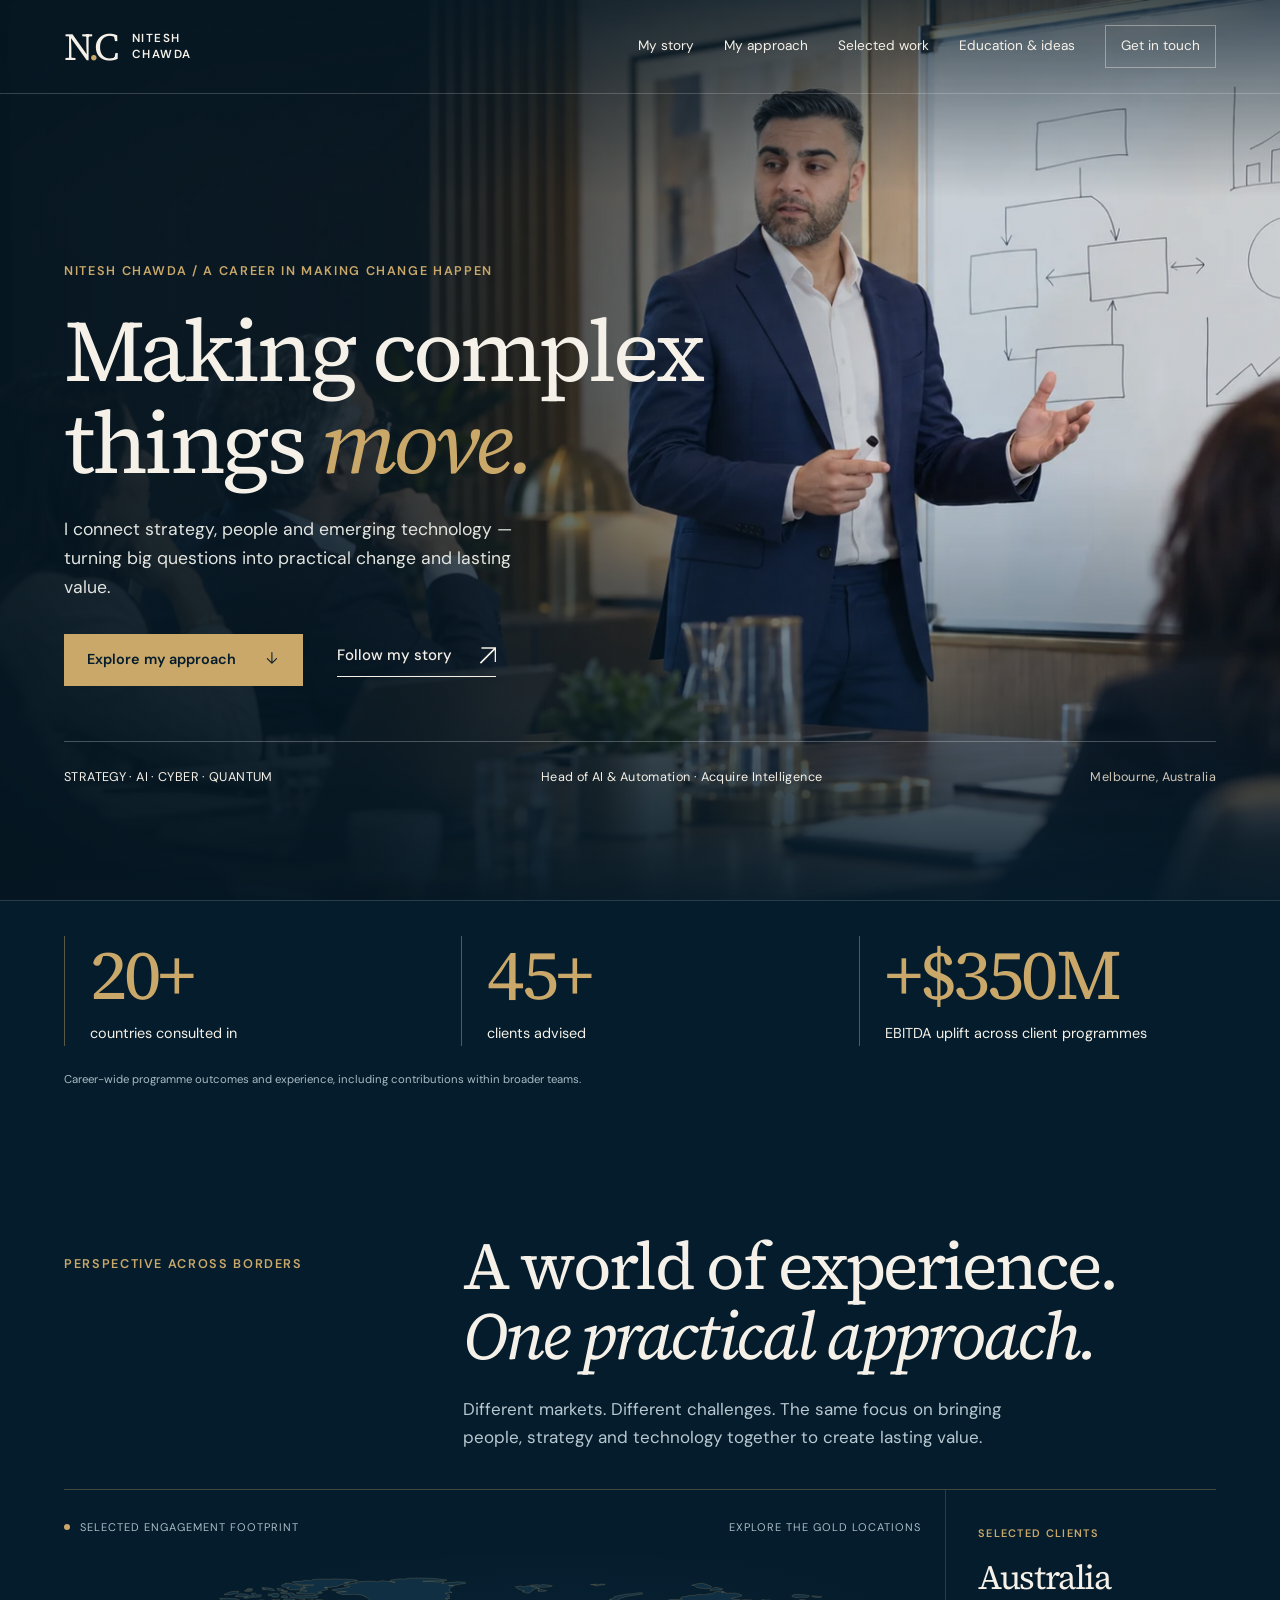
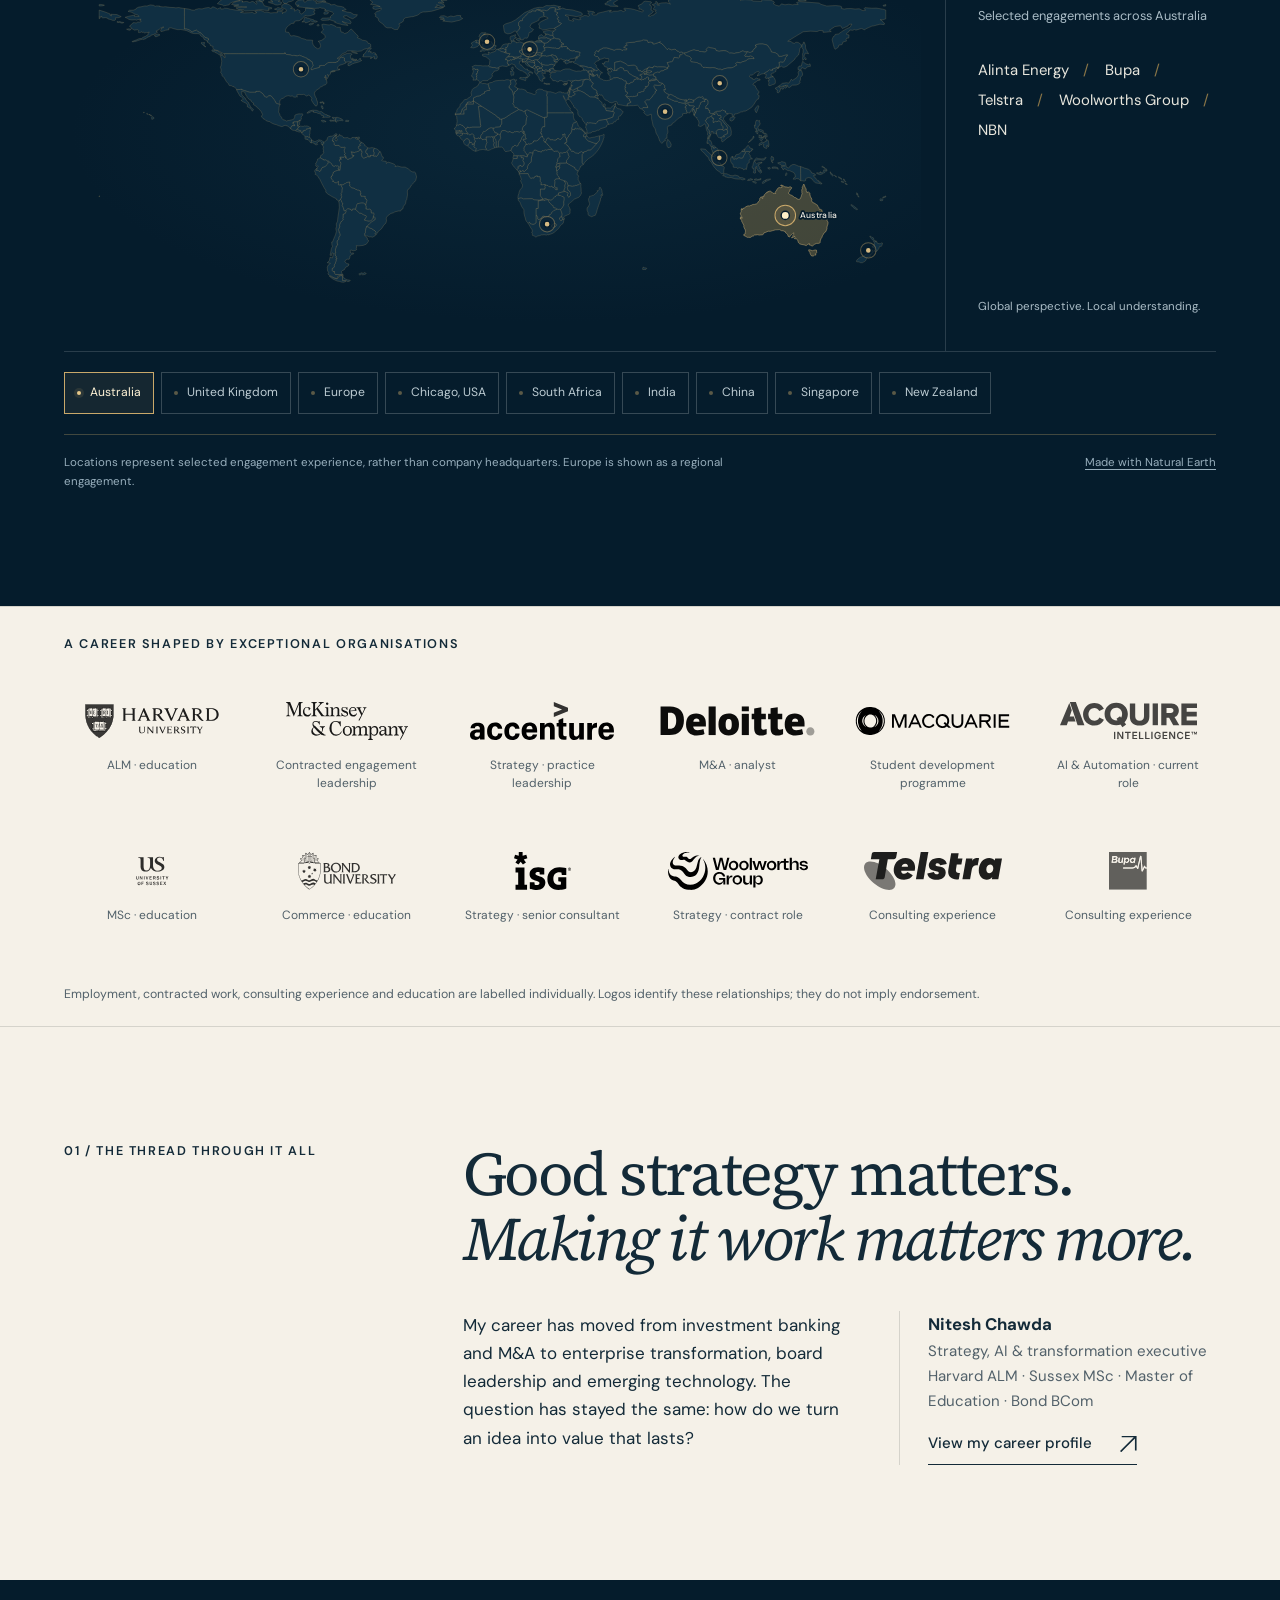
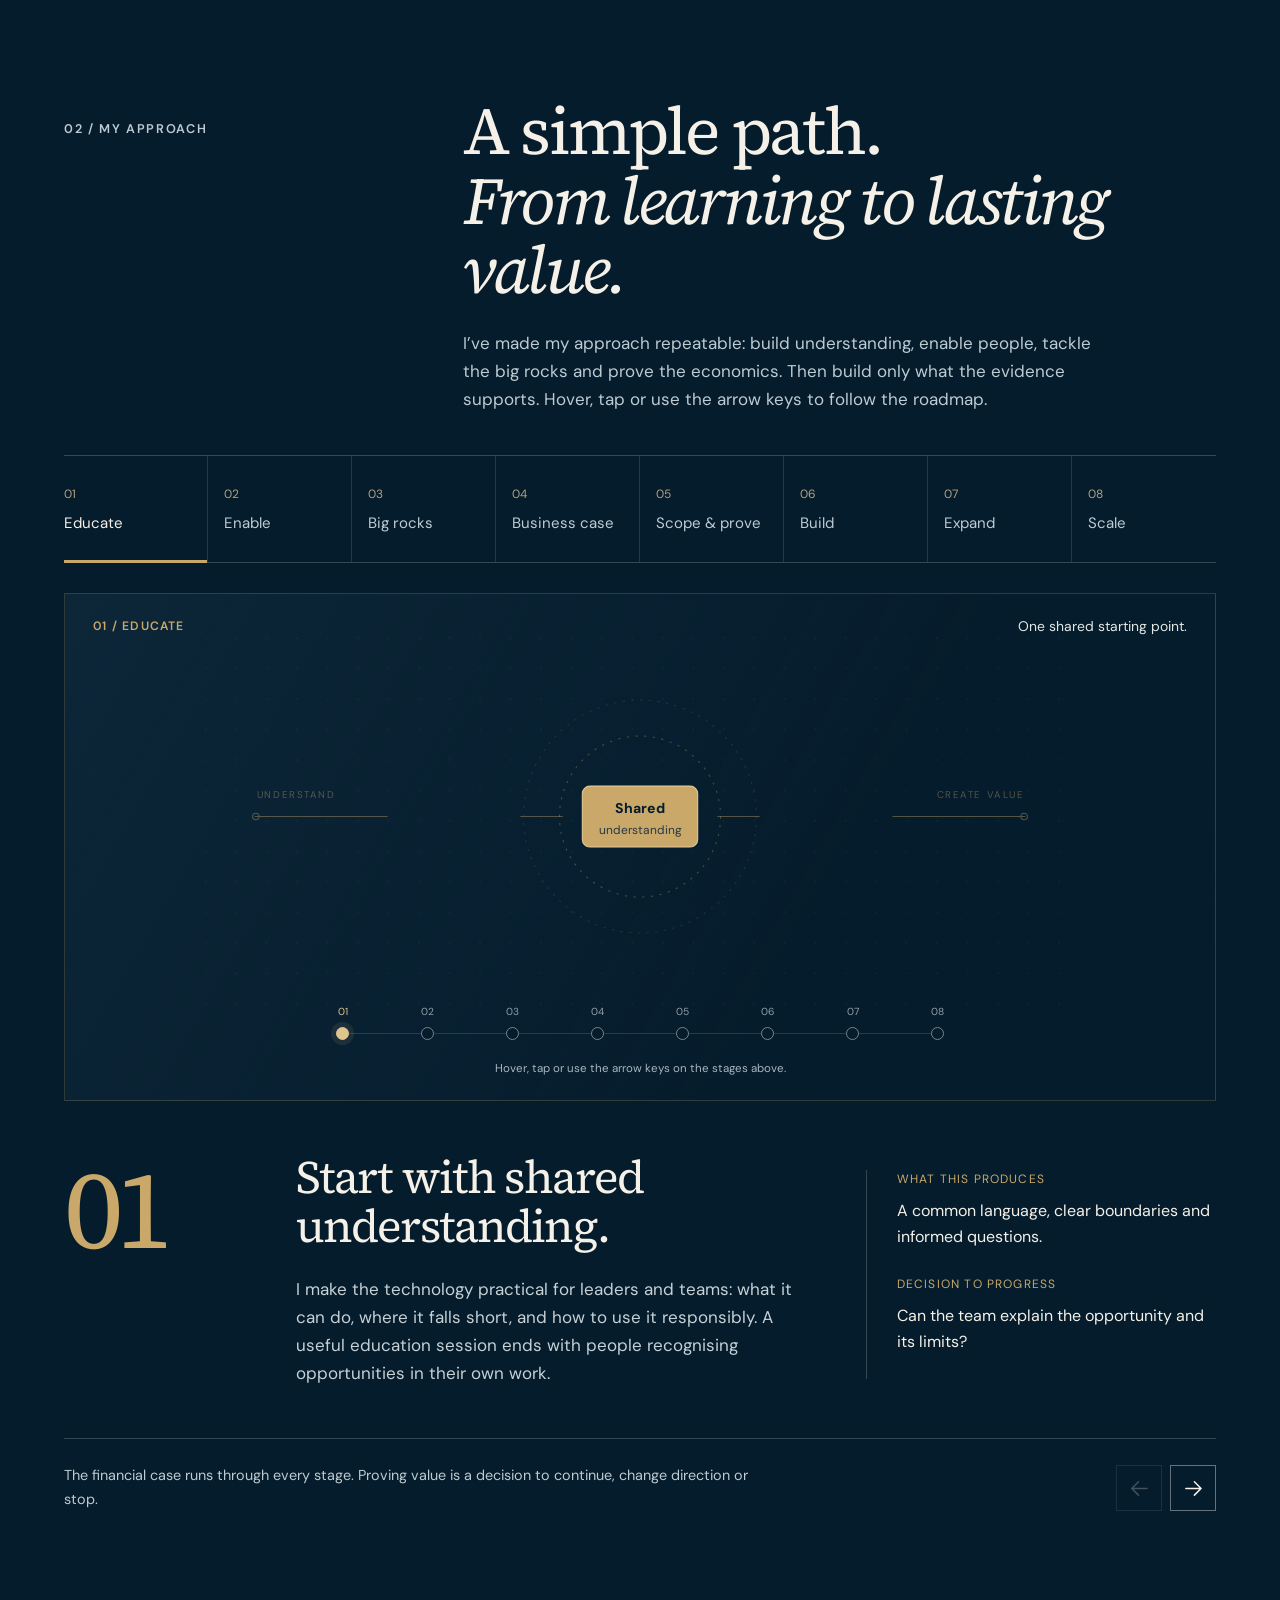
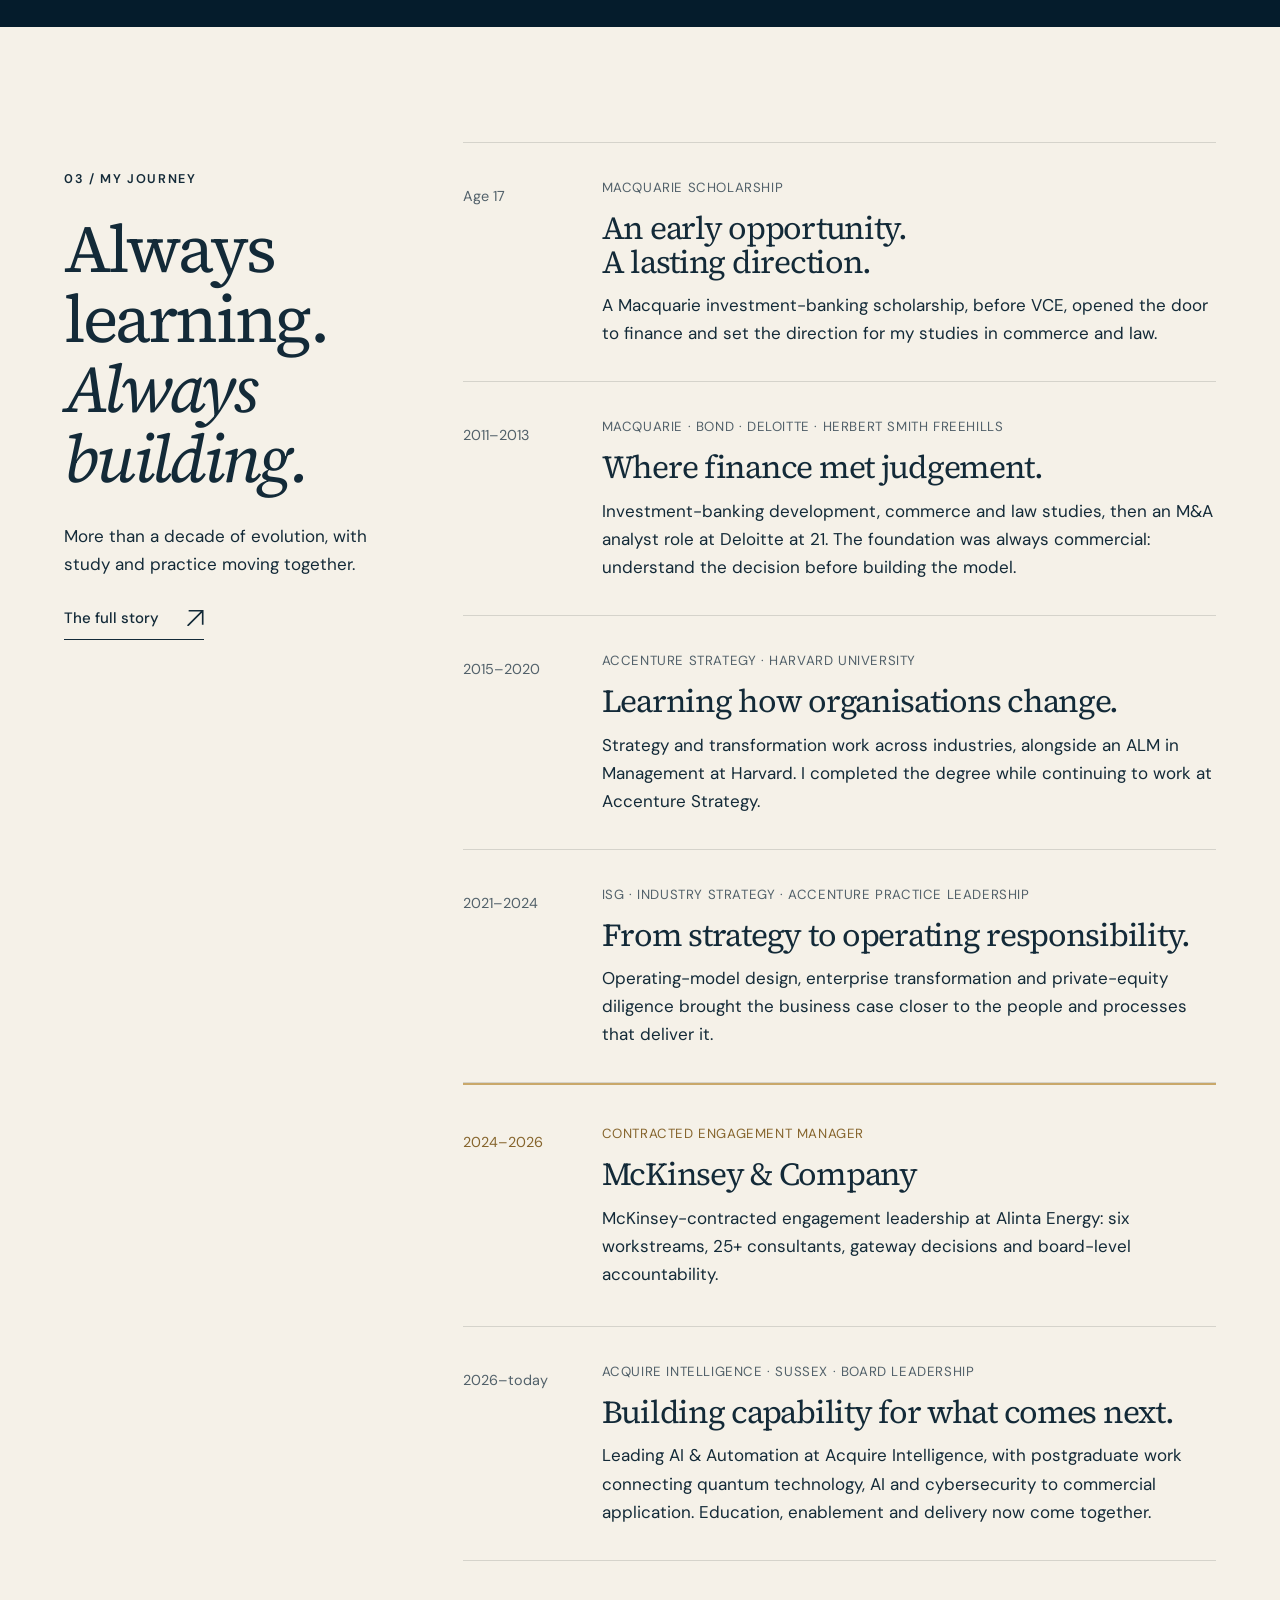
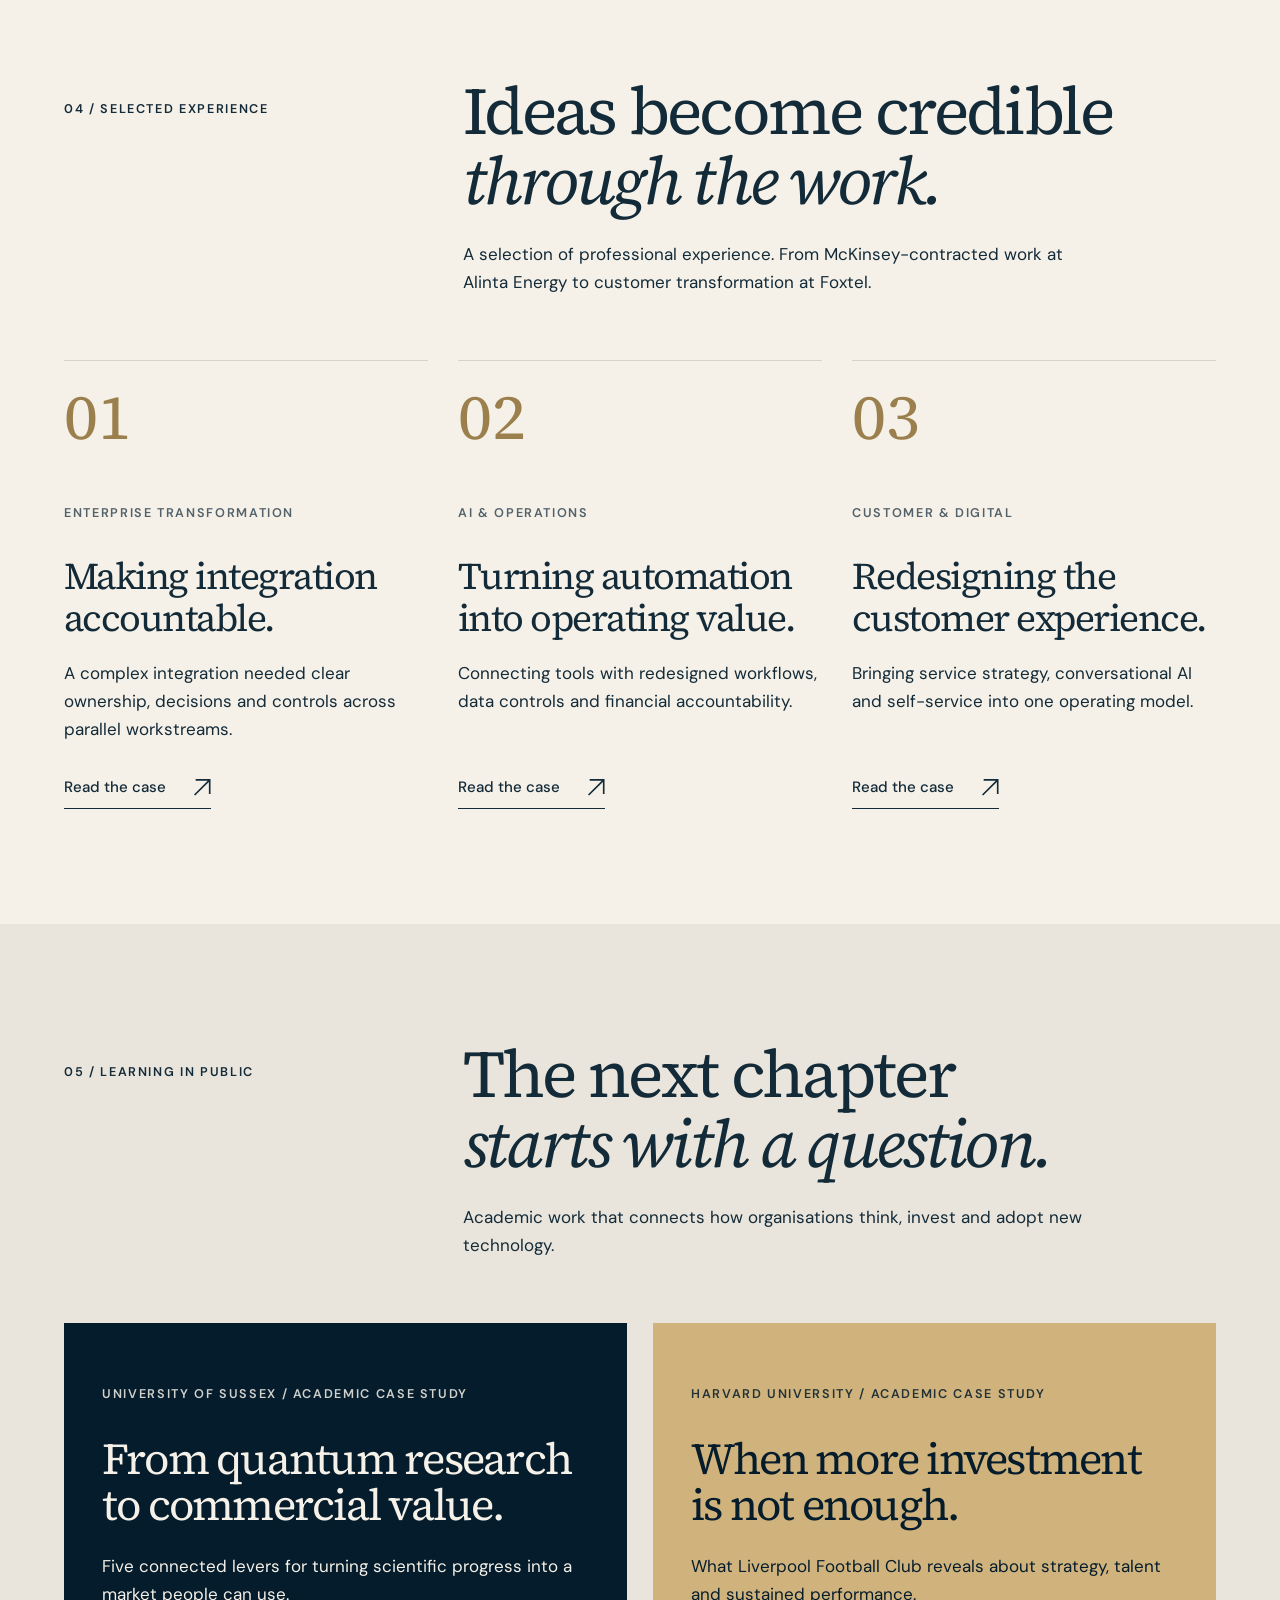
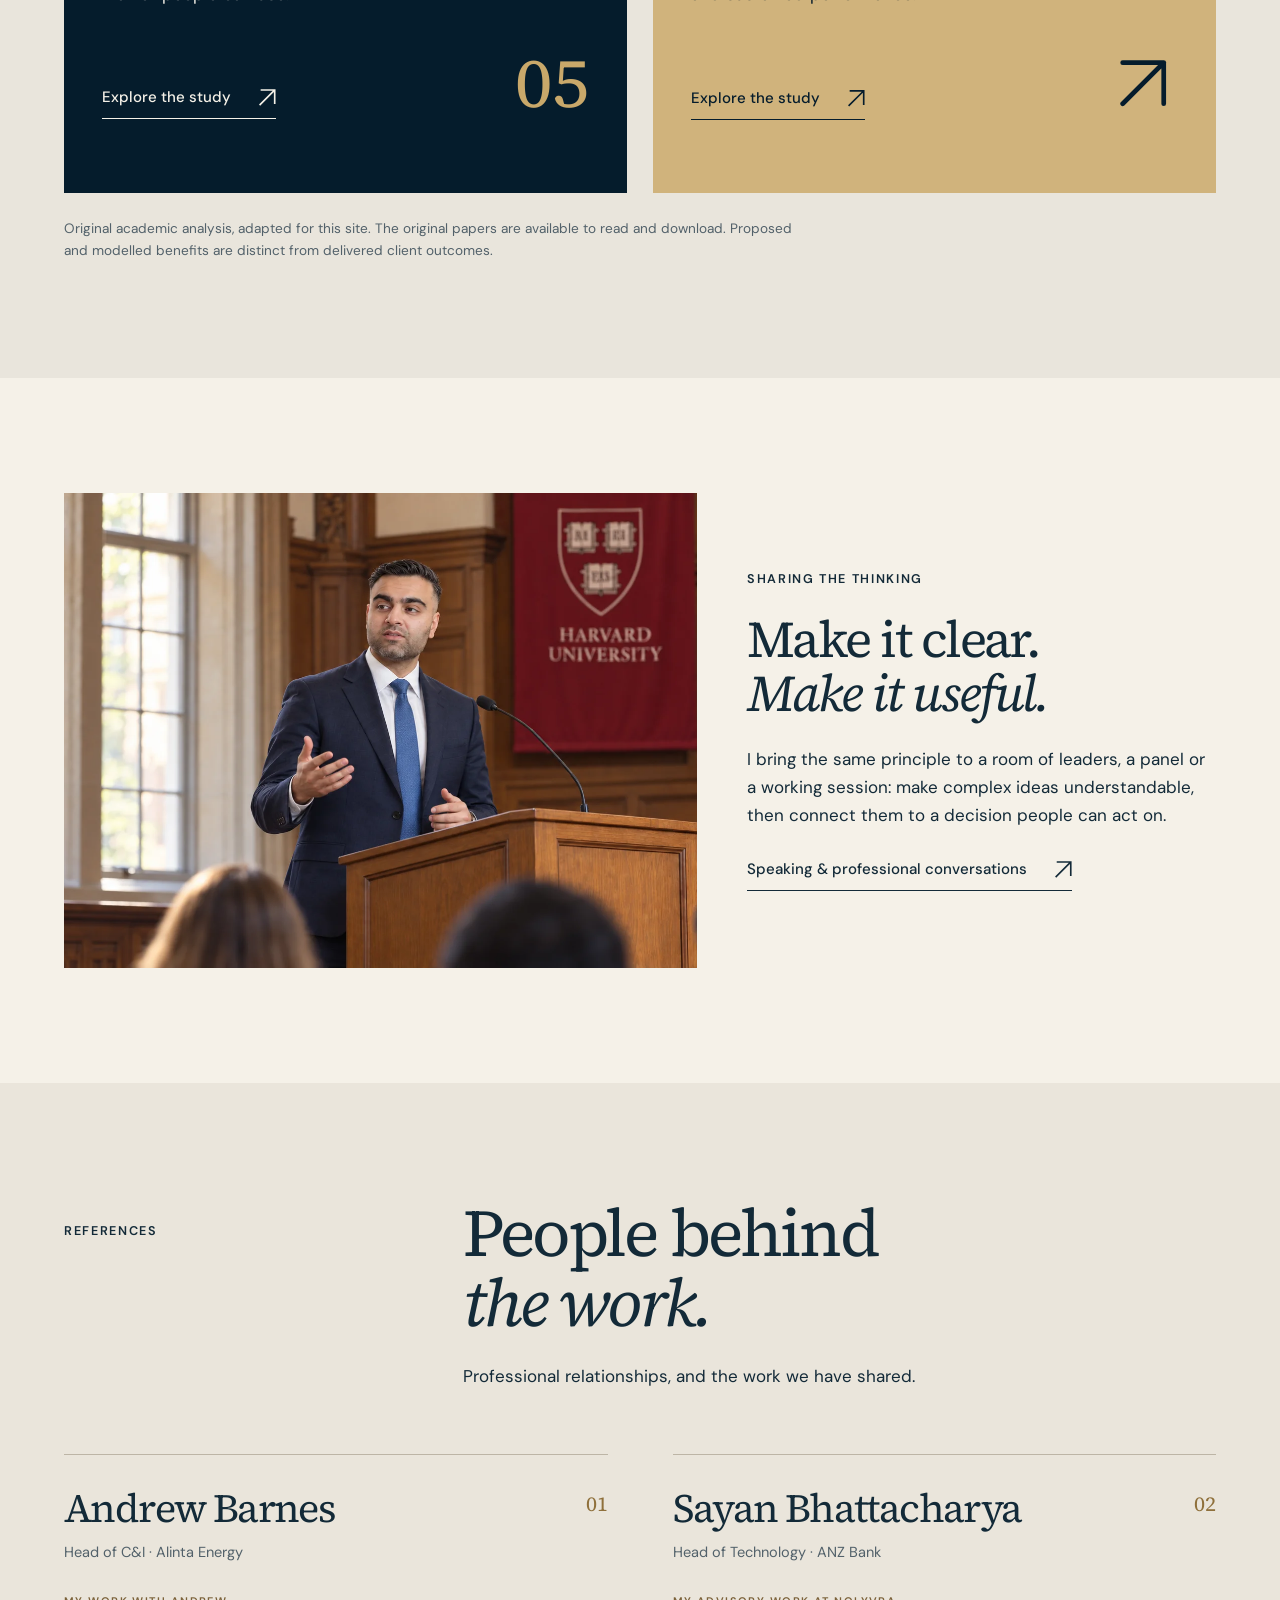
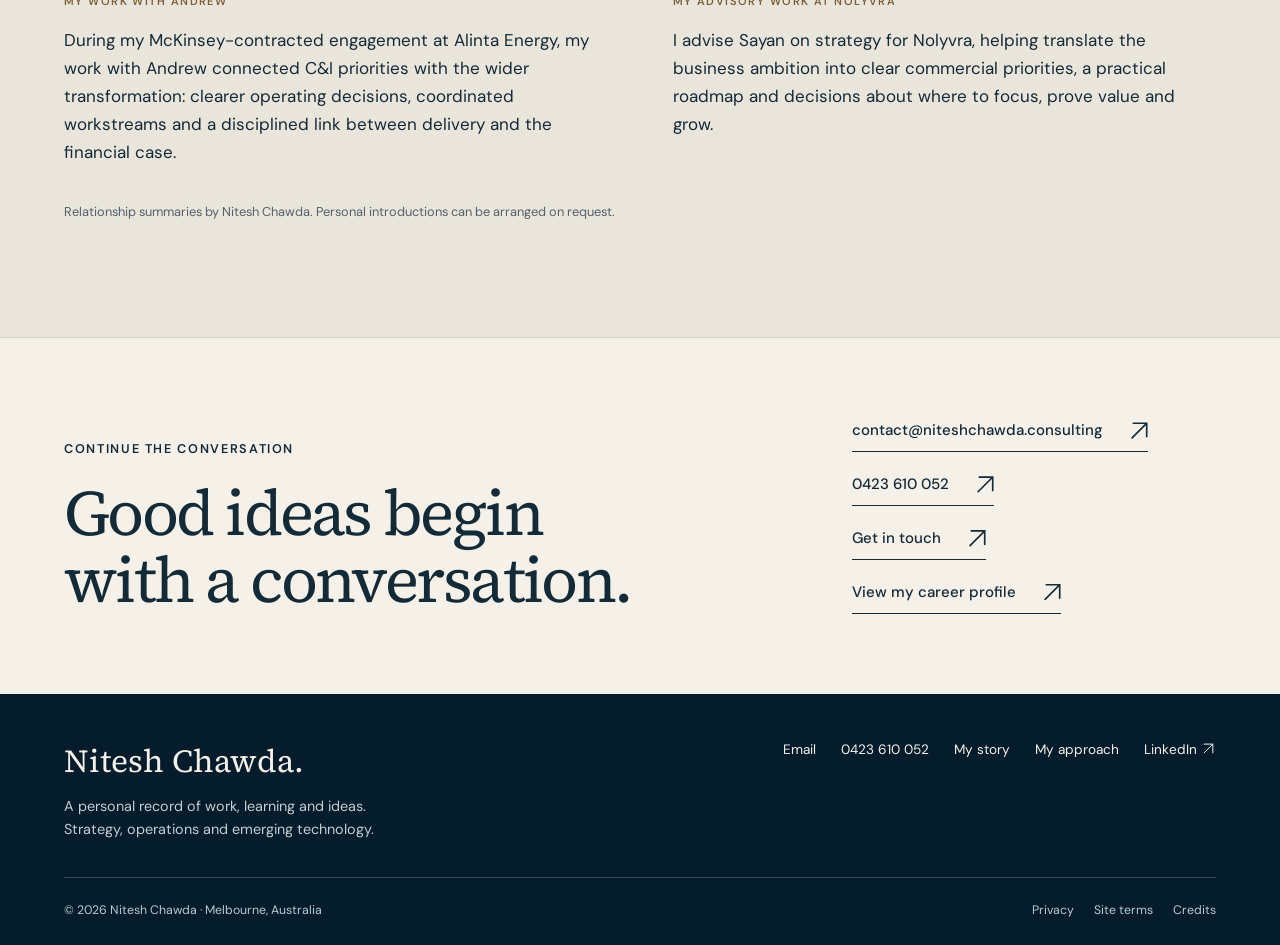
<file: index.html>
<!doctype html>
<html lang="en-AU">
<head>
<meta charset="utf-8">
<meta name="viewport" content="width=device-width, initial-scale=1"><title>Nitesh Chawda | Strategy, AI &amp; Transformation | Melbourne</title>
<meta name="description" content="Nitesh Chawda’s personal career portfolio: strategy, AI and enterprise transformation in Melbourne, with selected work in cybersecurity and quantum technology.">
<meta name="theme-color" content="#051c2c">
<meta property="og:title" content="Nitesh Chawda | Strategy, AI &amp; Transformation | Melbourne">
<meta property="og:description" content="Nitesh Chawda’s personal career portfolio: strategy, AI and enterprise transformation in Melbourne, with selected work in cybersecurity and quantum technology.">
<meta property="og:type" content="website">
<meta property="og:url" content="https://niteshchawda.consulting/">
<meta property="og:image" content="https://niteshchawda.consulting/assets/hero.jpg">
<link rel="canonical" href="https://niteshchawda.consulting/">
<link rel="icon" href="assets/favicon.svg" type="image/svg+xml">
<link rel="preload" href="assets/fonts/source-serif-4-normal-latin-v15.woff2" as="font" type="font/woff2" crossorigin>
<link rel="preload" href="assets/fonts/source-serif-4-italic-latin-v15.woff2" as="font" type="font/woff2" crossorigin>
<link rel="stylesheet" href="assets/fonts.min.css?v=20261002b">
<link rel="stylesheet" href="assets/portfolio.min.css?v=20261002a">
<link rel="stylesheet" href="assets/enhancements.min.css?v=20261002a">
<link rel="stylesheet" href="assets/roadmap.min.css?v=20261002a">
<link rel="stylesheet" href="assets/global-map.min.css?v=20261002a">
<script src="assets/roadmap.min.js?v=20261002a" defer></script>
<script src="assets/portfolio.min.js?v=20261002a" defer></script>
<script src="assets/enhancements.min.js?v=20261002a" defer></script>
<script src="assets/global-map.min.js?v=20261002a" defer></script>
<script type="application/ld+json">{"@context": "https://schema.org", "@type": "ProfilePage", "url": "https://niteshchawda.consulting/", "mainEntity": {"@type": "Person", "name": "Nitesh Chawda", "email": "contact@niteshchawda.consulting", "telephone": "+61423610052", "url": "https://niteshchawda.consulting/", "jobTitle": "Head of AI & Automation Practice", "worksFor": {"@type": "Organization", "name": "Acquire Intelligence"}, "sameAs": ["https://www.linkedin.com/in/nitesh-chawda-strategy-director/"], "alumniOf": [{"@type": "CollegeOrUniversity", "name": "Bond University"}, {"@type": "CollegeOrUniversity", "name": "Harvard University"}, {"@type": "CollegeOrUniversity", "name": "University of Sussex"}]}}</script>
</head>
<body><a class="skip" href="#main">Skip to content</a>
<header class="header">
<div class="wrap"><a class="brand" href="./" aria-label="Nitesh Chawda — home"><span class="brand-monogram">N<i>.</i>C</span><span class="brand-name">NITESH<br>CHAWDA</span></a><button class="menu-toggle" type="button" aria-expanded="false" aria-controls="primary-nav">Menu</button>
<nav class="nav" id="primary-nav" aria-label="Main navigation"><a href="about.html">My story</a><a href="services.html">My approach</a><a href="engagements.html">Selected work</a><a href="insights.html">Education & ideas</a><a href="contact.html" class="nav-contact">Get in touch</a>
</nav>
</div>
</header>
<main id="main">
<section class="hero hero-welcome"><img class="welcome-image" src="assets/photos/workshop.webp?v=20260925c" alt="Nitesh Chawda beside a strategy whiteboard" width="1672" height="941" fetchpriority="high">
<div class="wrap">
<div class="hero-copy">
<p class="eyebrow gold">Nitesh Chawda / A career in making change happen
</p>
<h1>Making complex<br>things <em class="gold">move.</em>
</h1>
<p class="intro">I connect strategy, people and emerging technology — turning big questions into practical change and lasting value.
</p>
<div class="hero-links"><a class="button-link" href="#method">Explore my approach <span aria-hidden="true"><svg class="ui-icon" viewBox="0 0 24 24" width="24" height="24" fill="none" stroke="currentColor" stroke-width="1.6" stroke-linecap="round" stroke-linejoin="round" aria-hidden="true" focusable="false"><path d="M12 4v16m-7-7 7 7 7-7"/></svg></span></a><a class="text-link" href="about.html">Follow my story</a>
</div>
</div>
<div class="hero-bottom"><span>STRATEGY · AI · CYBER · QUANTUM</span><span>Head of AI & Automation · Acquire Intelligence</span><span>Melbourne, Australia</span>
</div>
</div>
</section>
<section class="impact-strip" aria-label="Career impact">
<div class="wrap impact-grid">
<div><strong data-count="20" data-suffix="+">20+</strong><span>countries consulted in</span>
</div>
<div><strong data-count="45" data-suffix="+">45+</strong><span>clients advised</span>
</div>
<div><strong data-count="350" data-prefix="+$" data-suffix="M">+$350M</strong><span>EBITDA uplift across client programmes</span>
</div>
</div>
<p class="wrap impact-note">Career-wide programme outcomes and experience, including contributions within broader teams.
</p>
</section>
<section class="section global-experience" id="global-experience" aria-labelledby="global-experience-heading" data-global-map>
<div class="wrap">
<div class="section-head">
<p class="eyebrow gold">Perspective across borders
</p>
<div>
<h2 id="global-experience-heading">A world of experience.<br><em>One practical approach.</em>
</h2>
<p>Different markets. Different challenges. The same focus on bringing people, strategy and technology together to create lasting value.
</p>
</div>
</div>
<div class="global-map-shell">
<div class="global-map-layout">
<div class="global-map-visual">
<div class="global-map-caption"><span>Selected engagement footprint</span><span>Explore the gold locations</span>
</div>
<div class="global-map-stage" data-map-stage>
            <img src="assets/maps/world-outline.svg" alt="World map showing the continents" width="1000" height="430" loading="lazy">
</div>
</div>
<div class="global-map-detail" data-map-detail aria-live="polite" aria-atomic="true">
<p class="eyebrow">Selected clients
</p>
<h3 data-map-region-name>Australia
</h3>
<p class="global-map-region-note" data-map-region-note>Selected engagements across Australia
</p>
<ul class="global-map-clients" data-map-clients>
<li>Alinta Energy
</li>
<li>Bupa
</li>
<li>Telstra
</li>
<li>Woolworths Group
</li>
<li>NBN
</li>
</ul>
<p class="global-map-detail-footer">Global perspective. Local understanding.
</p>
</div>
</div>
<div class="global-map-navigation" role="group" aria-label="Explore client experience by location">
        <button class="global-map-region" type="button" data-map-region="australia" aria-pressed="true">Australia</button>
        <button class="global-map-region" type="button" data-map-region="uk" aria-pressed="false">United Kingdom</button>
        <button class="global-map-region" type="button" data-map-region="europe" aria-pressed="false">Europe</button>
        <button class="global-map-region" type="button" data-map-region="chicago" aria-pressed="false">Chicago, USA</button>
        <button class="global-map-region" type="button" data-map-region="south-africa" aria-pressed="false">South Africa</button>
        <button class="global-map-region" type="button" data-map-region="india" aria-pressed="false">India</button>
        <button class="global-map-region" type="button" data-map-region="china" aria-pressed="false">China</button>
        <button class="global-map-region" type="button" data-map-region="singapore" aria-pressed="false">Singapore</button>
        <button class="global-map-region" type="button" data-map-region="new-zealand" aria-pressed="false">New Zealand</button>
</div>
</div>
<div class="global-map-footnote">
<p>Locations represent selected engagement experience, rather than company headquarters. Europe is shown as a regional engagement.
</p>
      <a href="https://www.naturalearthdata.com/" target="_blank" rel="noopener">Made with Natural Earth</a>
</div>
<div class="global-map-fallback">
<ul>
<li><strong>Australia</strong>Alinta Energy, Bupa, Telstra, Woolworths Group, NBN
</li>
<li><strong>United Kingdom</strong>Barclays
</li>
<li><strong>Europe</strong>Lenovo
</li>
<li><strong>Chicago, USA</strong>Willis Towers Watson
</li>
<li><strong>South Africa</strong>Edcon
</li>
<li><strong>India</strong>Unilever
</li>
<li><strong>China</strong>Motorola
</li>
<li><strong>Singapore</strong>Singtel
</li>
<li><strong>New Zealand</strong>Vector Limited
</li>
</ul>
</div>
</div>
</section>
<section class="affiliations" aria-label="Organisations in my career and education">
<div class="wrap affiliation-heading">
<p class="eyebrow">A career shaped by exceptional organisations
</p>
</div>
<div class="wrap logo-window">
<div class="logo-track">
<div class="logo-set">
<div class="logo-item"><img src="assets/logos/harvard.svg" alt="Harvard University" width="155" height="38" loading="lazy"><small>ALM · education</small>
</div>
<div class="logo-item"><img src="assets/logos/mckinsey.svg" alt="McKinsey &amp; Company" width="155" height="38" loading="lazy"><small>Contracted engagement leadership</small>
</div>
<div class="logo-item"><img src="assets/logos/accenture.svg" alt="Accenture" width="155" height="38" loading="lazy"><small>Strategy · practice leadership</small>
</div>
<div class="logo-item"><img src="assets/logos/deloitte.svg" alt="Deloitte" width="155" height="38" loading="lazy"><small>M&A · analyst</small>
</div>
<div class="logo-item"><img src="assets/logos/macquarie.svg" alt="Macquarie" width="155" height="38" loading="lazy"><small>Student development programme</small>
</div>
<div class="logo-item"><img src="assets/logos/acquire-intelligence.svg" alt="Acquire Intelligence" width="155" height="38" loading="lazy"><small>AI & Automation · current role</small>
</div>
<div class="logo-item"><img src="assets/logos/sussex.svg" alt="University of Sussex" width="155" height="38" loading="lazy"><small>MSc · education</small>
</div>
<div class="logo-item"><img src="assets/logos/bond.svg" alt="Bond University" width="155" height="38" loading="lazy"><small>Commerce · education</small>
</div>
<div class="logo-item"><img class="light-logo" src="assets/logos/isg-white.svg" alt="Information Services Group" width="155" height="38" loading="lazy"><small>Strategy · senior consultant</small>
</div>
<div class="logo-item"><img class="light-logo" src="assets/logos/woolworths-group-white.svg" alt="Woolworths Group" width="155" height="38" loading="lazy"><small>Strategy · contract role</small>
</div>
<div class="logo-item"><img src="assets/logos/telstra.svg" alt="Telstra" width="155" height="38" loading="lazy"><small>Consulting experience</small>
</div>
<div class="logo-item"><img src="assets/logos/bupa.svg" alt="Bupa" width="155" height="38" loading="lazy"><small>Consulting experience</small>
</div>
</div>
</div>
</div>
<div class="wrap">
<p class="affiliation-note">Employment, contracted work, consulting experience and education are labelled individually. Logos identify these relationships; they do not imply endorsement.
</p>
</div>
</section>
<section class="section">
<div class="wrap intro-grid">
<p class="eyebrow">01 / The thread through it all
</p>
<div>
<h2 class="intro-statement">Good strategy matters.<br><em>Making it work matters more.</em>
</h2>
<div class="intro-description">
<p>My career has moved from investment banking and M&A to enterprise transformation, board leadership and emerging technology. The question has stayed the same: how do we turn an idea into value that lasts?
</p>
<div class="mini-profile"><strong>Nitesh Chawda</strong><span>Strategy, AI & transformation executive</span><span>Harvard ALM · Sussex MSc · Master of Education · Bond BCom</span><a class="text-link" href="profile.html">View my career profile</a>
</div>
</div>
</div>
</div>
</section>
<section class="section dark method" id="method" data-method>
<div class="wrap">
<div class="section-head">
<p class="eyebrow gold">02 / My approach
</p>
<div>
<h2>A simple path.<br><em>From learning to lasting value.</em>
</h2>
<p>I’ve made my approach repeatable: build understanding, enable people, tackle the big rocks and prove the economics. Then build only what the evidence supports. Hover, tap or use the arrow keys to follow the roadmap.
</p>
</div>
</div>
<div class="method-tabs js-only" role="tablist" aria-label="Explore the eight stages of my approach"><button type="button" class="method-tab" role="tab" id="step-1" aria-controls="method-panel" aria-selected="true" tabindex="0"><span>01</span>Educate</button><button type="button" class="method-tab" role="tab" id="step-2" aria-controls="method-panel" aria-selected="false" tabindex="-1"><span>02</span>Enable</button><button type="button" class="method-tab" role="tab" id="step-3" aria-controls="method-panel" aria-selected="false" tabindex="-1"><span>03</span>Big rocks</button><button type="button" class="method-tab" role="tab" id="step-4" aria-controls="method-panel" aria-selected="false" tabindex="-1"><span>04</span>Business case</button><button type="button" class="method-tab" role="tab" id="step-5" aria-controls="method-panel" aria-selected="false" tabindex="-1"><span>05</span>Scope & prove</button><button type="button" class="method-tab" role="tab" id="step-6" aria-controls="method-panel" aria-selected="false" tabindex="-1"><span>06</span>Build</button><button type="button" class="method-tab" role="tab" id="step-7" aria-controls="method-panel" aria-selected="false" tabindex="-1"><span>07</span>Expand</button><button type="button" class="method-tab" role="tab" id="step-8" aria-controls="method-panel" aria-selected="false" tabindex="-1"><span>08</span>Scale</button>
</div>
<figure class="roadmap js-only" data-roadmap aria-label="How my approach develops from learning to scale">
</figure>
<div class="method-panel js-only" id="method-panel" role="tabpanel" aria-labelledby="step-1" tabindex="0">
<div class="method-number" data-number>01
</div>
<div>
<h3 data-title>Start with shared understanding.
</h3>
<p class="method-description" data-description>
</p>
</div>
<dl class="method-proof">
<dt>What this produces
</dt>
<dd data-output>
</dd>
<dt>Decision to progress
</dt>
<dd data-gate>
</dd>
</dl>
</div>
<div class="fallback-method">
<article>
<p class="eyebrow gold">01 / Educate
</p>
<h3>Start with shared understanding.
</h3>
<p>Give leaders and teams a practical understanding of the technology, its possibilities and its limits.
</p>
</article>
<article>
<p class="eyebrow gold">02 / Enable
</p>
<h3>Turn learning into everyday capability.
</h3>
<p>Connect the learning to real roles, tools, workflows and safe-use guidance.
</p>
</article>
<article>
<p class="eyebrow gold">03 / Big rocks
</p>
<h3>Find the big rocks. Break them down.
</h3>
<p>Identify the constraints that matter, then turn each into smaller, testable opportunities.
</p>
</article>
<article>
<p class="eyebrow gold">04 / Business case
</p>
<h3>Make every idea earn its investment.
</h3>
<p>Test full costs, adoption, risk, time to value and sustained returns before committing.
</p>
</article>
<article>
<p class="eyebrow gold">05 / Scope & prove
</p>
<h3>Choose a boundary. Prove the value.
</h3>
<p>Select one area and test feasibility, adoption and economics against a clear baseline.
</p>
</article>
<article>
<p class="eyebrow gold">06 / Build
</p>
<h3>Build something people can depend on.
</h3>
<p>Combine the working solution with its controls, support and operating model.
</p>
</article>
<article>
<p class="eyebrow gold">07 / Expand
</p>
<h3>Extend what the evidence supports.
</h3>
<p>Take proven components into adjacent teams, checking the value in each new context.
</p>
</article>
<article>
<p class="eyebrow gold">08 / Scale
</p>
<h3>Make the value last.
</h3>
<p>Embed ownership, governance and benefits tracking so the returns endure.
</p>
</article>
</div>
<div class="method-footer">
<p>The financial case runs through every stage. Proving value is a decision to continue, change direction or stop.
</p>
<div class="method-controls js-only"><button type="button" data-prev aria-label="Previous stage"><svg class="ui-icon" viewBox="0 0 24 24" width="24" height="24" fill="none" stroke="currentColor" stroke-width="1.6" stroke-linecap="round" stroke-linejoin="round" aria-hidden="true" focusable="false"><path d="M20 12H4m7-7-7 7 7 7"/></svg></button><button type="button" data-next aria-label="Next stage"><svg class="ui-icon" viewBox="0 0 24 24" width="24" height="24" fill="none" stroke="currentColor" stroke-width="1.6" stroke-linecap="round" stroke-linejoin="round" aria-hidden="true" focusable="false"><path d="M4 12h16m-7-7 7 7-7 7"/></svg></button>
</div>
</div>
</div>
</section>
<section class="section" id="journey">
<div class="wrap">
<div class="journey-grid">
<div class="journey-aside">
<p class="eyebrow">03 / My journey
</p>
<h2 style="margin-top:25px">Always learning.<br><em>Always building.</em>
</h2>
<p>More than a decade of evolution, with study and practice moving together.
</p><a class="text-link" href="about.html">The full story</a>
</div>
<div class="timeline">
<article class="timeline-item ">
<div class="timeline-date">Age 17
</div>
<div>
<p class="role">Macquarie scholarship
</p>
<h3>An early opportunity.<br>A lasting direction.
</h3>
<p>A Macquarie investment-banking scholarship, before VCE, opened the door to finance and set the direction for my studies in commerce and law.
</p>
</div>
</article>
<article class="timeline-item ">
<div class="timeline-date">2011–2013
</div>
<div>
<p class="role">Macquarie · Bond · Deloitte · Herbert Smith Freehills
</p>
<h3>Where finance met judgement.
</h3>
<p>Investment-banking development, commerce and law studies, then an M&A analyst role at Deloitte at 21. The foundation was always commercial: understand the decision before building the model.
</p>
</div>
</article>
<article class="timeline-item ">
<div class="timeline-date">2015–2020
</div>
<div>
<p class="role">Accenture Strategy · Harvard University
</p>
<h3>Learning how organisations change.
</h3>
<p>Strategy and transformation work across industries, alongside an ALM in Management at Harvard. I completed the degree while continuing to work at Accenture Strategy.
</p>
</div>
</article>
<article class="timeline-item ">
<div class="timeline-date">2021–2024
</div>
<div>
<p class="role">ISG · Industry strategy · Accenture practice leadership
</p>
<h3>From strategy to operating responsibility.
</h3>
<p>Operating-model design, enterprise transformation and private-equity diligence brought the business case closer to the people and processes that deliver it.
</p>
</div>
</article>
<article class="timeline-item featured">
<div class="timeline-date">2024–2026
</div>
<div>
<p class="role">Contracted Engagement Manager
</p>
<h3>McKinsey &amp; Company
</h3>
<p>McKinsey-contracted engagement leadership at Alinta Energy: six workstreams, 25+ consultants, gateway decisions and board-level accountability.
</p>
</div>
</article>
<article class="timeline-item ">
<div class="timeline-date">2026–today
</div>
<div>
<p class="role">Acquire Intelligence · Sussex · Board leadership
</p>
<h3>Building capability for what comes next.
</h3>
<p>Leading AI & Automation at Acquire Intelligence, with postgraduate work connecting quantum technology, AI and cybersecurity to commercial application. Education, enablement and delivery now come together.
</p>
</div>
</article>
</div>
</div>
</div>
</section>
<section class="section" style="padding-top:0">
<div class="wrap">
<div class="section-head">
<p class="eyebrow">04 / Selected experience
</p>
<div>
<h2>Ideas become credible<br><em>through the work.</em>
</h2>
<p>A selection of professional experience. From McKinsey-contracted work at Alinta Energy to customer transformation at Foxtel.
</p>
</div>
</div>
<div class="work-grid">
<article class="work-card"><span class="case-number">01</span>
<p class="eyebrow">Enterprise transformation
</p>
<h3>Making integration accountable.
</h3>
<p>A complex integration needed clear ownership, decisions and controls across parallel workstreams.
</p><a class="text-link" href="engagements.html#integration">Read the case</a>
</article>
<article class="work-card"><span class="case-number">02</span>
<p class="eyebrow">AI & operations
</p>
<h3>Turning automation into operating value.
</h3>
<p>Connecting tools with redesigned workflows, data controls and financial accountability.
</p><a class="text-link" href="engagements.html#automation">Read the case</a>
</article>
<article class="work-card"><span class="case-number">03</span>
<p class="eyebrow">Customer & digital
</p>
<h3>Redesigning the customer experience.
</h3>
<p>Bringing service strategy, conversational AI and self-service into one operating model.
</p><a class="text-link" href="engagements.html#customer">Read the case</a>
</article>
</div>
</div>
</section>
<section class="section research">
<div class="wrap">
<div class="section-head">
<p class="eyebrow">05 / Learning in public
</p>
<div>
<h2>The next chapter<br><em>starts with a question.</em>
</h2>
<p>Academic work that connects how organisations think, invest and adopt new technology.
</p>
</div>
</div>
<div class="research-grid">
<article class="research-card">
<p class="eyebrow">University of Sussex / Academic case study
</p>
<h3>From quantum research<br>to commercial value.
</h3>
<p>Five connected levers for turning scientific progress into a market people can use.
</p>
<div class="research-bottom"><a class="text-link" href="quantum-commercialisation.html">Explore the study</a><span class="research-motif" aria-hidden="true">05</span>
</div>
</article>
<article class="research-card light">
<p class="eyebrow">Harvard University / Academic case study
</p>
<h3>When more investment<br>is not enough.
</h3>
<p>What Liverpool Football Club reveals about strategy, talent and sustained performance.
</p>
<div class="research-bottom"><a class="text-link" href="investment-and-performance.html">Explore the study</a><span class="research-motif" aria-hidden="true"><svg class="ui-icon" viewBox="0 0 24 24" width="24" height="24" fill="none" stroke="currentColor" stroke-width="1.6" stroke-linecap="round" stroke-linejoin="round" aria-hidden="true" focusable="false"><path d="M5 19 19 5M5 5h14v14"/></svg></span>
</div>
</article>
</div>
<p class="research-note">Original academic analysis, adapted for this site. The original papers are available to read and download. Proposed and modelled benefits are distinct from delivered client outcomes.
</p>
</div>
</section>
<section class="section speaking-section">
<div class="wrap speaking-grid">
<figure class="editorial-photo"><img src="assets/photos/lecture-portrait.webp?v=20260925f" alt="Nitesh Chawda at a lectern" width="1672" height="941" loading="lazy">
</figure>
<div>
<p class="eyebrow">Sharing the thinking
</p>
<h2>Make it clear.<br><em>Make it useful.</em>
</h2>
<p>I bring the same principle to a room of leaders, a panel or a working session: make complex ideas understandable, then connect them to a decision people can act on.
</p><a class="text-link" href="contact.html">Speaking &amp; professional conversations</a>
</div>
</div>
</section>
<section class="section references" id="references">
<div class="wrap">
<div class="section-head">
<p class="eyebrow">References
</p>
<div>
<h2>People behind<br><em>the work.</em>
</h2>
<p>Professional relationships, and the work we have shared.
</p>
</div>
</div>
<div class="reference-grid">
<article class="reference-card"><span class="reference-number">01</span>
<h3>Andrew Barnes
</h3>
<p class="reference-role">Head of C&amp;I · Alinta Energy
</p>
<p class="eyebrow">My work with Andrew
</p>
<p>During my McKinsey-contracted engagement at Alinta Energy, my work with Andrew connected C&amp;I priorities with the wider transformation: clearer operating decisions, coordinated workstreams and a disciplined link between delivery and the financial case.
</p>
</article>
<article class="reference-card"><span class="reference-number">02</span>
<h3>Sayan Bhattacharya
</h3>
<p class="reference-role">Head of Technology · ANZ Bank
</p>
<p class="eyebrow">My advisory work at Nolyvra
</p>
<p>I advise Sayan on strategy for Nolyvra, helping translate the business ambition into clear commercial priorities, a practical roadmap and decisions about where to focus, prove value and grow.
</p>
</article>
</div>
<p class="reference-note">Relationship summaries by Nitesh Chawda. Personal introductions can be arranged on request.
</p>
</div>
</section>
<section class="contact-section">
<div class="wrap contact-layout">
<div>
<p class="eyebrow">Continue the conversation
</p>
<h2 style="margin-top:20px">Good ideas begin<br>with a conversation.
</h2>
</div>
<div class="contact-links"><a class="text-link" href="mailto:contact@niteshchawda.consulting">contact@niteshchawda.consulting</a><a class="text-link" href="tel:+61423610052">0423 610 052</a><a class="text-link" href="contact.html">Get in touch</a><a class="text-link" href="profile.html">View my career profile</a>
</div>
</div>
</section>
</main>
<footer class="footer">
<div class="wrap">
<div class="footer-top">
<div><a class="footer-name" href="./">Nitesh Chawda.</a>
<p>A personal record of work, learning and ideas.<br>Strategy, operations and emerging technology.
</p>
</div>
<div class="footer-links"><a href="mailto:contact@niteshchawda.consulting">Email</a><a href="tel:+61423610052">0423 610 052</a><a href="about.html">My story</a><a href="services.html">My approach</a><a href="https://www.linkedin.com/in/nitesh-chawda-strategy-director/" target="_blank" rel="noopener noreferrer">LinkedIn <svg class="ui-icon" viewBox="0 0 24 24" width="24" height="24" fill="none" stroke="currentColor" stroke-width="1.6" stroke-linecap="round" stroke-linejoin="round" aria-hidden="true" focusable="false"><path d="M5 19 19 5M5 5h14v14"/></svg></a>
</div>
</div>
<div class="footer-bottom"><span>© 2026 Nitesh Chawda · Melbourne, Australia</span>
<div><a href="privacy.html">Privacy</a><a href="terms.html">Site terms</a><a href="credits.html">Credits</a>
</div>
</div>
</div>
</footer>
</body>
</html>
</file>
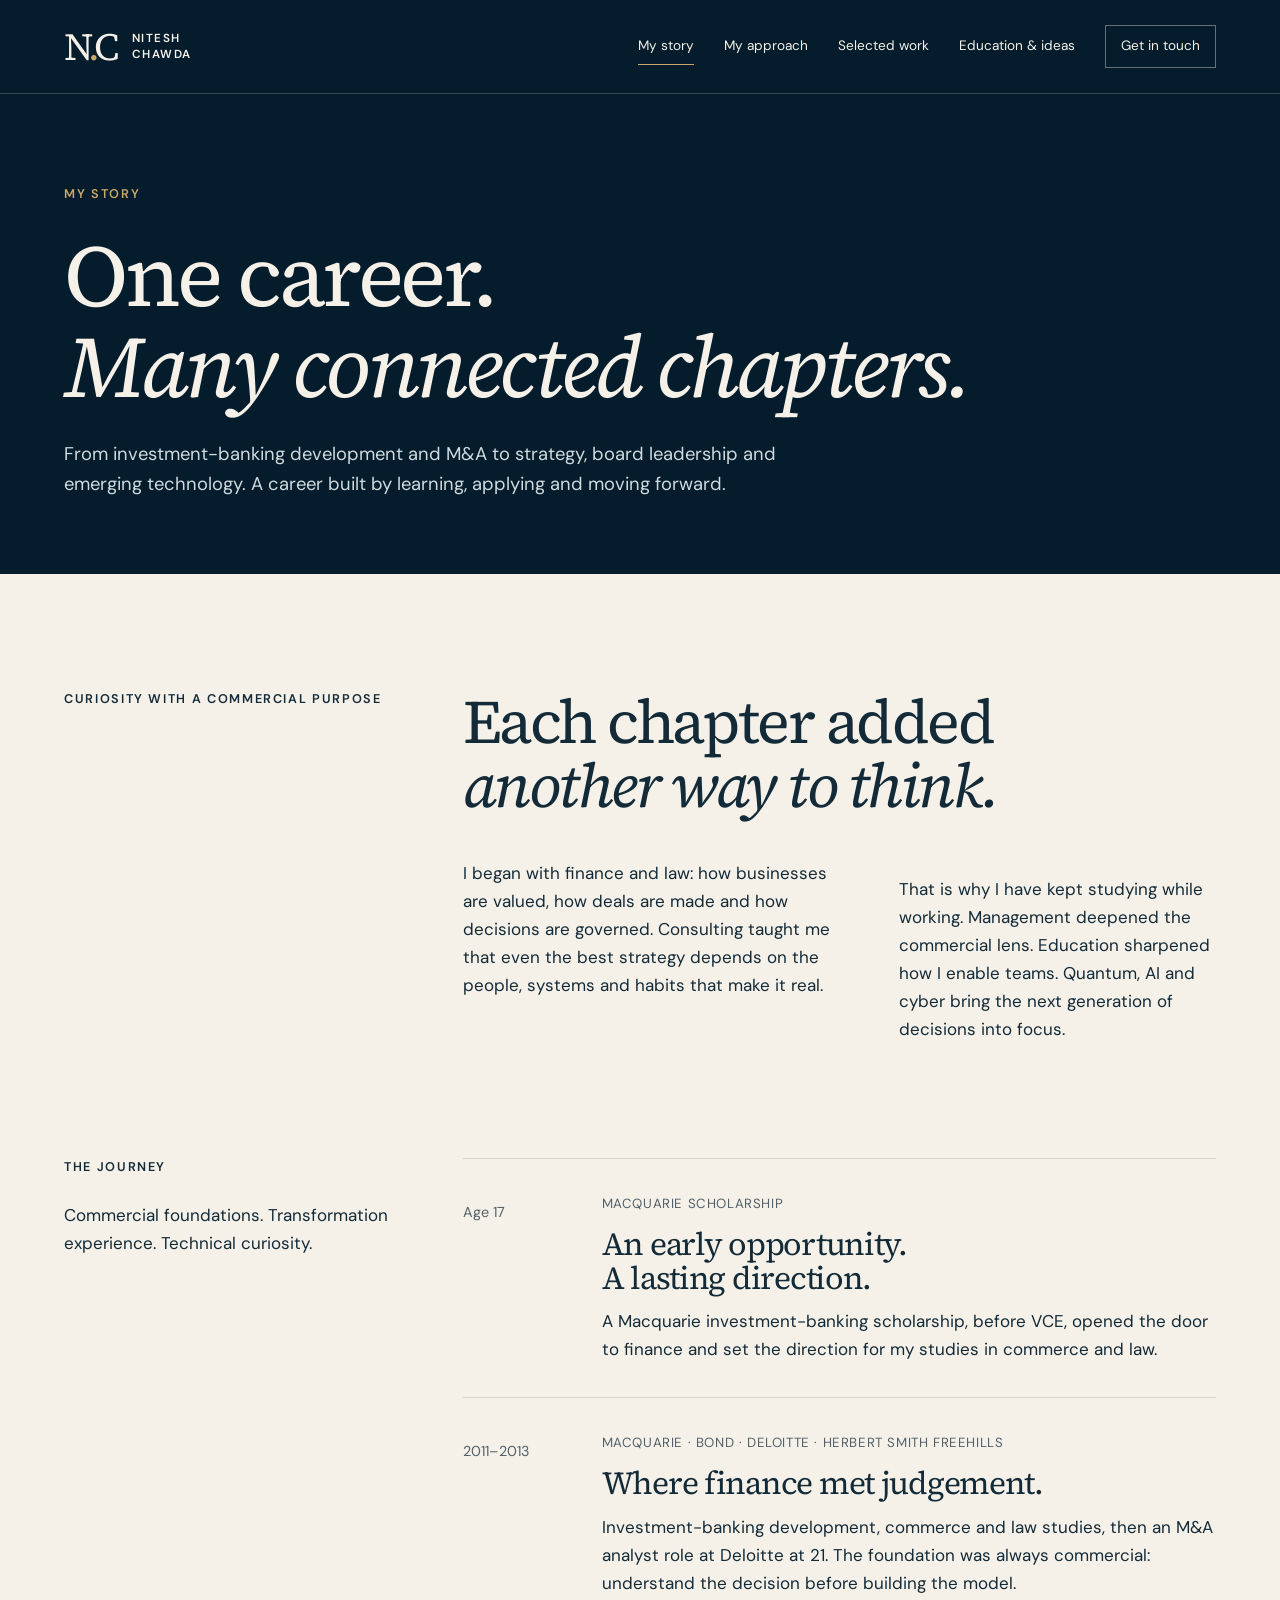
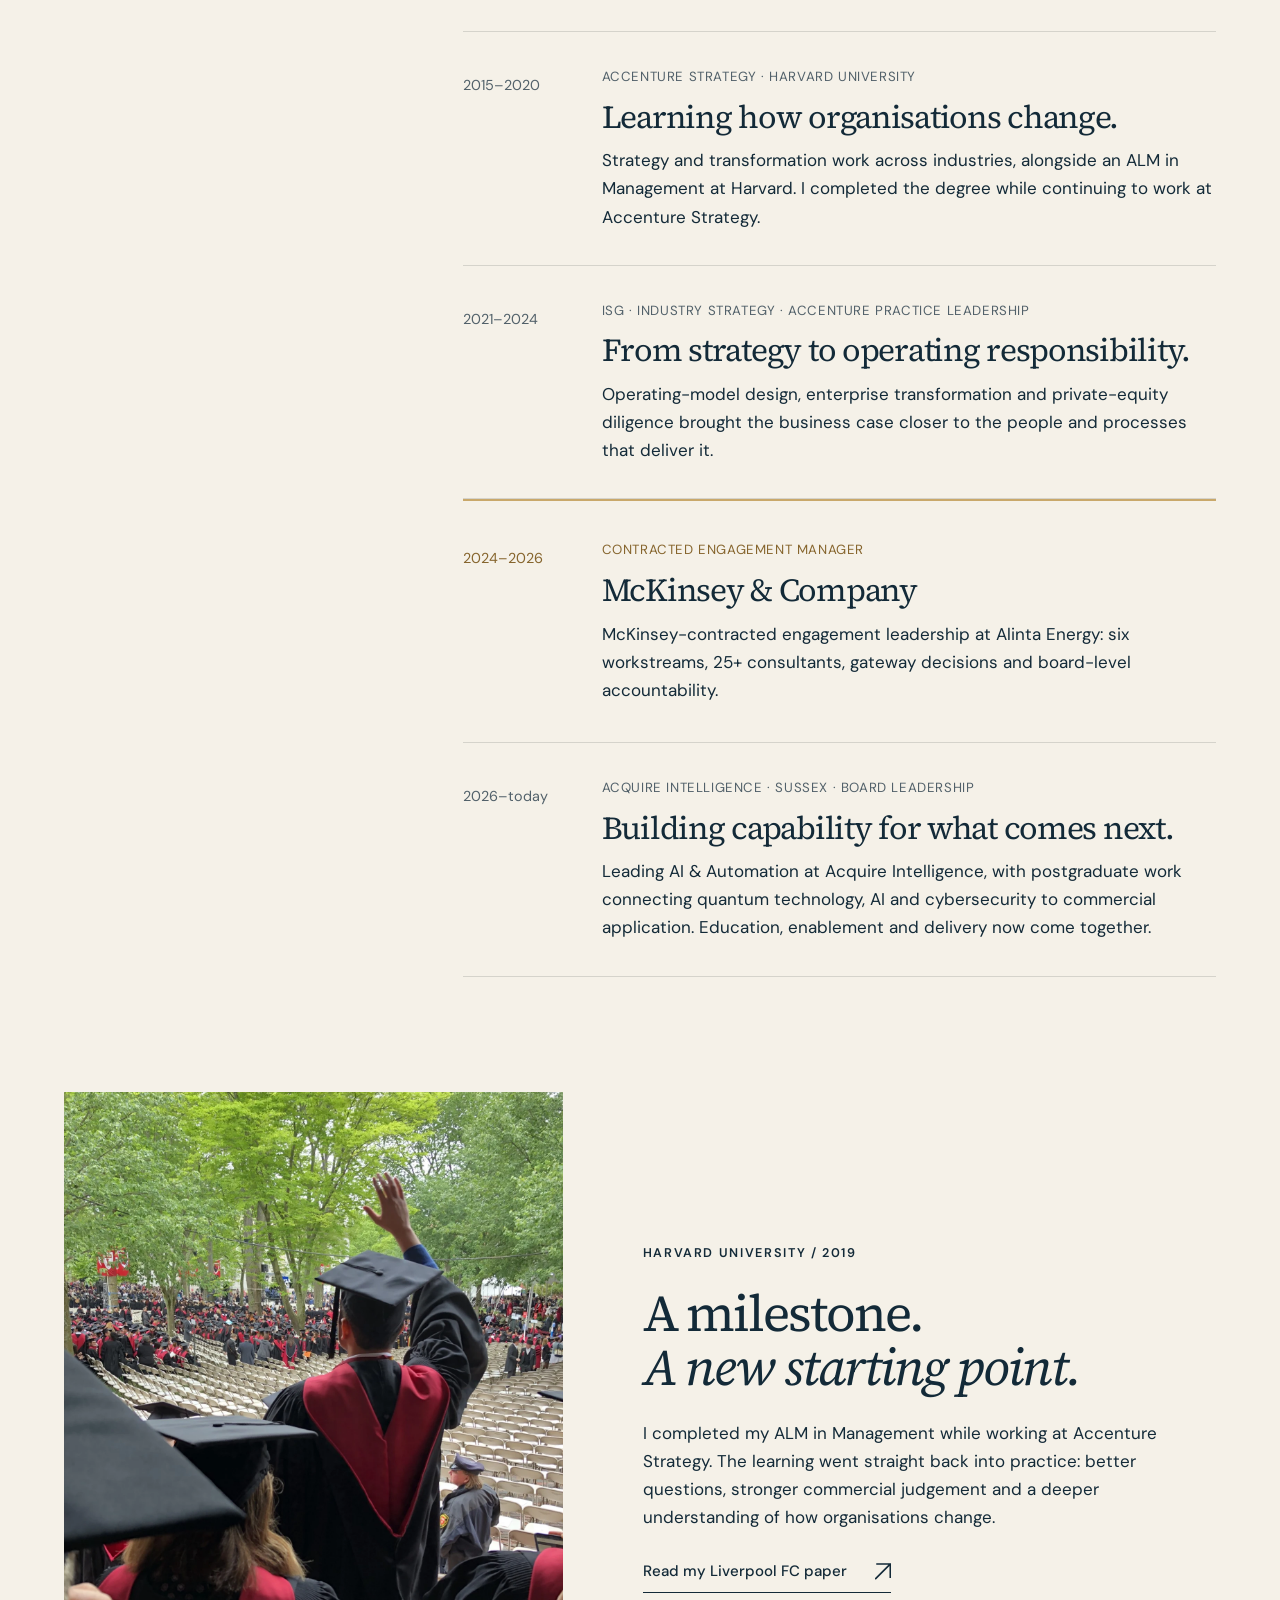
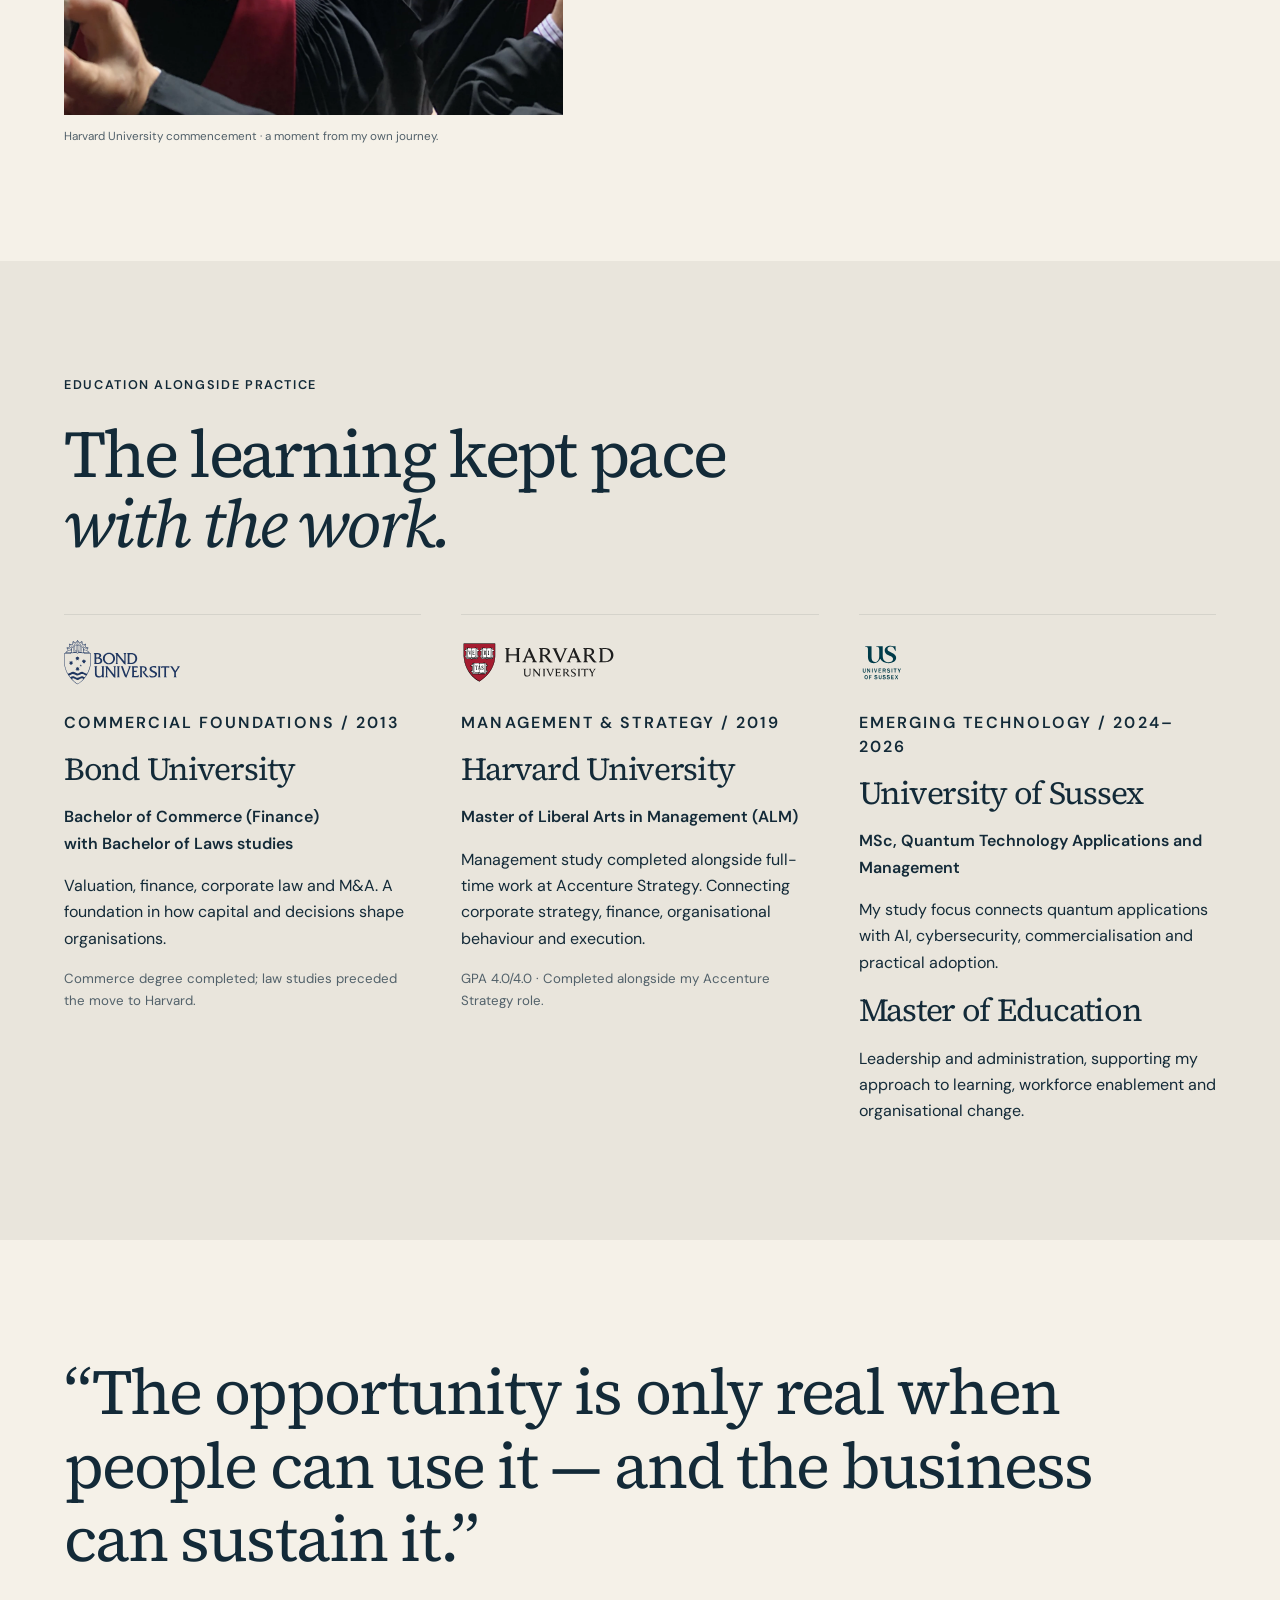
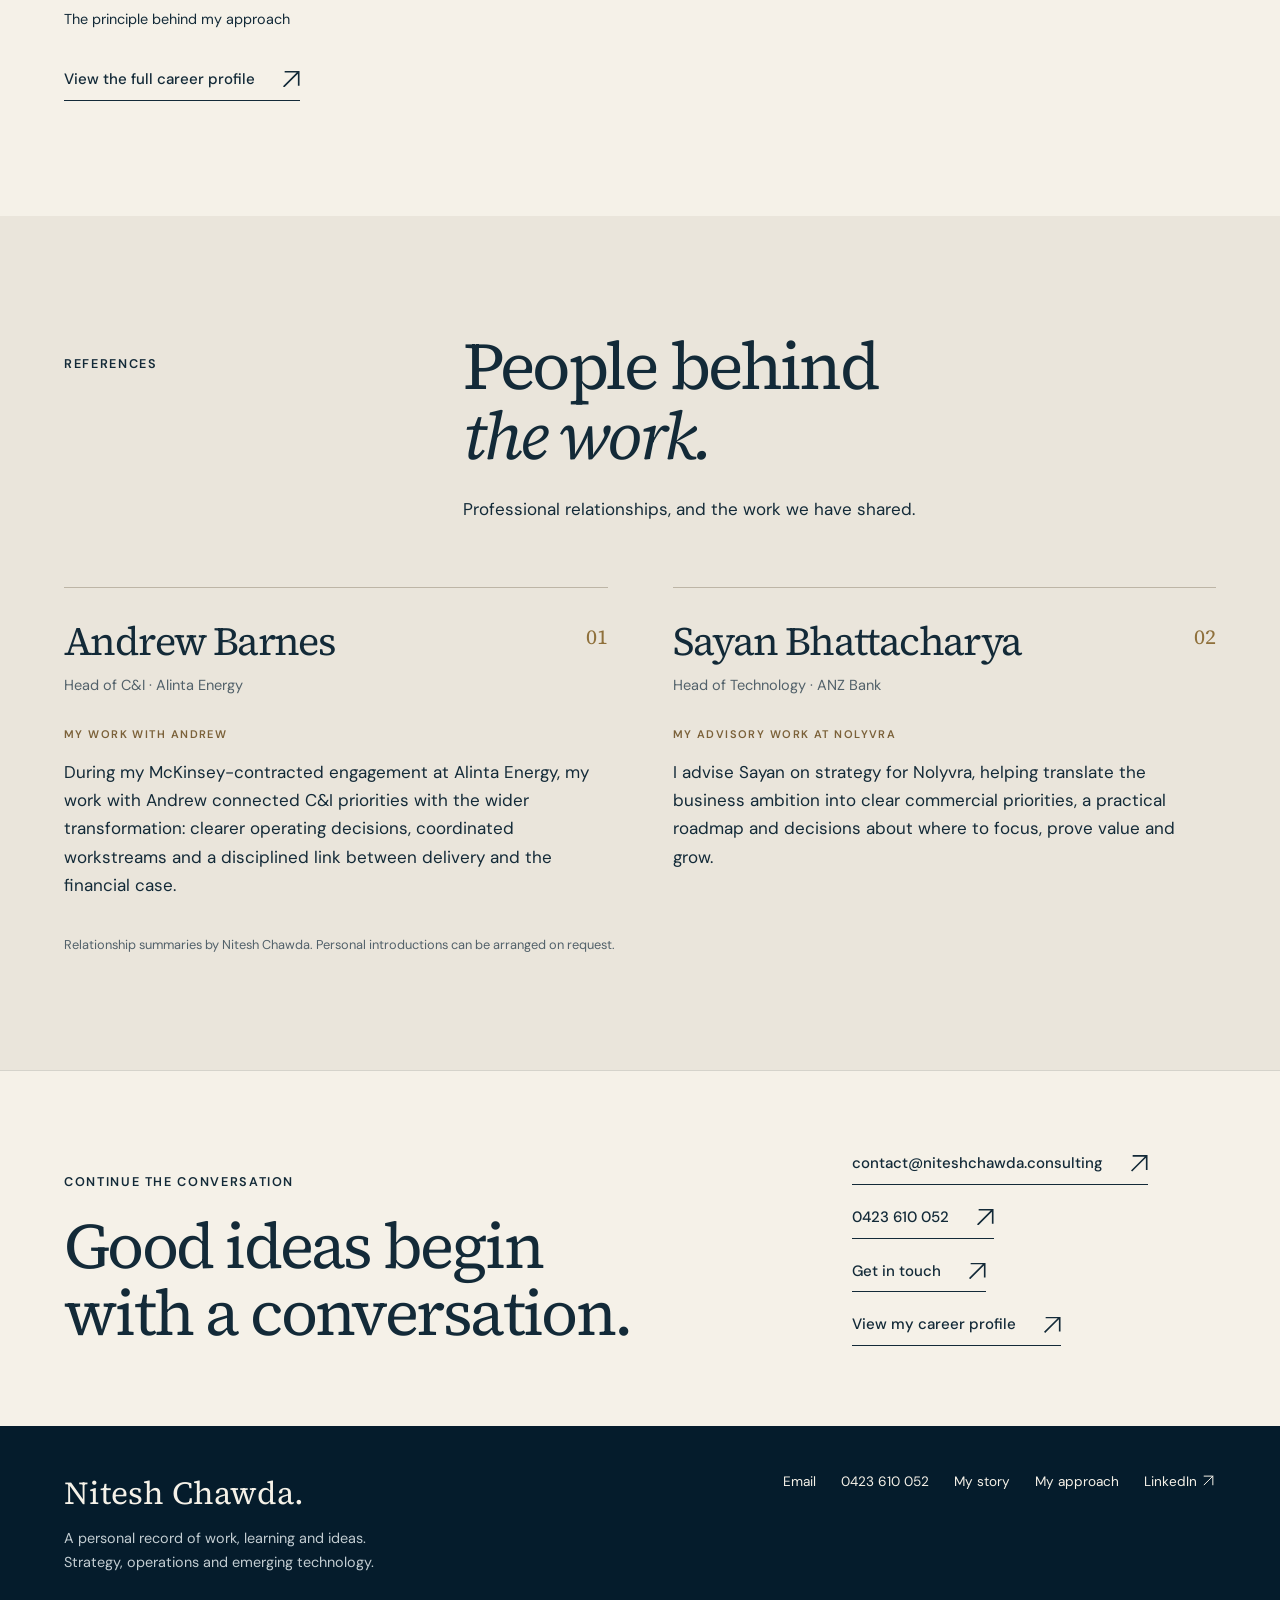
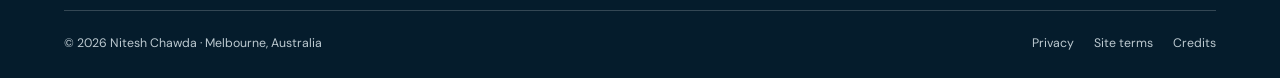
<file: about.html>
<!doctype html>
<html lang="en-AU">
<head>
<meta charset="utf-8">
<meta name="viewport" content="width=device-width, initial-scale=1"><title>My story · Nitesh Chawda</title>
<meta name="description" content="Nitesh Chawda’s career journey from finance and M&amp;A to strategy, AI and board leadership, with education at Bond, Harvard and Sussex.">
<meta name="theme-color" content="#051c2c">
<meta property="og:title" content="My story · Nitesh Chawda">
<meta property="og:description" content="Nitesh Chawda’s career journey from finance and M&amp;A to strategy, AI and board leadership, with education at Bond, Harvard and Sussex.">
<meta property="og:type" content="website">
<meta property="og:url" content="https://niteshchawda.consulting/about.html">
<meta property="og:image" content="https://niteshchawda.consulting/assets/hero.jpg">
<link rel="canonical" href="https://niteshchawda.consulting/about.html">
<link rel="icon" href="assets/favicon.svg" type="image/svg+xml">
<link rel="preload" href="assets/fonts/source-serif-4-normal-latin-v15.woff2" as="font" type="font/woff2" crossorigin>
<link rel="preload" href="assets/fonts/source-serif-4-italic-latin-v15.woff2" as="font" type="font/woff2" crossorigin>
<link rel="stylesheet" href="assets/fonts.min.css?v=20261002b">
<link rel="stylesheet" href="assets/portfolio.min.css?v=20261002a">
<link rel="stylesheet" href="assets/enhancements.min.css?v=20261002a">
<script src="assets/portfolio.min.js?v=20261002a" defer></script>
<script src="assets/enhancements.min.js?v=20261002a" defer></script>
<script type="application/ld+json">{"@context": "https://schema.org", "@type": "ProfilePage", "url": "https://niteshchawda.consulting/about.html", "mainEntity": {"@type": "Person", "name": "Nitesh Chawda", "email": "contact@niteshchawda.consulting", "telephone": "+61423610052", "url": "https://niteshchawda.consulting/", "jobTitle": "Head of AI & Automation Practice", "worksFor": {"@type": "Organization", "name": "Acquire Intelligence"}, "sameAs": ["https://www.linkedin.com/in/nitesh-chawda-strategy-director/"], "alumniOf": [{"@type": "CollegeOrUniversity", "name": "Bond University"}, {"@type": "CollegeOrUniversity", "name": "Harvard University"}, {"@type": "CollegeOrUniversity", "name": "University of Sussex"}]}}</script>
</head>
<body><a class="skip" href="#main">Skip to content</a>
<header class="header">
<div class="wrap"><a class="brand" href="./" aria-label="Nitesh Chawda — home"><span class="brand-monogram">N<i>.</i>C</span><span class="brand-name">NITESH<br>CHAWDA</span></a><button class="menu-toggle" type="button" aria-expanded="false" aria-controls="primary-nav">Menu</button>
<nav class="nav" id="primary-nav" aria-label="Main navigation"><a href="about.html" aria-current="page">My story</a><a href="services.html">My approach</a><a href="engagements.html">Selected work</a><a href="insights.html">Education & ideas</a><a href="contact.html" class="nav-contact">Get in touch</a>
</nav>
</div>
</header>
<main id="main">
<section class="page-hero dark">
<div class="wrap">
<p class="eyebrow gold">My story
</p>
<h1>One career.<br><em>Many connected chapters.</em>
</h1>
<p class="lead">From investment-banking development and M&A to strategy, board leadership and emerging technology. A career built by learning, applying and moving forward.
</p>
</div>
</section>
<section class="section">
<div class="wrap intro-grid">
<p class="eyebrow">Curiosity with a commercial purpose
</p>
<div>
<h2 class="intro-statement">Each chapter added<br><em>another way to think.</em>
</h2>
<div class="intro-description">
<p>I began with finance and law: how businesses are valued, how deals are made and how decisions are governed. Consulting taught me that even the best strategy depends on the people, systems and habits that make it real.
</p>
<p>That is why I have kept studying while working. Management deepened the commercial lens. Education sharpened how I enable teams. Quantum, AI and cyber bring the next generation of decisions into focus.
</p>
</div>
</div>
</div>
</section>
<section class="section" style="padding-top:0">
<div class="wrap journey-grid">
<div>
<p class="eyebrow">The journey
</p>
<p style="margin-top:24px">Commercial foundations. Transformation experience. Technical curiosity.
</p>
</div>
<div class="timeline">
<article class="timeline-item ">
<div class="timeline-date">Age 17
</div>
<div>
<p class="role">Macquarie scholarship
</p>
<h3>An early opportunity.<br>A lasting direction.
</h3>
<p>A Macquarie investment-banking scholarship, before VCE, opened the door to finance and set the direction for my studies in commerce and law.
</p>
</div>
</article>
<article class="timeline-item ">
<div class="timeline-date">2011–2013
</div>
<div>
<p class="role">Macquarie · Bond · Deloitte · Herbert Smith Freehills
</p>
<h3>Where finance met judgement.
</h3>
<p>Investment-banking development, commerce and law studies, then an M&A analyst role at Deloitte at 21. The foundation was always commercial: understand the decision before building the model.
</p>
</div>
</article>
<article class="timeline-item ">
<div class="timeline-date">2015–2020
</div>
<div>
<p class="role">Accenture Strategy · Harvard University
</p>
<h3>Learning how organisations change.
</h3>
<p>Strategy and transformation work across industries, alongside an ALM in Management at Harvard. I completed the degree while continuing to work at Accenture Strategy.
</p>
</div>
</article>
<article class="timeline-item ">
<div class="timeline-date">2021–2024
</div>
<div>
<p class="role">ISG · Industry strategy · Accenture practice leadership
</p>
<h3>From strategy to operating responsibility.
</h3>
<p>Operating-model design, enterprise transformation and private-equity diligence brought the business case closer to the people and processes that deliver it.
</p>
</div>
</article>
<article class="timeline-item featured">
<div class="timeline-date">2024–2026
</div>
<div>
<p class="role">Contracted Engagement Manager
</p>
<h3>McKinsey &amp; Company
</h3>
<p>McKinsey-contracted engagement leadership at Alinta Energy: six workstreams, 25+ consultants, gateway decisions and board-level accountability.
</p>
</div>
</article>
<article class="timeline-item ">
<div class="timeline-date">2026–today
</div>
<div>
<p class="role">Acquire Intelligence · Sussex · Board leadership
</p>
<h3>Building capability for what comes next.
</h3>
<p>Leading AI & Automation at Acquire Intelligence, with postgraduate work connecting quantum technology, AI and cybersecurity to commercial application. Education, enablement and delivery now come together.
</p>
</div>
</article>
</div>
</div>
</section>
<section class="section commencement-section">
<div class="wrap commencement-grid">
<figure class="editorial-photo"><img src="assets/photos/harvard-commencement.webp" alt="Nitesh waving to the crowd at his Harvard University commencement" width="1440" height="1920" loading="lazy">
<figcaption>Harvard University commencement · a moment from my own journey.
</figcaption>
</figure>
<div>
<p class="eyebrow">Harvard University / 2019
</p>
<h2>A milestone.<br><em>A new starting point.</em>
</h2>
<p>I completed my ALM in Management while working at Accenture Strategy. The learning went straight back into practice: better questions, stronger commercial judgement and a deeper understanding of how organisations change.
</p><a class="text-link" href="investment-and-performance.html#original-paper">Read my Liverpool FC paper</a>
</div>
</div>
</section>
<section class="section research">
<div class="wrap">
<p class="eyebrow">Education alongside practice
</p>
<h2 style="margin-top:24px">The learning kept pace<br><em>with the work.</em>
</h2>
<div class="learning-grid">
<article class="learning-item">
<p class="eyebrow">Commercial foundations / 2013
</p>
<h3>Bond University
</h3>
<p class="degree">Bachelor of Commerce (Finance)<br>with Bachelor of Laws studies
</p>
<p>Valuation, finance, corporate law and M&A. A foundation in how capital and decisions shape organisations.
</p><small>Commerce degree completed; law studies preceded the move to Harvard.</small>
</article>
<article class="learning-item">
<p class="eyebrow">Management & strategy / 2019
</p>
<h3>Harvard University
</h3>
<p class="degree">Master of Liberal Arts in Management (ALM)
</p>
<p>Management study completed alongside full-time work at Accenture Strategy. Connecting corporate strategy, finance, organisational behaviour and execution.
</p><small>GPA 4.0/4.0 · Completed alongside my Accenture Strategy role.</small>
</article>
<article class="learning-item">
<p class="eyebrow">Emerging technology / 2024–2026
</p>
<h3>University of Sussex
</h3>
<p class="degree">MSc, Quantum Technology Applications and Management
</p>
<p>My study focus connects quantum applications with AI, cybersecurity, commercialisation and practical adoption.
</p>
<h3>Master of Education
</h3>
<p>Leadership and administration, supporting my approach to learning, workforce enablement and organisational change.
</p>
</article>
</div>
</div>
</section>
<section class="section">
<div class="wrap"><blockquote class="quote">“The opportunity is only real when people can use it — and the business can sustain it.”</blockquote>
<p class="quote-footer">The principle behind my approach
</p><a class="text-link" href="profile.html" style="margin-top:35px">View the full career profile</a>
</div>
</section>
<section class="section references" id="references">
<div class="wrap">
<div class="section-head">
<p class="eyebrow">References
</p>
<div>
<h2>People behind<br><em>the work.</em>
</h2>
<p>Professional relationships, and the work we have shared.
</p>
</div>
</div>
<div class="reference-grid">
<article class="reference-card"><span class="reference-number">01</span>
<h3>Andrew Barnes
</h3>
<p class="reference-role">Head of C&amp;I · Alinta Energy
</p>
<p class="eyebrow">My work with Andrew
</p>
<p>During my McKinsey-contracted engagement at Alinta Energy, my work with Andrew connected C&amp;I priorities with the wider transformation: clearer operating decisions, coordinated workstreams and a disciplined link between delivery and the financial case.
</p>
</article>
<article class="reference-card"><span class="reference-number">02</span>
<h3>Sayan Bhattacharya
</h3>
<p class="reference-role">Head of Technology · ANZ Bank
</p>
<p class="eyebrow">My advisory work at Nolyvra
</p>
<p>I advise Sayan on strategy for Nolyvra, helping translate the business ambition into clear commercial priorities, a practical roadmap and decisions about where to focus, prove value and grow.
</p>
</article>
</div>
<p class="reference-note">Relationship summaries by Nitesh Chawda. Personal introductions can be arranged on request.
</p>
</div>
</section>
<section class="contact-section">
<div class="wrap contact-layout">
<div>
<p class="eyebrow">Continue the conversation
</p>
<h2 style="margin-top:20px">Good ideas begin<br>with a conversation.
</h2>
</div>
<div class="contact-links"><a class="text-link" href="mailto:contact@niteshchawda.consulting">contact@niteshchawda.consulting</a><a class="text-link" href="tel:+61423610052">0423 610 052</a><a class="text-link" href="contact.html">Get in touch</a><a class="text-link" href="profile.html">View my career profile</a>
</div>
</div>
</section>
</main>
<footer class="footer">
<div class="wrap">
<div class="footer-top">
<div><a class="footer-name" href="./">Nitesh Chawda.</a>
<p>A personal record of work, learning and ideas.<br>Strategy, operations and emerging technology.
</p>
</div>
<div class="footer-links"><a href="mailto:contact@niteshchawda.consulting">Email</a><a href="tel:+61423610052">0423 610 052</a><a href="about.html">My story</a><a href="services.html">My approach</a><a href="https://www.linkedin.com/in/nitesh-chawda-strategy-director/" target="_blank" rel="noopener noreferrer">LinkedIn <svg class="ui-icon" viewBox="0 0 24 24" width="24" height="24" fill="none" stroke="currentColor" stroke-width="1.6" stroke-linecap="round" stroke-linejoin="round" aria-hidden="true" focusable="false"><path d="M5 19 19 5M5 5h14v14"/></svg></a>
</div>
</div>
<div class="footer-bottom"><span>© 2026 Nitesh Chawda · Melbourne, Australia</span>
<div><a href="privacy.html">Privacy</a><a href="terms.html">Site terms</a><a href="credits.html">Credits</a>
</div>
</div>
</div>
</footer>
</body>
</html>
</file>
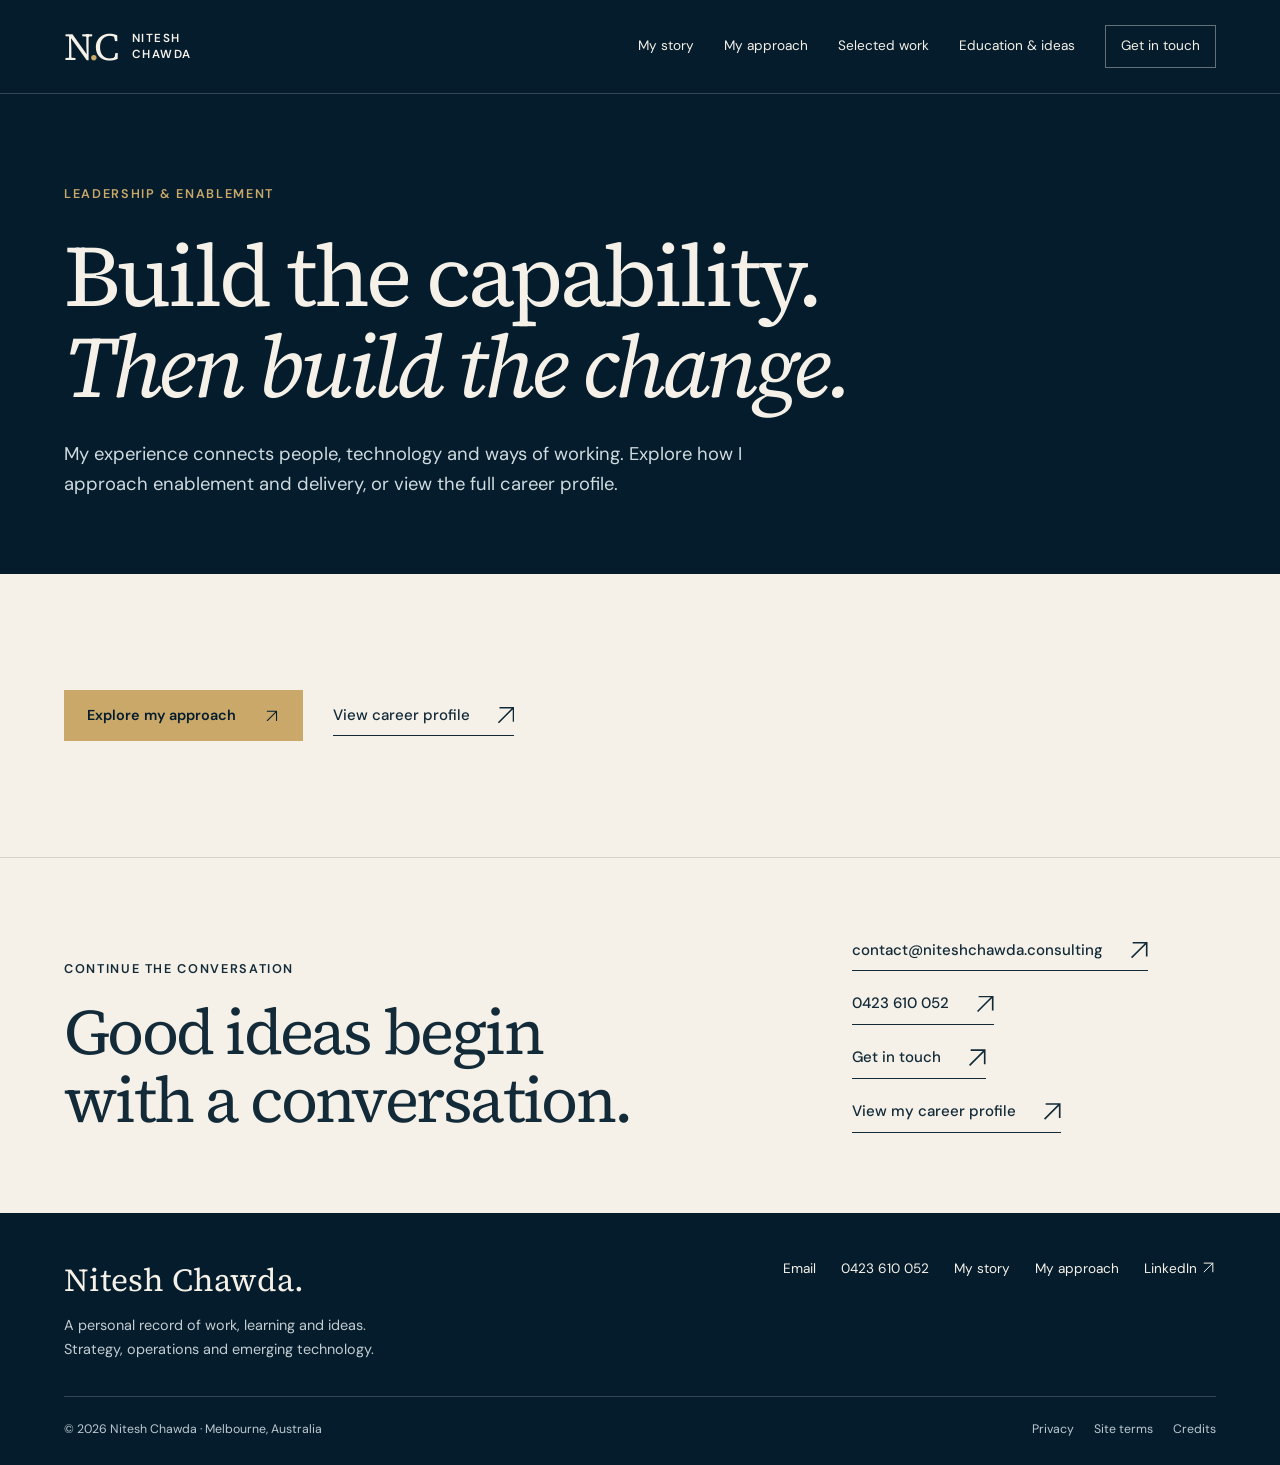
<file: admin.html>
<!doctype html>
<html lang="en-AU">
<head>
<meta charset="utf-8">
<meta name="viewport" content="width=device-width, initial-scale=1"><title>Leadership &amp; enablement · Nitesh Chawda</title>
<meta name="description" content="Leadership, team enablement and operating-model experience from the career of Nitesh Chawda.">
<meta name="theme-color" content="#051c2c">
<meta property="og:title" content="Leadership &amp; enablement · Nitesh Chawda">
<meta property="og:description" content="Leadership, team enablement and operating-model experience from the career of Nitesh Chawda.">
<meta property="og:type" content="website">
<meta property="og:url" content="https://niteshchawda.consulting/admin.html">
<meta property="og:image" content="https://niteshchawda.consulting/assets/hero.jpg">
<link rel="canonical" href="https://niteshchawda.consulting/admin.html">
<link rel="icon" href="assets/favicon.svg" type="image/svg+xml">
<link rel="preload" href="assets/fonts/source-serif-4-normal-latin-v15.woff2" as="font" type="font/woff2" crossorigin>
<link rel="preload" href="assets/fonts/source-serif-4-italic-latin-v15.woff2" as="font" type="font/woff2" crossorigin>
<link rel="stylesheet" href="assets/fonts.min.css?v=20261002b">
<link rel="stylesheet" href="assets/portfolio.min.css?v=20261002a">
<link rel="stylesheet" href="assets/enhancements.min.css?v=20261002a">
<script src="assets/portfolio.min.js?v=20261002a" defer></script>
<script src="assets/enhancements.min.js?v=20261002a" defer></script>
<script type="application/ld+json">{"@context": "https://schema.org", "@type": "ProfilePage", "url": "https://niteshchawda.consulting/admin.html", "mainEntity": {"@type": "Person", "name": "Nitesh Chawda", "email": "contact@niteshchawda.consulting", "telephone": "+61423610052", "url": "https://niteshchawda.consulting/", "jobTitle": "Head of AI & Automation Practice", "worksFor": {"@type": "Organization", "name": "Acquire Intelligence"}, "sameAs": ["https://www.linkedin.com/in/nitesh-chawda-strategy-director/"], "alumniOf": [{"@type": "CollegeOrUniversity", "name": "Bond University"}, {"@type": "CollegeOrUniversity", "name": "Harvard University"}, {"@type": "CollegeOrUniversity", "name": "University of Sussex"}]}}</script>
</head>
<body><a class="skip" href="#main">Skip to content</a>
<header class="header">
<div class="wrap"><a class="brand" href="./" aria-label="Nitesh Chawda — home"><span class="brand-monogram">N<i>.</i>C</span><span class="brand-name">NITESH<br>CHAWDA</span></a><button class="menu-toggle" type="button" aria-expanded="false" aria-controls="primary-nav">Menu</button>
<nav class="nav" id="primary-nav" aria-label="Main navigation"><a href="about.html">My story</a><a href="services.html">My approach</a><a href="engagements.html">Selected work</a><a href="insights.html">Education & ideas</a><a href="contact.html" class="nav-contact">Get in touch</a>
</nav>
</div>
</header>
<main id="main">
<section class="page-hero dark">
<div class="wrap">
<p class="eyebrow gold">Leadership & enablement
</p>
<h1>Build the capability.<br><em>Then build the change.</em>
</h1>
<p class="lead">My experience connects people, technology and ways of working. Explore how I approach enablement and delivery, or view the full career profile.
</p>
</div>
</section>
<section class="section">
<div class="wrap"><a class="button-link" href="services.html">Explore my approach <svg class="ui-icon" viewBox="0 0 24 24" width="24" height="24" fill="none" stroke="currentColor" stroke-width="1.6" stroke-linecap="round" stroke-linejoin="round" aria-hidden="true" focusable="false"><path d="M5 19 19 5M5 5h14v14"/></svg></a> <a class="text-link" href="profile.html" style="margin-left:25px">View career profile</a>
</div>
</section>
<section class="contact-section">
<div class="wrap contact-layout">
<div>
<p class="eyebrow">Continue the conversation
</p>
<h2 style="margin-top:20px">Good ideas begin<br>with a conversation.
</h2>
</div>
<div class="contact-links"><a class="text-link" href="mailto:contact@niteshchawda.consulting">contact@niteshchawda.consulting</a><a class="text-link" href="tel:+61423610052">0423 610 052</a><a class="text-link" href="contact.html">Get in touch</a><a class="text-link" href="profile.html">View my career profile</a>
</div>
</div>
</section>
</main>
<footer class="footer">
<div class="wrap">
<div class="footer-top">
<div><a class="footer-name" href="./">Nitesh Chawda.</a>
<p>A personal record of work, learning and ideas.<br>Strategy, operations and emerging technology.
</p>
</div>
<div class="footer-links"><a href="mailto:contact@niteshchawda.consulting">Email</a><a href="tel:+61423610052">0423 610 052</a><a href="about.html">My story</a><a href="services.html">My approach</a><a href="https://www.linkedin.com/in/nitesh-chawda-strategy-director/" target="_blank" rel="noopener noreferrer">LinkedIn <svg class="ui-icon" viewBox="0 0 24 24" width="24" height="24" fill="none" stroke="currentColor" stroke-width="1.6" stroke-linecap="round" stroke-linejoin="round" aria-hidden="true" focusable="false"><path d="M5 19 19 5M5 5h14v14"/></svg></a>
</div>
</div>
<div class="footer-bottom"><span>© 2026 Nitesh Chawda · Melbourne, Australia</span>
<div><a href="privacy.html">Privacy</a><a href="terms.html">Site terms</a><a href="credits.html">Credits</a>
</div>
</div>
</div>
</footer>
</body>
</html>
</file>
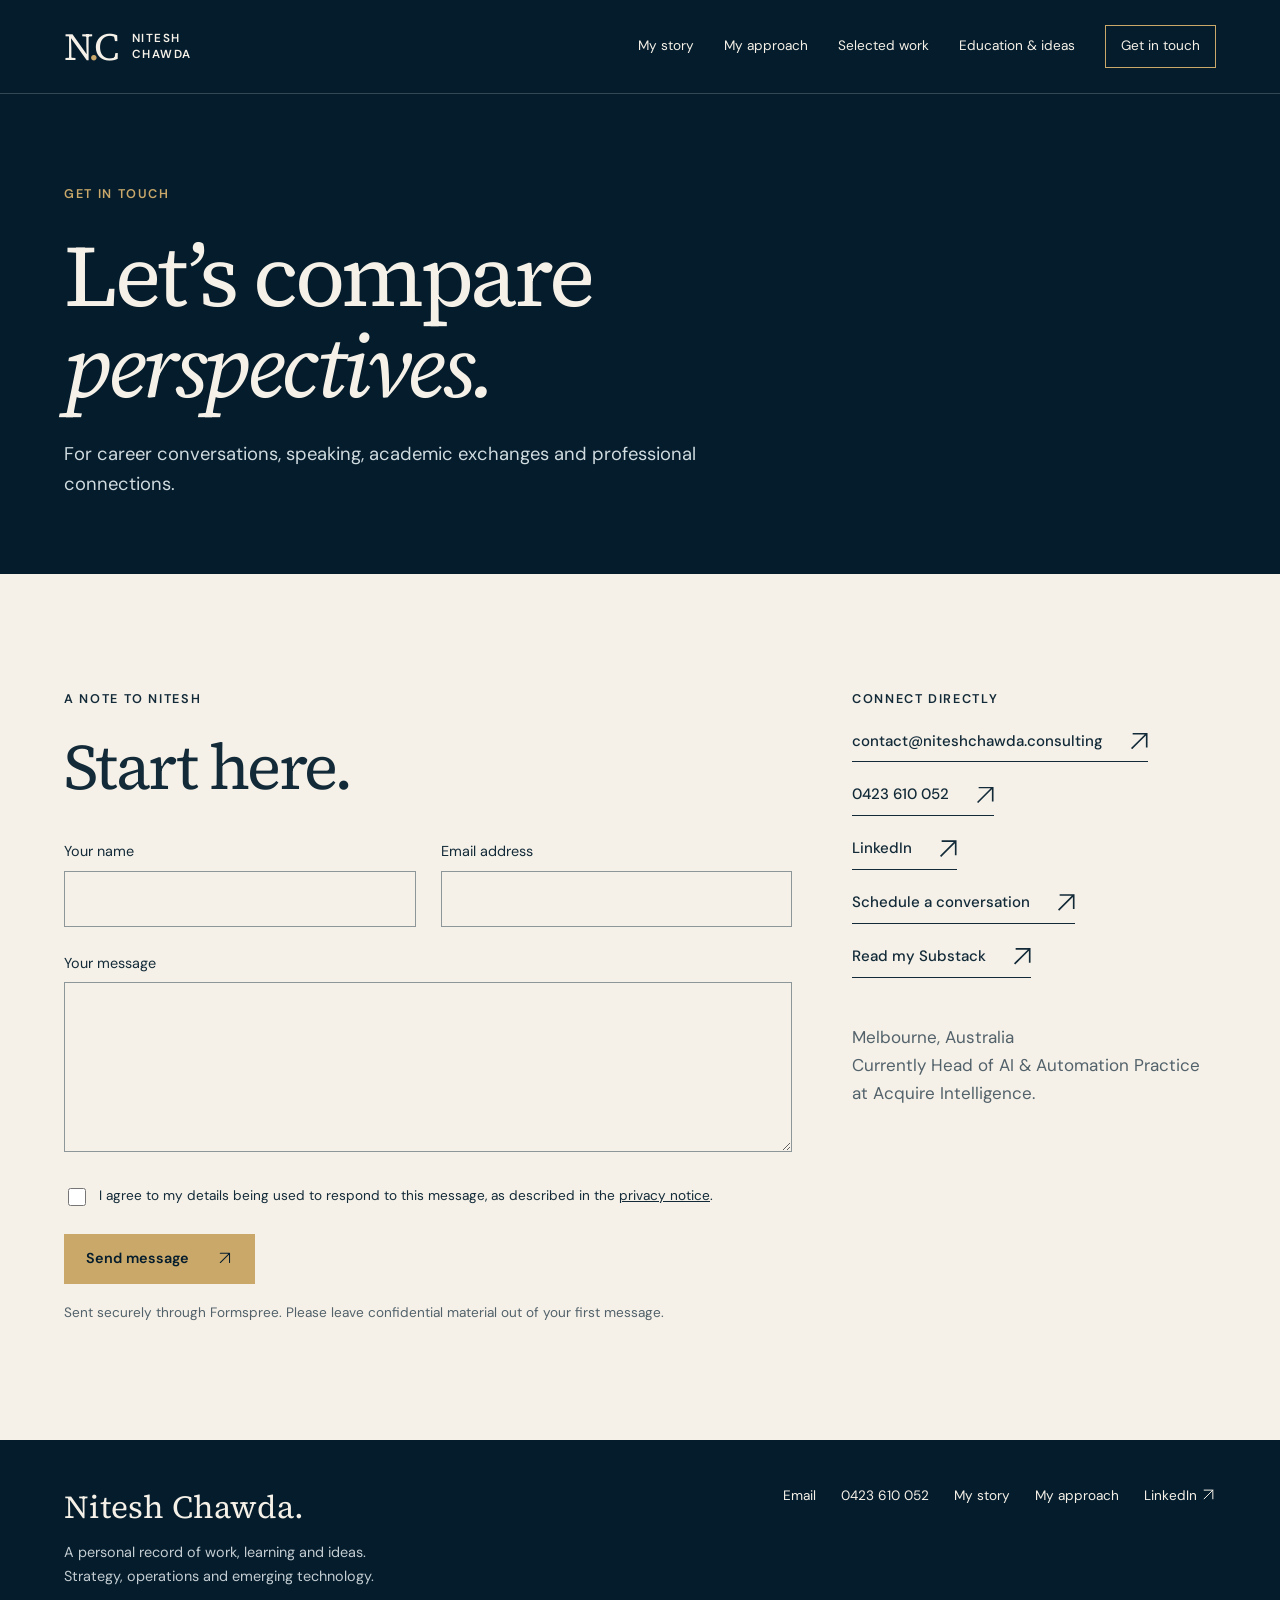
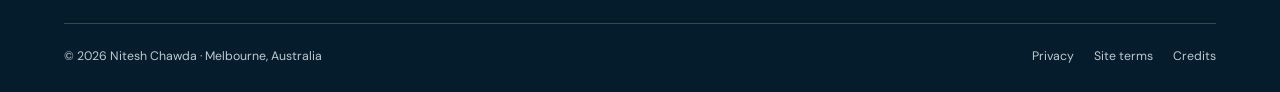
<file: contact.html>
<!doctype html>
<html lang="en-AU">
<head>
<meta charset="utf-8">
<meta name="viewport" content="width=device-width, initial-scale=1"><title>Get in touch · Nitesh Chawda</title>
<meta name="description" content="Contact Nitesh Chawda for career conversations, speaking, academic exchanges and professional connections.">
<meta name="theme-color" content="#051c2c">
<meta property="og:title" content="Get in touch · Nitesh Chawda">
<meta property="og:description" content="Contact Nitesh Chawda for career conversations, speaking, academic exchanges and professional connections.">
<meta property="og:type" content="website">
<meta property="og:url" content="https://niteshchawda.consulting/contact.html">
<meta property="og:image" content="https://niteshchawda.consulting/assets/hero.jpg">
<link rel="canonical" href="https://niteshchawda.consulting/contact.html">
<link rel="icon" href="assets/favicon.svg" type="image/svg+xml">
<link rel="preload" href="assets/fonts/source-serif-4-normal-latin-v15.woff2" as="font" type="font/woff2" crossorigin>
<link rel="preload" href="assets/fonts/source-serif-4-italic-latin-v15.woff2" as="font" type="font/woff2" crossorigin>
<link rel="stylesheet" href="assets/fonts.min.css?v=20261002b">
<link rel="stylesheet" href="assets/portfolio.min.css?v=20261002a">
<link rel="stylesheet" href="assets/enhancements.min.css?v=20261002a">
<script src="assets/portfolio.min.js?v=20261002a" defer></script>
<script src="assets/enhancements.min.js?v=20261002a" defer></script>
<script type="application/ld+json">{"@context": "https://schema.org", "@type": "ProfilePage", "url": "https://niteshchawda.consulting/contact.html", "mainEntity": {"@type": "Person", "name": "Nitesh Chawda", "email": "contact@niteshchawda.consulting", "telephone": "+61423610052", "url": "https://niteshchawda.consulting/", "jobTitle": "Head of AI & Automation Practice", "worksFor": {"@type": "Organization", "name": "Acquire Intelligence"}, "sameAs": ["https://www.linkedin.com/in/nitesh-chawda-strategy-director/"], "alumniOf": [{"@type": "CollegeOrUniversity", "name": "Bond University"}, {"@type": "CollegeOrUniversity", "name": "Harvard University"}, {"@type": "CollegeOrUniversity", "name": "University of Sussex"}]}}</script>
</head>
<body><a class="skip" href="#main">Skip to content</a>
<header class="header">
<div class="wrap"><a class="brand" href="./" aria-label="Nitesh Chawda — home"><span class="brand-monogram">N<i>.</i>C</span><span class="brand-name">NITESH<br>CHAWDA</span></a><button class="menu-toggle" type="button" aria-expanded="false" aria-controls="primary-nav">Menu</button>
<nav class="nav" id="primary-nav" aria-label="Main navigation"><a href="about.html">My story</a><a href="services.html">My approach</a><a href="engagements.html">Selected work</a><a href="insights.html">Education & ideas</a><a href="contact.html" aria-current="page" class="nav-contact">Get in touch</a>
</nav>
</div>
</header>
<main id="main">
<section class="page-hero dark">
<div class="wrap">
<p class="eyebrow gold">Get in touch
</p>
<h1>Let’s compare<br><em>perspectives.</em>
</h1>
<p class="lead">For career conversations, speaking, academic exchanges and professional connections.
</p>
</div>
</section>
<section class="section">
<div class="wrap contact-layout" style="align-items:start">
<div>
<p class="eyebrow">A note to Nitesh
</p>
<h2 style="margin:24px 0 40px">Start here.
</h2>
<form class="contact-form" action="https://formspree.io/f/xaqvppra" method="POST"><input type="hidden" name="_subject" value="Personal website enquiry">
<div class="form-grid">
<div class="form-row"><label for="name">Your name</label><input id="name" name="name" autocomplete="name" required maxlength="150">
</div>
<div class="form-row"><label for="email">Email address</label><input type="email" id="email" name="email" autocomplete="email" required maxlength="254">
</div>
</div>
<div class="form-row"><label for="message">Your message</label><textarea id="message" name="message" required maxlength="6000"></textarea>
</div>
<div class="form-row"><label class="consent"><input type="checkbox" name="privacy_consent" required><span>I agree to my details being used to respond to this message, as described in the <a href="privacy.html"><u>privacy notice</u></a>.</span></label>
</div><button type="submit" class="button-link">Send message <span aria-hidden="true"><svg class="ui-icon" viewBox="0 0 24 24" width="24" height="24" fill="none" stroke="currentColor" stroke-width="1.6" stroke-linecap="round" stroke-linejoin="round" aria-hidden="true" focusable="false"><path d="M5 19 19 5M5 5h14v14"/></svg></span></button>
<p class="muted" style="font-size:.85rem;margin-top:18px">Sent securely through Formspree. Please leave confidential material out of your first message.
</p>
</form>
</div>
<div class="contact-links">
<p class="eyebrow">Connect directly
</p><a class="text-link" href="mailto:contact@niteshchawda.consulting">contact@niteshchawda.consulting</a><a class="text-link" href="tel:+61423610052">0423 610 052</a><a class="text-link" href="https://www.linkedin.com/in/nitesh-chawda-strategy-director/" target="_blank" rel="noopener noreferrer">LinkedIn</a><a class="text-link" href="https://cal.com/nitesh-chawda-evjlnu/30min" target="_blank" rel="noopener noreferrer">Schedule a conversation</a><a class="text-link" href="https://nchiwla.substack.com/" target="_blank" rel="noopener noreferrer">Read my Substack</a>
<p class="muted" style="margin-top:25px">Melbourne, Australia<br>Currently Head of AI & Automation Practice at Acquire Intelligence.
</p>
</div>
</div>
</section>
</main>
<footer class="footer">
<div class="wrap">
<div class="footer-top">
<div><a class="footer-name" href="./">Nitesh Chawda.</a>
<p>A personal record of work, learning and ideas.<br>Strategy, operations and emerging technology.
</p>
</div>
<div class="footer-links"><a href="mailto:contact@niteshchawda.consulting">Email</a><a href="tel:+61423610052">0423 610 052</a><a href="about.html">My story</a><a href="services.html">My approach</a><a href="https://www.linkedin.com/in/nitesh-chawda-strategy-director/" target="_blank" rel="noopener noreferrer">LinkedIn <svg class="ui-icon" viewBox="0 0 24 24" width="24" height="24" fill="none" stroke="currentColor" stroke-width="1.6" stroke-linecap="round" stroke-linejoin="round" aria-hidden="true" focusable="false"><path d="M5 19 19 5M5 5h14v14"/></svg></a>
</div>
</div>
<div class="footer-bottom"><span>© 2026 Nitesh Chawda · Melbourne, Australia</span>
<div><a href="privacy.html">Privacy</a><a href="terms.html">Site terms</a><a href="credits.html">Credits</a>
</div>
</div>
</div>
</footer>
</body>
</html>
</file>
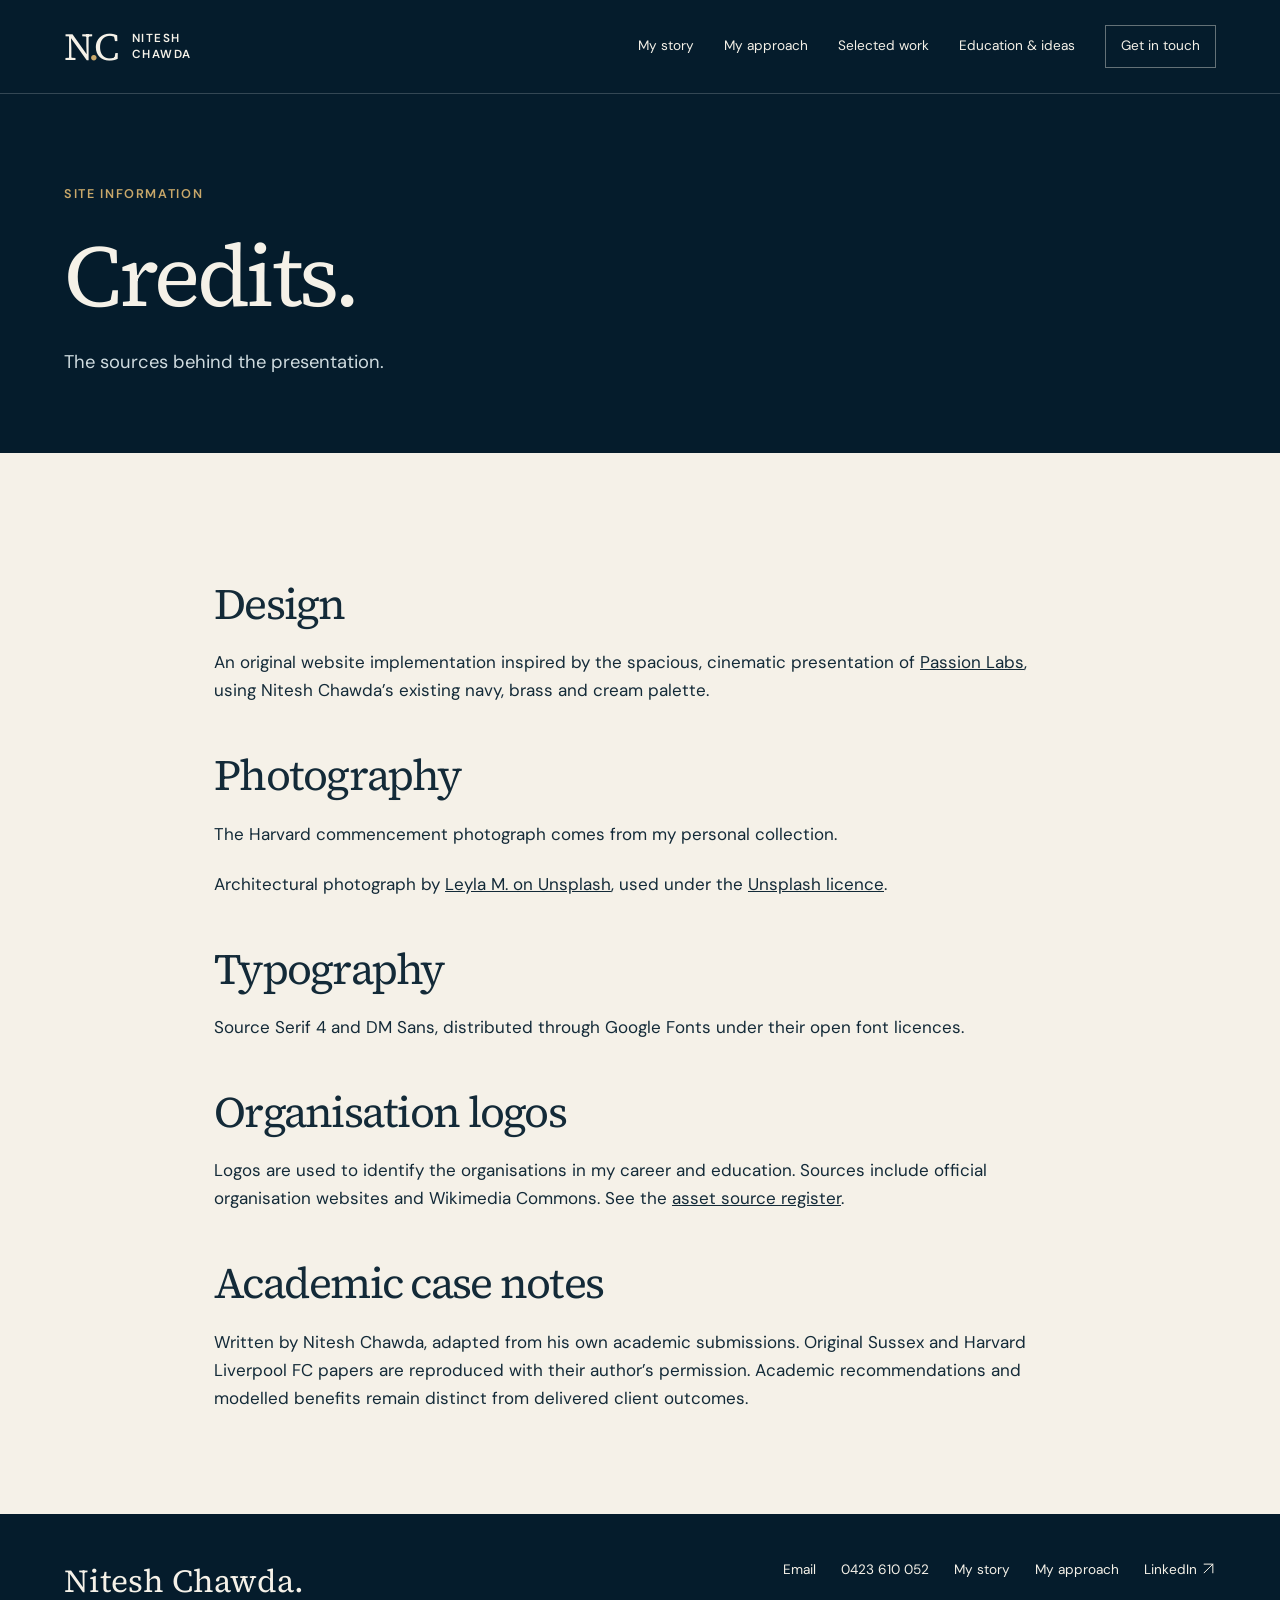
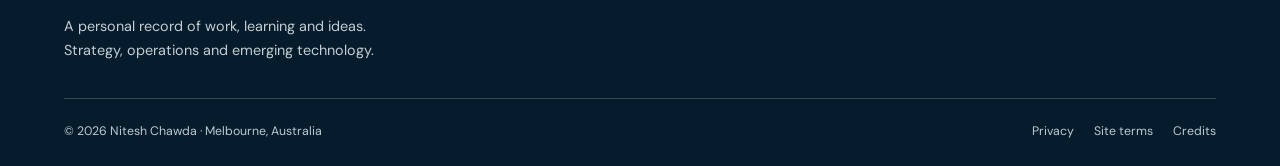
<file: credits.html>
<!doctype html>
<html lang="en-AU">
<head>
<meta charset="utf-8">
<meta name="viewport" content="width=device-width, initial-scale=1"><title>Credits · Nitesh Chawda</title>
<meta name="description" content="Sources and credits for imagery, fonts and affiliation logos.">
<meta name="theme-color" content="#051c2c">
<meta property="og:title" content="Credits · Nitesh Chawda">
<meta property="og:description" content="Sources and credits for imagery, fonts and affiliation logos.">
<meta property="og:type" content="website">
<meta property="og:url" content="https://niteshchawda.consulting/credits.html">
<meta property="og:image" content="https://niteshchawda.consulting/assets/hero.jpg">
<link rel="canonical" href="https://niteshchawda.consulting/credits.html">
<link rel="icon" href="assets/favicon.svg" type="image/svg+xml">
<link rel="preload" href="assets/fonts/source-serif-4-normal-latin-v15.woff2" as="font" type="font/woff2" crossorigin>
<link rel="stylesheet" href="assets/fonts.min.css?v=20261002b">
<link rel="stylesheet" href="assets/portfolio.min.css?v=20261002a">
<link rel="stylesheet" href="assets/enhancements.min.css?v=20261002a">
<script src="assets/portfolio.min.js?v=20261002a" defer></script>
<script src="assets/enhancements.min.js?v=20261002a" defer></script>
<script type="application/ld+json">{"@context": "https://schema.org", "@type": "ProfilePage", "url": "https://niteshchawda.consulting/credits.html", "mainEntity": {"@type": "Person", "name": "Nitesh Chawda", "email": "contact@niteshchawda.consulting", "telephone": "+61423610052", "url": "https://niteshchawda.consulting/", "jobTitle": "Head of AI & Automation Practice", "worksFor": {"@type": "Organization", "name": "Acquire Intelligence"}, "sameAs": ["https://www.linkedin.com/in/nitesh-chawda-strategy-director/"], "alumniOf": [{"@type": "CollegeOrUniversity", "name": "Bond University"}, {"@type": "CollegeOrUniversity", "name": "Harvard University"}, {"@type": "CollegeOrUniversity", "name": "University of Sussex"}]}}</script>
</head>
<body><a class="skip" href="#main">Skip to content</a>
<header class="header">
<div class="wrap"><a class="brand" href="./" aria-label="Nitesh Chawda — home"><span class="brand-monogram">N<i>.</i>C</span><span class="brand-name">NITESH<br>CHAWDA</span></a><button class="menu-toggle" type="button" aria-expanded="false" aria-controls="primary-nav">Menu</button>
<nav class="nav" id="primary-nav" aria-label="Main navigation"><a href="about.html">My story</a><a href="services.html">My approach</a><a href="engagements.html">Selected work</a><a href="insights.html">Education & ideas</a><a href="contact.html" class="nav-contact">Get in touch</a>
</nav>
</div>
</header>
<main id="main">
<section class="page-hero dark">
<div class="wrap">
<p class="eyebrow gold">Site information
</p>
<h1>Credits.
</h1>
<p class="lead">The sources behind the presentation.
</p>
</div>
</section>
<article class="article">
<h2>Design
</h2>
<p>An original website implementation inspired by the spacious, cinematic presentation of <a href="https://www.passionlabs.ai/" target="_blank" rel="noopener noreferrer"><u>Passion Labs</u></a>, using Nitesh Chawda’s existing navy, brass and cream palette.
</p>
<h2>Photography
</h2>
<p>The Harvard commencement photograph comes from my personal collection.
</p>
<p>Architectural photograph by <a href="https://unsplash.com/photos/sunlight-casts-striped-shadows-on-a-modern-building-facade-PcBlrisGbAg" target="_blank" rel="noopener noreferrer"><u>Leyla M. on Unsplash</u></a>, used under the <a href="https://unsplash.com/license"><u>Unsplash licence</u></a>.
</p>
<h2>Typography
</h2>
<p>Source Serif 4 and DM Sans, distributed through Google Fonts under their open font licences.
</p>
<h2>Organisation logos
</h2>
<p>Logos are used to identify the organisations in my career and education. Sources include official organisation websites and Wikimedia Commons. See the <a href="assets/ASSET-SOURCES.md"><u>asset source register</u></a>.
</p>
<h2>Academic case notes
</h2>
<p>Written by Nitesh Chawda, adapted from his own academic submissions. Original Sussex and Harvard Liverpool FC papers are reproduced with their author’s permission. Academic recommendations and modelled benefits remain distinct from delivered client outcomes.
</p>
</article>
</main>
<footer class="footer">
<div class="wrap">
<div class="footer-top">
<div><a class="footer-name" href="./">Nitesh Chawda.</a>
<p>A personal record of work, learning and ideas.<br>Strategy, operations and emerging technology.
</p>
</div>
<div class="footer-links"><a href="mailto:contact@niteshchawda.consulting">Email</a><a href="tel:+61423610052">0423 610 052</a><a href="about.html">My story</a><a href="services.html">My approach</a><a href="https://www.linkedin.com/in/nitesh-chawda-strategy-director/" target="_blank" rel="noopener noreferrer">LinkedIn <svg class="ui-icon" viewBox="0 0 24 24" width="24" height="24" fill="none" stroke="currentColor" stroke-width="1.6" stroke-linecap="round" stroke-linejoin="round" aria-hidden="true" focusable="false"><path d="M5 19 19 5M5 5h14v14"/></svg></a>
</div>
</div>
<div class="footer-bottom"><span>© 2026 Nitesh Chawda · Melbourne, Australia</span>
<div><a href="privacy.html">Privacy</a><a href="terms.html">Site terms</a><a href="credits.html">Credits</a>
</div>
</div>
</div>
</footer>
</body>
</html>
</file>
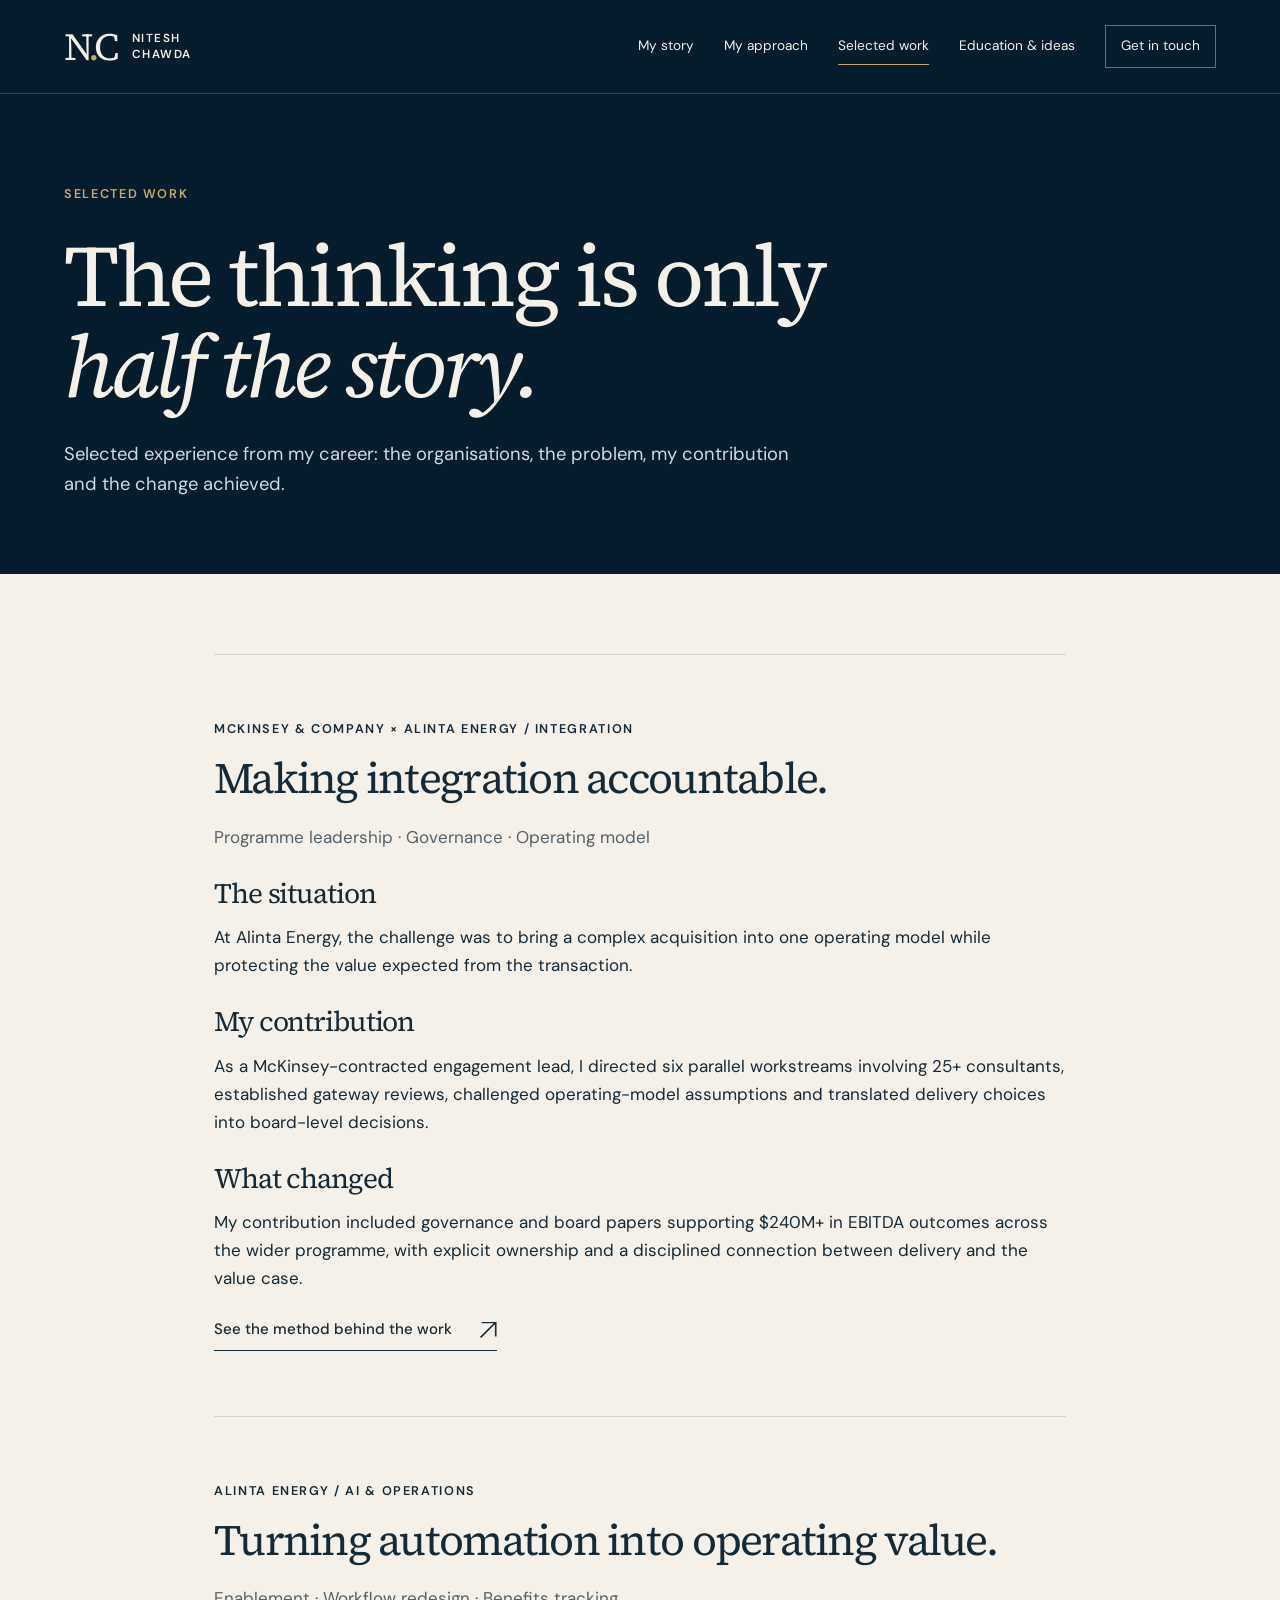
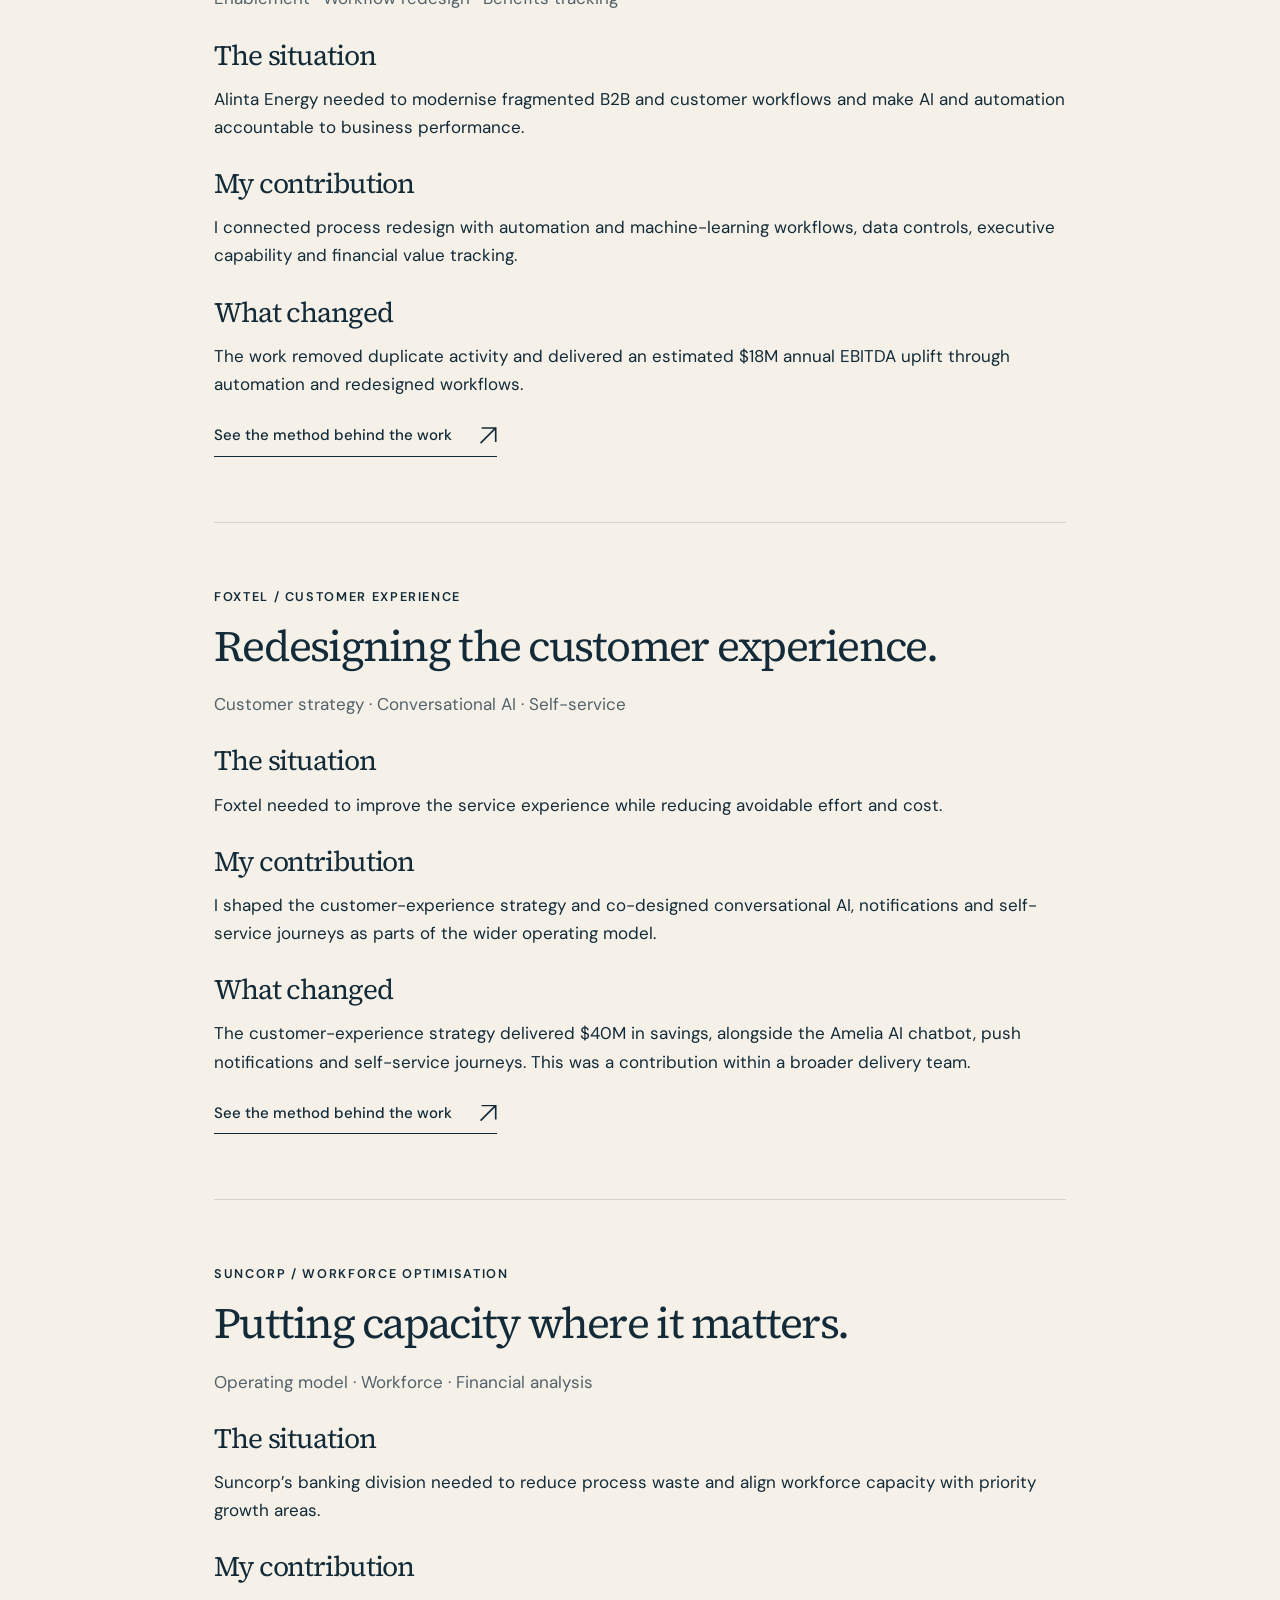
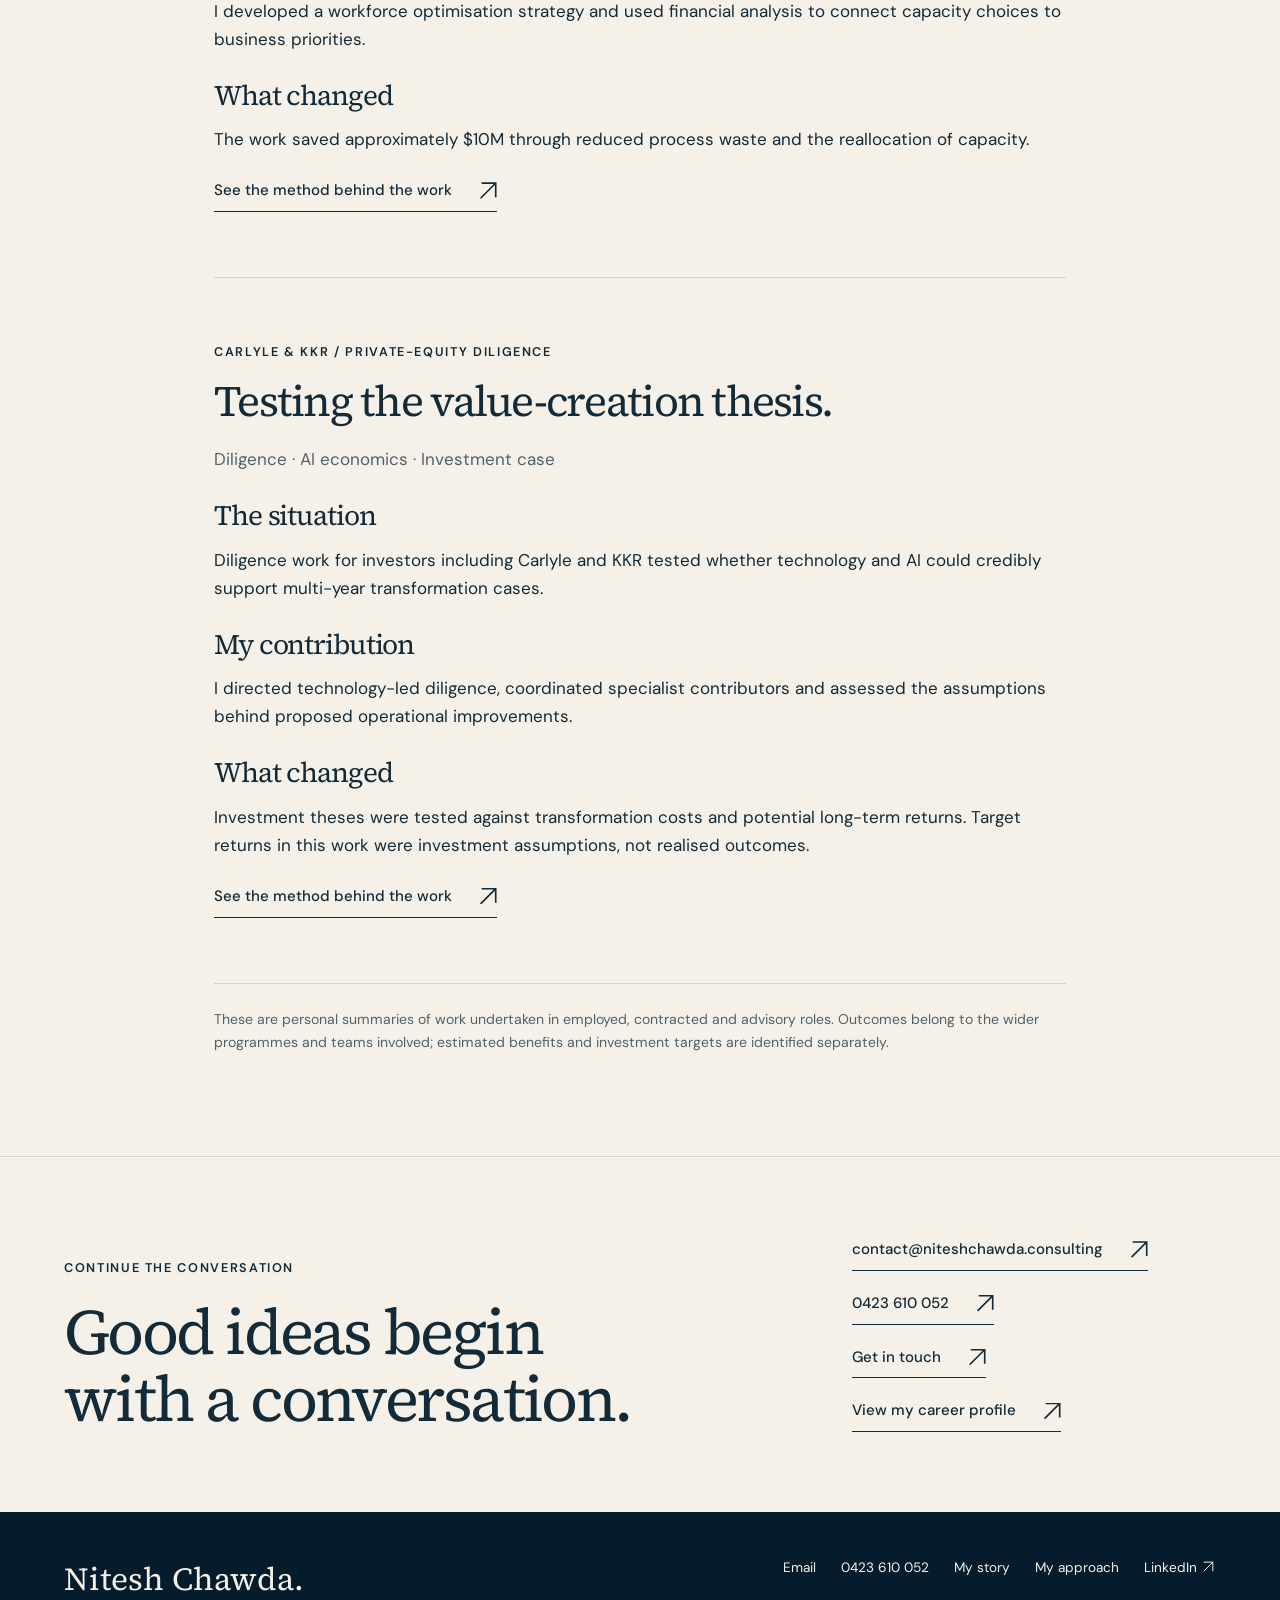
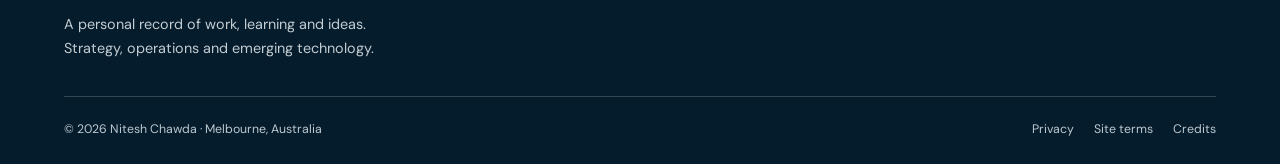
<file: engagements.html>
<!doctype html>
<html lang="en-AU">
<head>
<meta charset="utf-8">
<meta name="viewport" content="width=device-width, initial-scale=1"><title>Selected work · Nitesh Chawda</title>
<meta name="description" content="Selected professional case studies from Nitesh Chawda’s career in enterprise integration, AI, operations, customer experience and investment diligence.">
<meta name="theme-color" content="#051c2c">
<meta property="og:title" content="Selected work · Nitesh Chawda">
<meta property="og:description" content="Selected professional case studies from Nitesh Chawda’s career in enterprise integration, AI, operations, customer experience and investment diligence.">
<meta property="og:type" content="website">
<meta property="og:url" content="https://niteshchawda.consulting/engagements.html">
<meta property="og:image" content="https://niteshchawda.consulting/assets/hero.jpg">
<link rel="canonical" href="https://niteshchawda.consulting/engagements.html">
<link rel="icon" href="assets/favicon.svg" type="image/svg+xml">
<link rel="preload" href="assets/fonts/source-serif-4-normal-latin-v15.woff2" as="font" type="font/woff2" crossorigin>
<link rel="preload" href="assets/fonts/source-serif-4-italic-latin-v15.woff2" as="font" type="font/woff2" crossorigin>
<link rel="stylesheet" href="assets/fonts.min.css?v=20261002b">
<link rel="stylesheet" href="assets/portfolio.min.css?v=20261002a">
<link rel="stylesheet" href="assets/enhancements.min.css?v=20261002a">
<script src="assets/portfolio.min.js?v=20261002a" defer></script>
<script src="assets/enhancements.min.js?v=20261002a" defer></script>
<script type="application/ld+json">{"@context": "https://schema.org", "@type": "ProfilePage", "url": "https://niteshchawda.consulting/engagements.html", "mainEntity": {"@type": "Person", "name": "Nitesh Chawda", "email": "contact@niteshchawda.consulting", "telephone": "+61423610052", "url": "https://niteshchawda.consulting/", "jobTitle": "Head of AI & Automation Practice", "worksFor": {"@type": "Organization", "name": "Acquire Intelligence"}, "sameAs": ["https://www.linkedin.com/in/nitesh-chawda-strategy-director/"], "alumniOf": [{"@type": "CollegeOrUniversity", "name": "Bond University"}, {"@type": "CollegeOrUniversity", "name": "Harvard University"}, {"@type": "CollegeOrUniversity", "name": "University of Sussex"}]}}</script>
</head>
<body><a class="skip" href="#main">Skip to content</a>
<header class="header">
<div class="wrap"><a class="brand" href="./" aria-label="Nitesh Chawda — home"><span class="brand-monogram">N<i>.</i>C</span><span class="brand-name">NITESH<br>CHAWDA</span></a><button class="menu-toggle" type="button" aria-expanded="false" aria-controls="primary-nav">Menu</button>
<nav class="nav" id="primary-nav" aria-label="Main navigation"><a href="about.html">My story</a><a href="services.html">My approach</a><a href="engagements.html" aria-current="page">Selected work</a><a href="insights.html">Education & ideas</a><a href="contact.html" class="nav-contact">Get in touch</a>
</nav>
</div>
</header>
<main id="main">
<section class="page-hero dark">
<div class="wrap">
<p class="eyebrow gold">Selected work
</p>
<h1>The thinking is only<br><em>half the story.</em>
</h1>
<p class="lead">Selected experience from my career: the organisations, the problem, my contribution and the change achieved.
</p>
</div>
</section>
<div class="article">
<article class="case-section" id="integration">
<p class="eyebrow">McKinsey &amp; Company × Alinta Energy / Integration
</p>
<h2>Making integration accountable.
</h2>
<p class="muted">Programme leadership · Governance · Operating model
</p>
<h3>The situation
</h3>
<p>At Alinta Energy, the challenge was to bring a complex acquisition into one operating model while protecting the value expected from the transaction.
</p>
<h3>My contribution
</h3>
<p>As a McKinsey-contracted engagement lead, I directed six parallel workstreams involving 25+ consultants, established gateway reviews, challenged operating-model assumptions and translated delivery choices into board-level decisions.
</p>
<h3>What changed
</h3>
<p>My contribution included governance and board papers supporting $240M+ in EBITDA outcomes across the wider programme, with explicit ownership and a disciplined connection between delivery and the value case.
</p><a class="text-link" href="services.html#method">See the method behind the work</a>
</article>
<article class="case-section" id="automation">
<p class="eyebrow">Alinta Energy / AI &amp; operations
</p>
<h2>Turning automation into operating value.
</h2>
<p class="muted">Enablement · Workflow redesign · Benefits tracking
</p>
<h3>The situation
</h3>
<p>Alinta Energy needed to modernise fragmented B2B and customer workflows and make AI and automation accountable to business performance.
</p>
<h3>My contribution
</h3>
<p>I connected process redesign with automation and machine-learning workflows, data controls, executive capability and financial value tracking.
</p>
<h3>What changed
</h3>
<p>The work removed duplicate activity and delivered an estimated $18M annual EBITDA uplift through automation and redesigned workflows.
</p><a class="text-link" href="services.html#method">See the method behind the work</a>
</article>
<article class="case-section" id="customer">
<p class="eyebrow">Foxtel / Customer experience
</p>
<h2>Redesigning the customer experience.
</h2>
<p class="muted">Customer strategy · Conversational AI · Self-service
</p>
<h3>The situation
</h3>
<p>Foxtel needed to improve the service experience while reducing avoidable effort and cost.
</p>
<h3>My contribution
</h3>
<p>I shaped the customer-experience strategy and co-designed conversational AI, notifications and self-service journeys as parts of the wider operating model.
</p>
<h3>What changed
</h3>
<p>The customer-experience strategy delivered $40M in savings, alongside the Amelia AI chatbot, push notifications and self-service journeys. This was a contribution within a broader delivery team.
</p><a class="text-link" href="services.html#method">See the method behind the work</a>
</article>
<article class="case-section" id="workforce">
<p class="eyebrow">Suncorp / Workforce optimisation
</p>
<h2>Putting capacity where it matters.
</h2>
<p class="muted">Operating model · Workforce · Financial analysis
</p>
<h3>The situation
</h3>
<p>Suncorp’s banking division needed to reduce process waste and align workforce capacity with priority growth areas.
</p>
<h3>My contribution
</h3>
<p>I developed a workforce optimisation strategy and used financial analysis to connect capacity choices to business priorities.
</p>
<h3>What changed
</h3>
<p>The work saved approximately $10M through reduced process waste and the reallocation of capacity.
</p><a class="text-link" href="services.html#method">See the method behind the work</a>
</article>
<article class="case-section" id="diligence">
<p class="eyebrow">Carlyle &amp; KKR / Private-equity diligence
</p>
<h2>Testing the value-creation thesis.
</h2>
<p class="muted">Diligence · AI economics · Investment case
</p>
<h3>The situation
</h3>
<p>Diligence work for investors including Carlyle and KKR tested whether technology and AI could credibly support multi-year transformation cases.
</p>
<h3>My contribution
</h3>
<p>I directed technology-led diligence, coordinated specialist contributors and assessed the assumptions behind proposed operational improvements.
</p>
<h3>What changed
</h3>
<p>Investment theses were tested against transformation costs and potential long-term returns. Target returns in this work were investment assumptions, not realised outcomes.
</p><a class="text-link" href="services.html#method">See the method behind the work</a>
</article>
<p class="source-note">These are personal summaries of work undertaken in employed, contracted and advisory roles. Outcomes belong to the wider programmes and teams involved; estimated benefits and investment targets are identified separately.
</p>
</div>
<section class="contact-section">
<div class="wrap contact-layout">
<div>
<p class="eyebrow">Continue the conversation
</p>
<h2 style="margin-top:20px">Good ideas begin<br>with a conversation.
</h2>
</div>
<div class="contact-links"><a class="text-link" href="mailto:contact@niteshchawda.consulting">contact@niteshchawda.consulting</a><a class="text-link" href="tel:+61423610052">0423 610 052</a><a class="text-link" href="contact.html">Get in touch</a><a class="text-link" href="profile.html">View my career profile</a>
</div>
</div>
</section>
</main>
<footer class="footer">
<div class="wrap">
<div class="footer-top">
<div><a class="footer-name" href="./">Nitesh Chawda.</a>
<p>A personal record of work, learning and ideas.<br>Strategy, operations and emerging technology.
</p>
</div>
<div class="footer-links"><a href="mailto:contact@niteshchawda.consulting">Email</a><a href="tel:+61423610052">0423 610 052</a><a href="about.html">My story</a><a href="services.html">My approach</a><a href="https://www.linkedin.com/in/nitesh-chawda-strategy-director/" target="_blank" rel="noopener noreferrer">LinkedIn <svg class="ui-icon" viewBox="0 0 24 24" width="24" height="24" fill="none" stroke="currentColor" stroke-width="1.6" stroke-linecap="round" stroke-linejoin="round" aria-hidden="true" focusable="false"><path d="M5 19 19 5M5 5h14v14"/></svg></a>
</div>
</div>
<div class="footer-bottom"><span>© 2026 Nitesh Chawda · Melbourne, Australia</span>
<div><a href="privacy.html">Privacy</a><a href="terms.html">Site terms</a><a href="credits.html">Credits</a>
</div>
</div>
</div>
</footer>
</body>
</html>
</file>
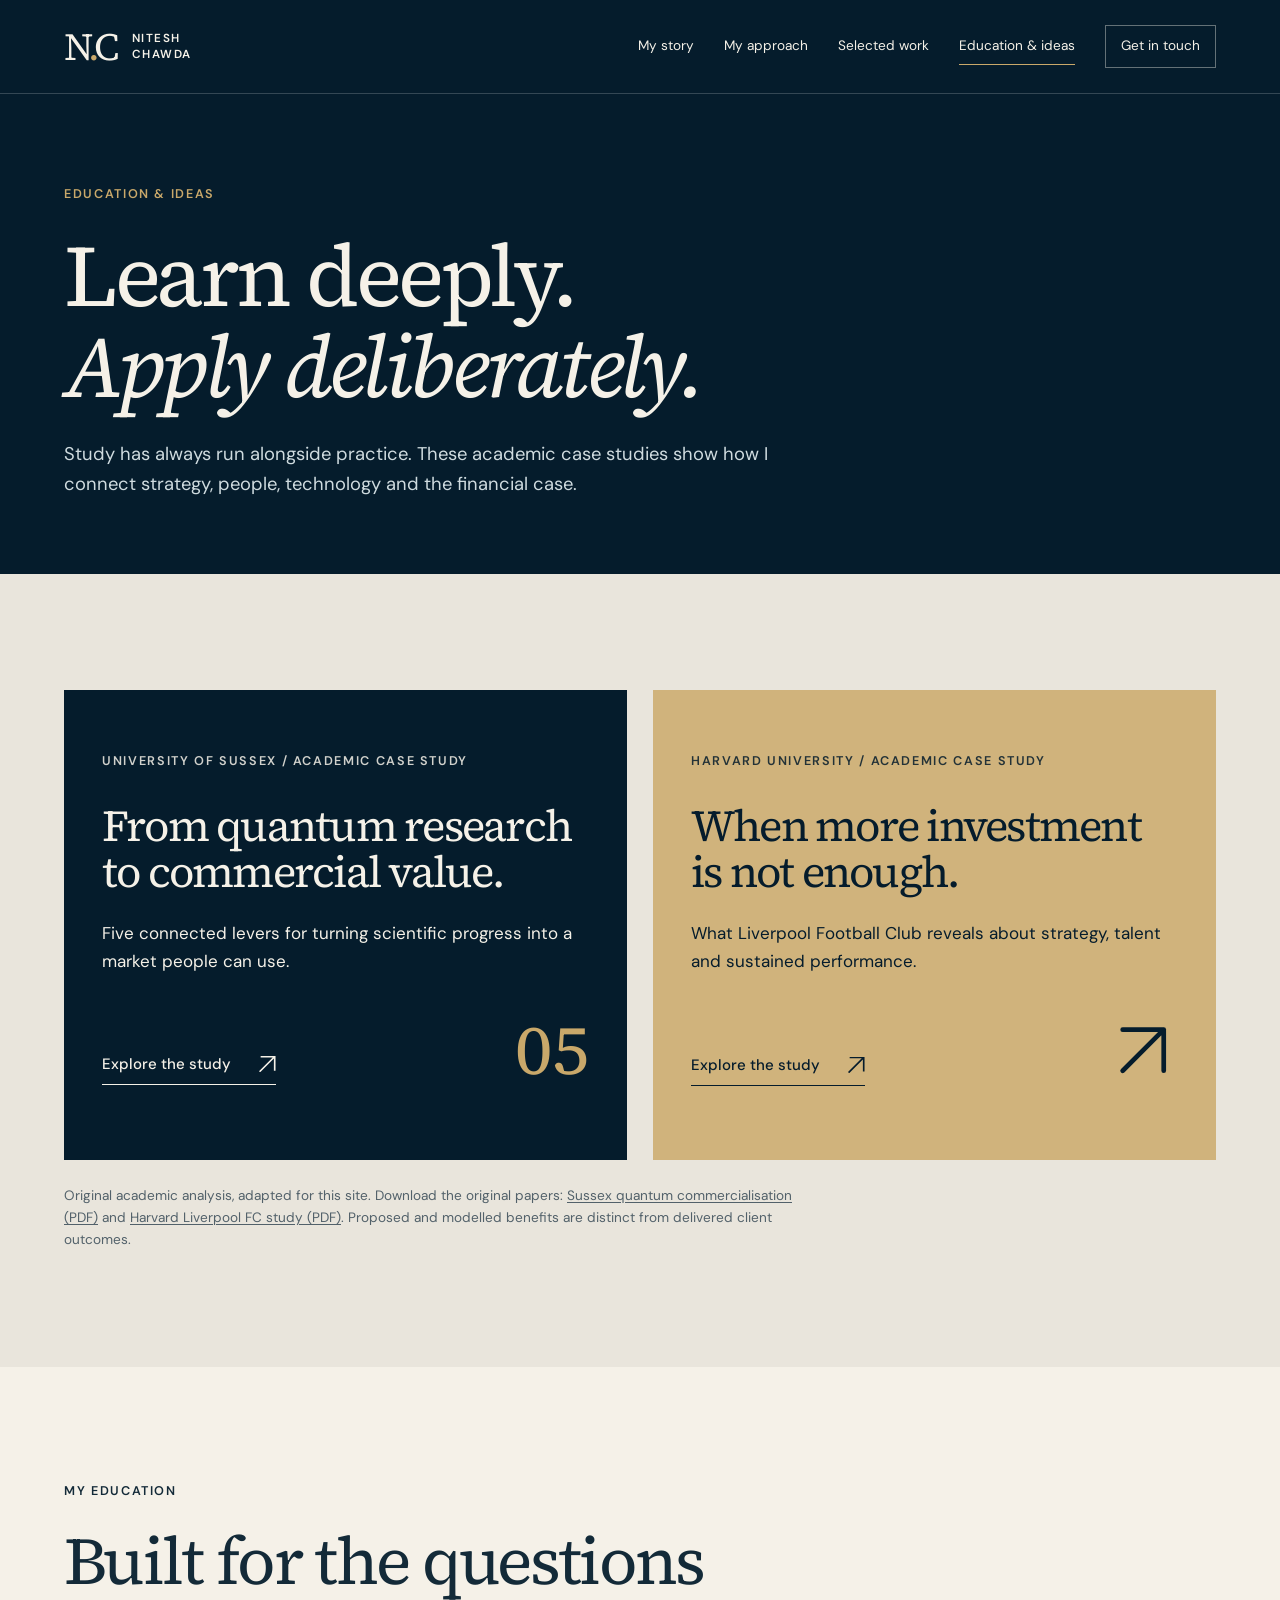
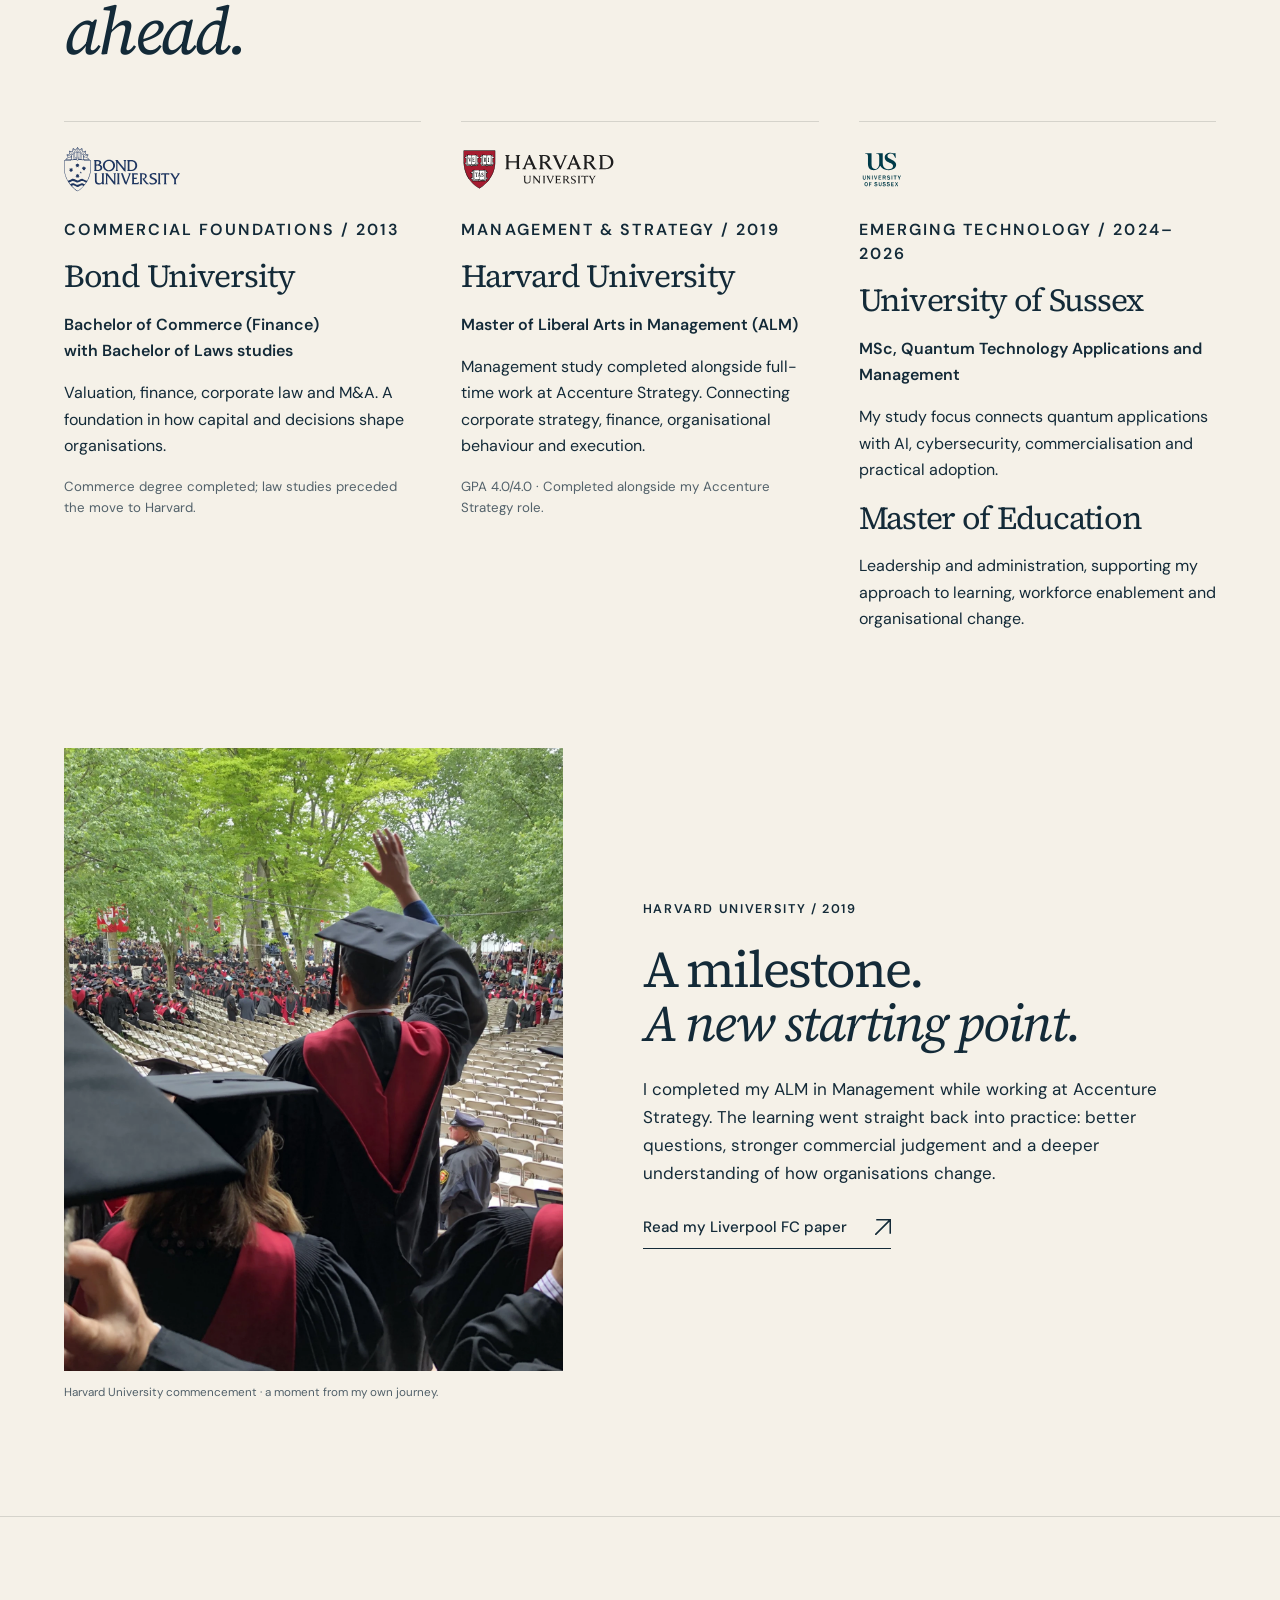
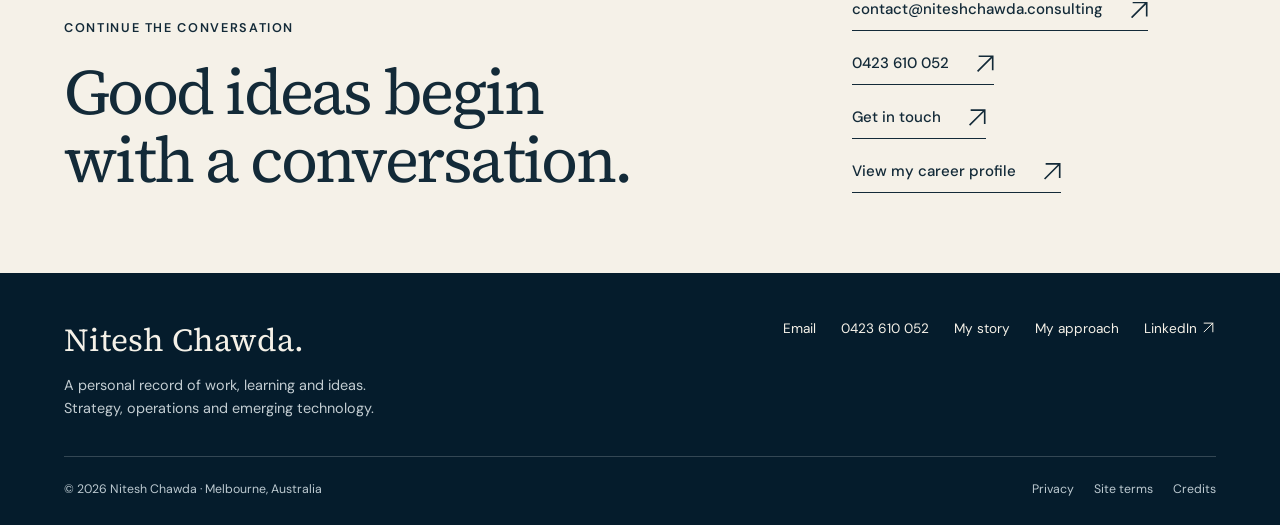
<file: insights.html>
<!doctype html>
<html lang="en-AU">
<head>
<meta charset="utf-8">
<meta name="viewport" content="width=device-width, initial-scale=1"><title>Education &amp; ideas · Nitesh Chawda</title>
<meta name="description" content="Academic thinking from Nitesh Chawda, connecting Harvard management study and Sussex quantum commercialisation research with practical strategy.">
<meta name="theme-color" content="#051c2c">
<meta property="og:title" content="Education &amp; ideas · Nitesh Chawda">
<meta property="og:description" content="Academic thinking from Nitesh Chawda, connecting Harvard management study and Sussex quantum commercialisation research with practical strategy.">
<meta property="og:type" content="website">
<meta property="og:url" content="https://niteshchawda.consulting/insights.html">
<meta property="og:image" content="https://niteshchawda.consulting/assets/hero.jpg">
<link rel="canonical" href="https://niteshchawda.consulting/insights.html">
<link rel="icon" href="assets/favicon.svg" type="image/svg+xml">
<link rel="preload" href="assets/fonts/source-serif-4-normal-latin-v15.woff2" as="font" type="font/woff2" crossorigin>
<link rel="preload" href="assets/fonts/source-serif-4-italic-latin-v15.woff2" as="font" type="font/woff2" crossorigin>
<link rel="stylesheet" href="assets/fonts.min.css?v=20261002b">
<link rel="stylesheet" href="assets/portfolio.min.css?v=20261002a">
<link rel="stylesheet" href="assets/enhancements.min.css?v=20261002a">
<script src="assets/portfolio.min.js?v=20261002a" defer></script>
<script src="assets/enhancements.min.js?v=20261002a" defer></script>
<script type="application/ld+json">{"@context": "https://schema.org", "@type": "ProfilePage", "url": "https://niteshchawda.consulting/insights.html", "mainEntity": {"@type": "Person", "name": "Nitesh Chawda", "email": "contact@niteshchawda.consulting", "telephone": "+61423610052", "url": "https://niteshchawda.consulting/", "jobTitle": "Head of AI & Automation Practice", "worksFor": {"@type": "Organization", "name": "Acquire Intelligence"}, "sameAs": ["https://www.linkedin.com/in/nitesh-chawda-strategy-director/"], "alumniOf": [{"@type": "CollegeOrUniversity", "name": "Bond University"}, {"@type": "CollegeOrUniversity", "name": "Harvard University"}, {"@type": "CollegeOrUniversity", "name": "University of Sussex"}]}}</script>
</head>
<body><a class="skip" href="#main">Skip to content</a>
<header class="header">
<div class="wrap"><a class="brand" href="./" aria-label="Nitesh Chawda — home"><span class="brand-monogram">N<i>.</i>C</span><span class="brand-name">NITESH<br>CHAWDA</span></a><button class="menu-toggle" type="button" aria-expanded="false" aria-controls="primary-nav">Menu</button>
<nav class="nav" id="primary-nav" aria-label="Main navigation"><a href="about.html">My story</a><a href="services.html">My approach</a><a href="engagements.html">Selected work</a><a href="insights.html" aria-current="page">Education & ideas</a><a href="contact.html" class="nav-contact">Get in touch</a>
</nav>
</div>
</header>
<main id="main">
<section class="page-hero dark">
<div class="wrap">
<p class="eyebrow gold">Education & ideas
</p>
<h1>Learn deeply.<br><em>Apply deliberately.</em>
</h1>
<p class="lead">Study has always run alongside practice. These academic case studies show how I connect strategy, people, technology and the financial case.
</p>
</div>
</section>
<section class="section research">
<div class="wrap">
<div class="research-grid">
<article class="research-card">
<p class="eyebrow">University of Sussex / Academic case study
</p>
<h3>From quantum research<br>to commercial value.
</h3>
<p>Five connected levers for turning scientific progress into a market people can use.
</p>
<div class="research-bottom"><a class="text-link" href="quantum-commercialisation.html">Explore the study</a><span class="research-motif" aria-hidden="true">05</span>
</div>
</article>
<article class="research-card light">
<p class="eyebrow">Harvard University / Academic case study
</p>
<h3>When more investment<br>is not enough.
</h3>
<p>What Liverpool Football Club reveals about strategy, talent and sustained performance.
</p>
<div class="research-bottom"><a class="text-link" href="investment-and-performance.html">Explore the study</a><span class="research-motif" aria-hidden="true"><svg class="ui-icon" viewBox="0 0 24 24" width="24" height="24" fill="none" stroke="currentColor" stroke-width="1.6" stroke-linecap="round" stroke-linejoin="round" aria-hidden="true" focusable="false"><path d="M5 19 19 5M5 5h14v14"/></svg></span>
</div>
</article>
</div>
<p class="research-note">Original academic analysis, adapted for this site. Download the original papers: <a href="assets/papers/sussex-quantum-commercialisation.pdf" download style="text-decoration:underline;text-underline-offset:.18em">Sussex quantum commercialisation (PDF)</a> and <a href="assets/papers/harvard-liverpool-fc.pdf" download style="text-decoration:underline;text-underline-offset:.18em">Harvard Liverpool FC study (PDF)</a>. Proposed and modelled benefits are distinct from delivered client outcomes.
</p>
</div>
</section>
<section class="section">
<div class="wrap">
<p class="eyebrow">My education
</p>
<h2 style="margin-top:25px">Built for the questions<br><em>ahead.</em>
</h2>
<div class="learning-grid">
<article class="learning-item">
<p class="eyebrow">Commercial foundations / 2013
</p>
<h3>Bond University
</h3>
<p class="degree">Bachelor of Commerce (Finance)<br>with Bachelor of Laws studies
</p>
<p>Valuation, finance, corporate law and M&A. A foundation in how capital and decisions shape organisations.
</p><small>Commerce degree completed; law studies preceded the move to Harvard.</small>
</article>
<article class="learning-item">
<p class="eyebrow">Management & strategy / 2019
</p>
<h3>Harvard University
</h3>
<p class="degree">Master of Liberal Arts in Management (ALM)
</p>
<p>Management study completed alongside full-time work at Accenture Strategy. Connecting corporate strategy, finance, organisational behaviour and execution.
</p><small>GPA 4.0/4.0 · Completed alongside my Accenture Strategy role.</small>
</article>
<article class="learning-item">
<p class="eyebrow">Emerging technology / 2024–2026
</p>
<h3>University of Sussex
</h3>
<p class="degree">MSc, Quantum Technology Applications and Management
</p>
<p>My study focus connects quantum applications with AI, cybersecurity, commercialisation and practical adoption.
</p>
<h3>Master of Education
</h3>
<p>Leadership and administration, supporting my approach to learning, workforce enablement and organisational change.
</p>
</article>
</div>
</div>
</section>
<section class="section commencement-section">
<div class="wrap commencement-grid">
<figure class="editorial-photo"><img src="assets/photos/harvard-commencement.webp" alt="Nitesh waving to the crowd at his Harvard University commencement" width="1440" height="1920" loading="lazy">
<figcaption>Harvard University commencement · a moment from my own journey.
</figcaption>
</figure>
<div>
<p class="eyebrow">Harvard University / 2019
</p>
<h2>A milestone.<br><em>A new starting point.</em>
</h2>
<p>I completed my ALM in Management while working at Accenture Strategy. The learning went straight back into practice: better questions, stronger commercial judgement and a deeper understanding of how organisations change.
</p><a class="text-link" href="investment-and-performance.html#original-paper">Read my Liverpool FC paper</a>
</div>
</div>
</section>
<section class="contact-section">
<div class="wrap contact-layout">
<div>
<p class="eyebrow">Continue the conversation
</p>
<h2 style="margin-top:20px">Good ideas begin<br>with a conversation.
</h2>
</div>
<div class="contact-links"><a class="text-link" href="mailto:contact@niteshchawda.consulting">contact@niteshchawda.consulting</a><a class="text-link" href="tel:+61423610052">0423 610 052</a><a class="text-link" href="contact.html">Get in touch</a><a class="text-link" href="profile.html">View my career profile</a>
</div>
</div>
</section>
</main>
<footer class="footer">
<div class="wrap">
<div class="footer-top">
<div><a class="footer-name" href="./">Nitesh Chawda.</a>
<p>A personal record of work, learning and ideas.<br>Strategy, operations and emerging technology.
</p>
</div>
<div class="footer-links"><a href="mailto:contact@niteshchawda.consulting">Email</a><a href="tel:+61423610052">0423 610 052</a><a href="about.html">My story</a><a href="services.html">My approach</a><a href="https://www.linkedin.com/in/nitesh-chawda-strategy-director/" target="_blank" rel="noopener noreferrer">LinkedIn <svg class="ui-icon" viewBox="0 0 24 24" width="24" height="24" fill="none" stroke="currentColor" stroke-width="1.6" stroke-linecap="round" stroke-linejoin="round" aria-hidden="true" focusable="false"><path d="M5 19 19 5M5 5h14v14"/></svg></a>
</div>
</div>
<div class="footer-bottom"><span>© 2026 Nitesh Chawda · Melbourne, Australia</span>
<div><a href="privacy.html">Privacy</a><a href="terms.html">Site terms</a><a href="credits.html">Credits</a>
</div>
</div>
</div>
</footer>
</body>
</html>
</file>
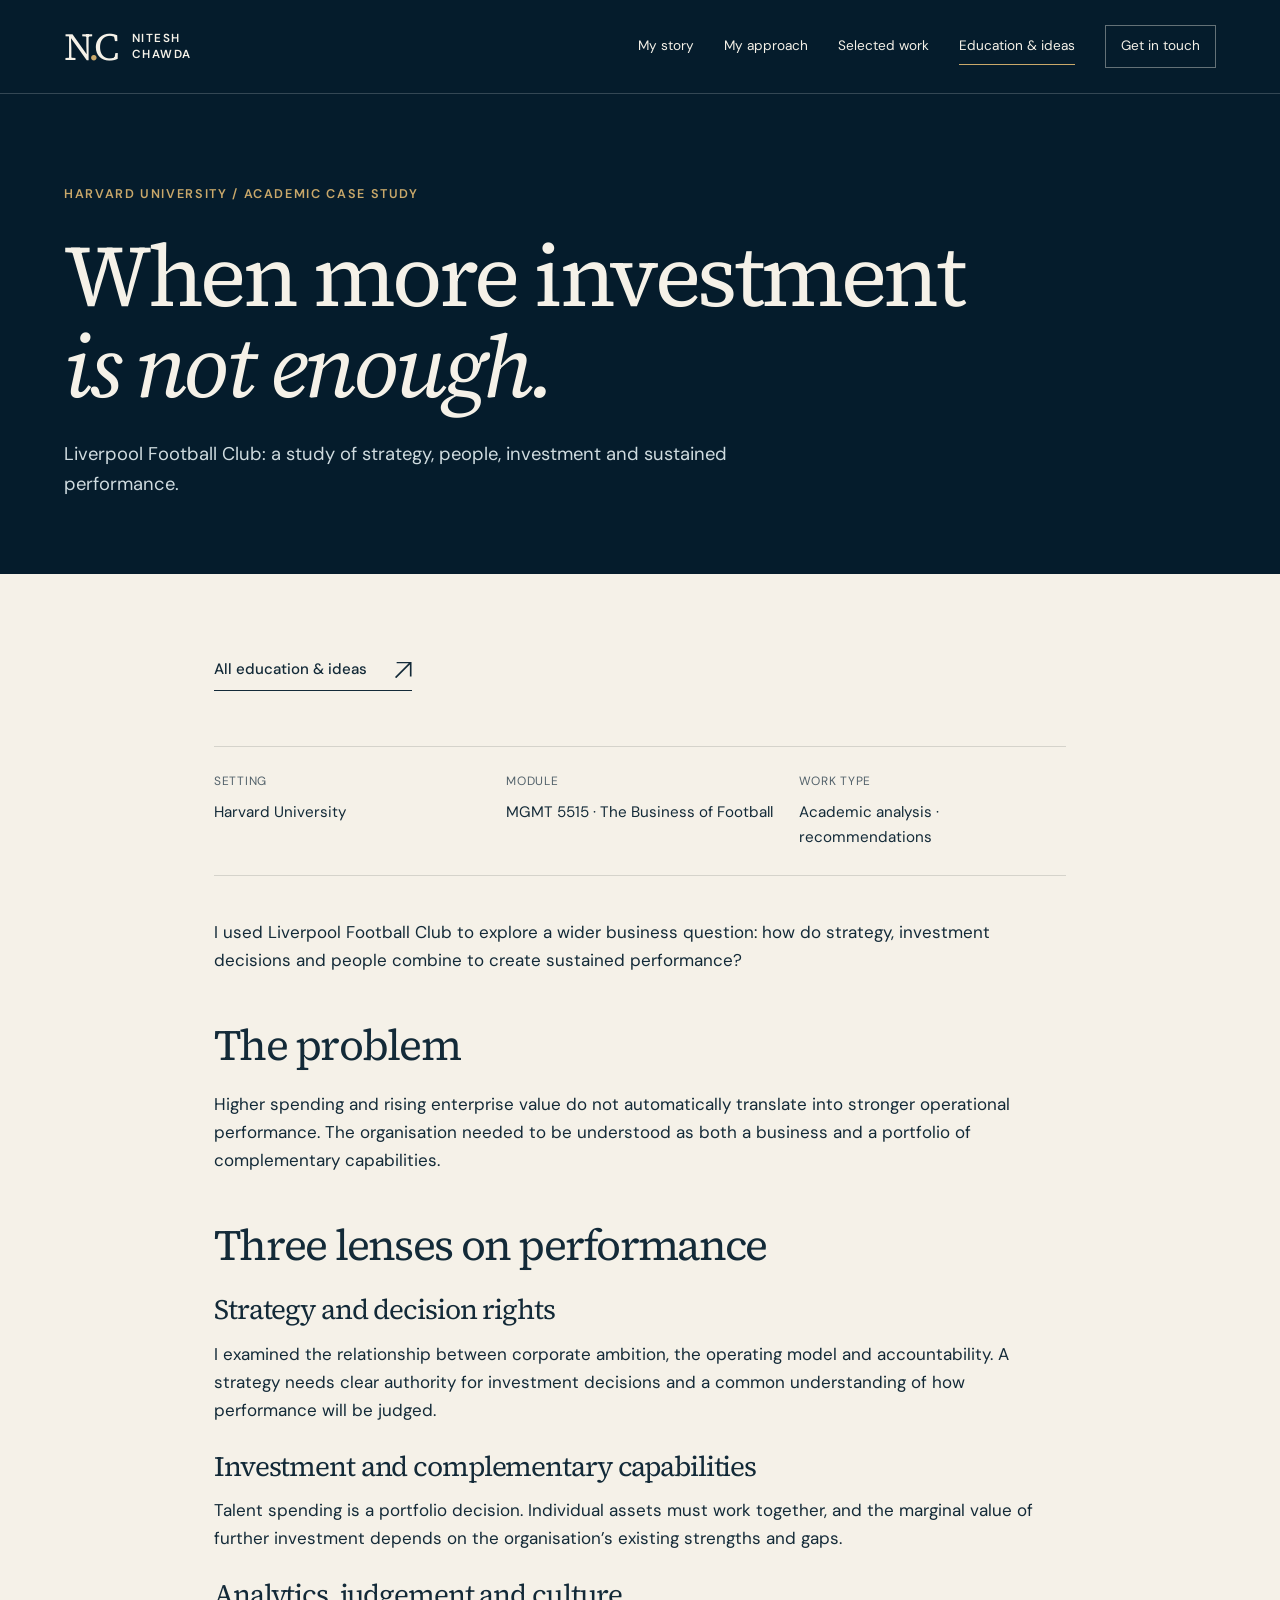
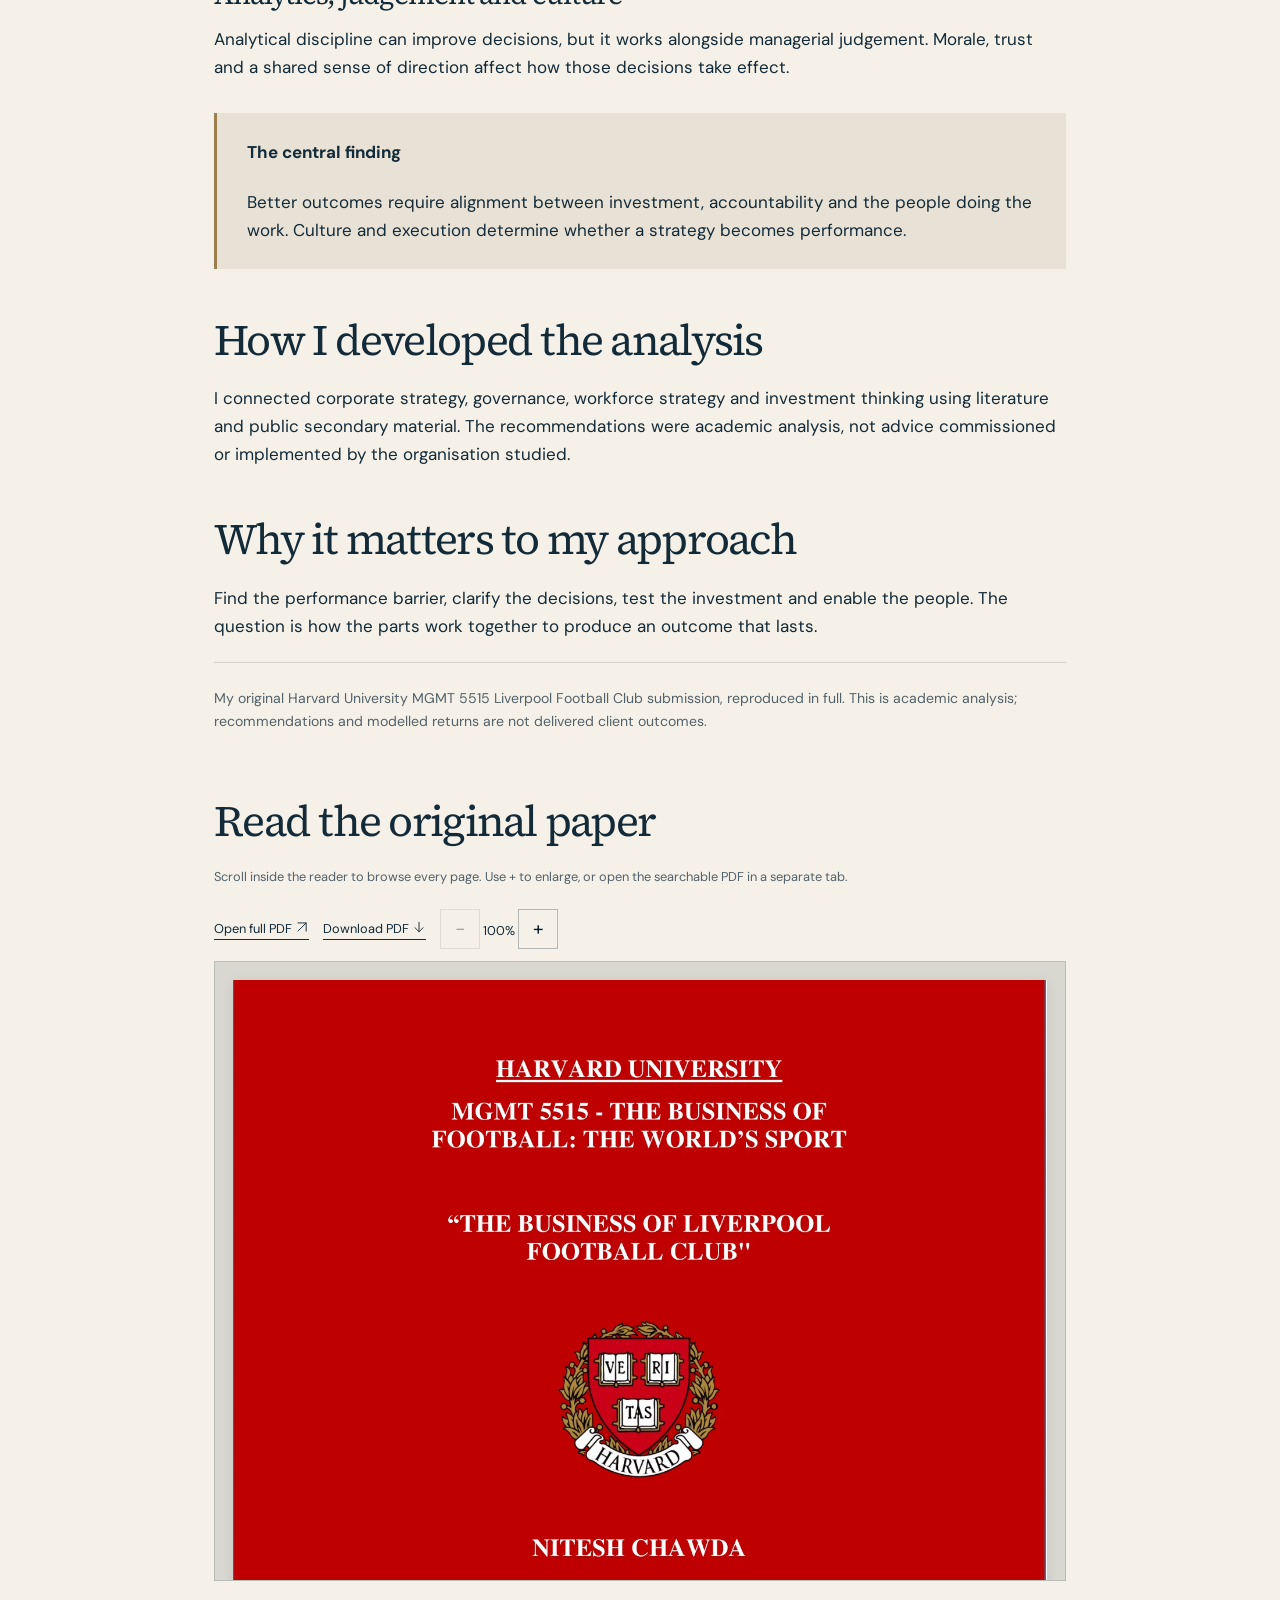
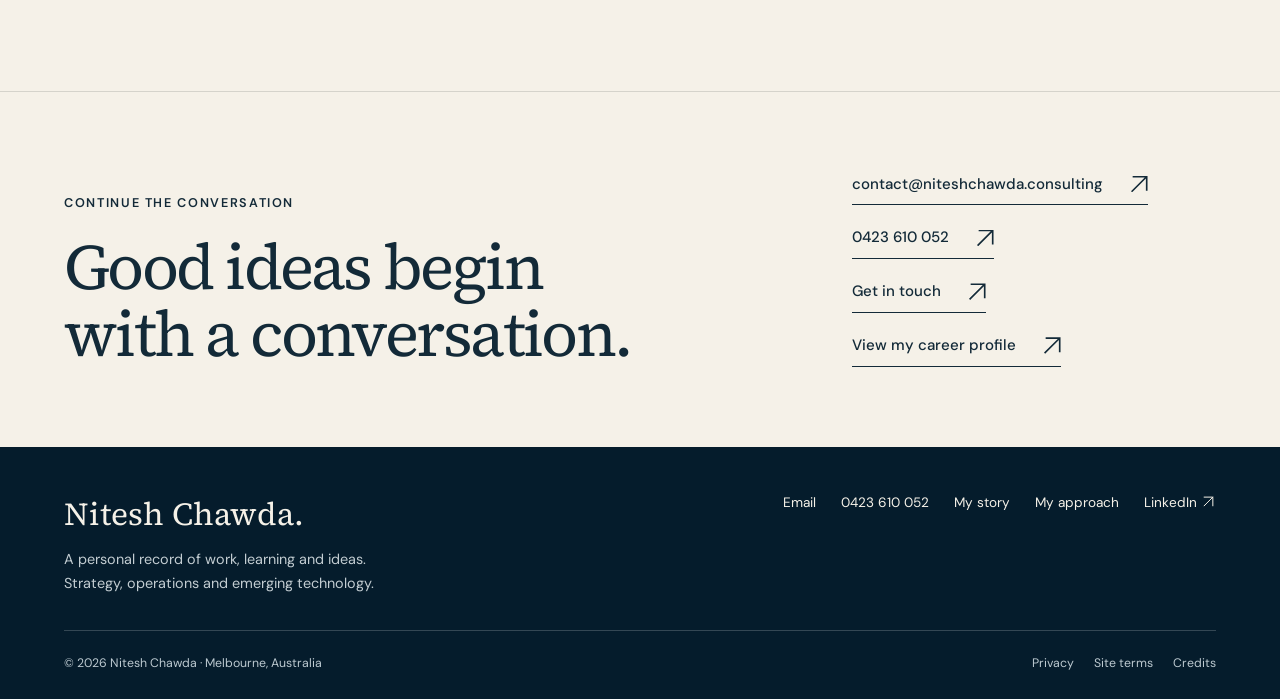
<file: investment-and-performance.html>
<!doctype html>
<html lang="en-AU">
<head>
<meta charset="utf-8">
<meta name="viewport" content="width=device-width, initial-scale=1"><title>When more investment is not enough · Nitesh Chawda</title>
<meta name="description" content="A Harvard University academic case study by Nitesh Chawda on the connection between strategy, talent investment and sustained performance.">
<meta name="theme-color" content="#051c2c">
<meta property="og:title" content="When more investment is not enough · Nitesh Chawda">
<meta property="og:description" content="A Harvard University academic case study by Nitesh Chawda on the connection between strategy, talent investment and sustained performance.">
<meta property="og:type" content="website">
<meta property="og:url" content="https://niteshchawda.consulting/investment-and-performance.html">
<meta property="og:image" content="https://niteshchawda.consulting/assets/hero.jpg">
<link rel="canonical" href="https://niteshchawda.consulting/investment-and-performance.html">
<link rel="icon" href="assets/favicon.svg" type="image/svg+xml">
<link rel="preload" href="assets/fonts/source-serif-4-normal-latin-v15.woff2" as="font" type="font/woff2" crossorigin>
<link rel="preload" href="assets/fonts/source-serif-4-italic-latin-v15.woff2" as="font" type="font/woff2" crossorigin>
<link rel="stylesheet" href="assets/fonts.min.css?v=20261002b">
<link rel="stylesheet" href="assets/portfolio.min.css?v=20261002a">
<link rel="stylesheet" href="assets/enhancements.min.css?v=20261002a">
<script src="assets/portfolio.min.js?v=20261002a" defer></script>
<script src="assets/enhancements.min.js?v=20261002a" defer></script>
<script type="application/ld+json">{"@context": "https://schema.org", "@type": "ProfilePage", "url": "https://niteshchawda.consulting/investment-and-performance.html", "mainEntity": {"@type": "Person", "name": "Nitesh Chawda", "email": "contact@niteshchawda.consulting", "telephone": "+61423610052", "url": "https://niteshchawda.consulting/", "jobTitle": "Head of AI & Automation Practice", "worksFor": {"@type": "Organization", "name": "Acquire Intelligence"}, "sameAs": ["https://www.linkedin.com/in/nitesh-chawda-strategy-director/"], "alumniOf": [{"@type": "CollegeOrUniversity", "name": "Bond University"}, {"@type": "CollegeOrUniversity", "name": "Harvard University"}, {"@type": "CollegeOrUniversity", "name": "University of Sussex"}]}}</script>
</head>
<body><a class="skip" href="#main">Skip to content</a>
<header class="header">
<div class="wrap"><a class="brand" href="./" aria-label="Nitesh Chawda — home"><span class="brand-monogram">N<i>.</i>C</span><span class="brand-name">NITESH<br>CHAWDA</span></a><button class="menu-toggle" type="button" aria-expanded="false" aria-controls="primary-nav">Menu</button>
<nav class="nav" id="primary-nav" aria-label="Main navigation"><a href="about.html">My story</a><a href="services.html">My approach</a><a href="engagements.html">Selected work</a><a href="insights.html" aria-current="page">Education & ideas</a><a href="contact.html" class="nav-contact">Get in touch</a>
</nav>
</div>
</header>
<main id="main">
<section class="page-hero dark">
<div class="wrap">
<p class="eyebrow gold">Harvard University / Academic case study
</p>
<h1>When more investment<br><em>is not enough.</em>
</h1>
<p class="lead">Liverpool Football Club: a study of strategy, people, investment and sustained performance.
</p>
</div>
</section>
<article class="article"><a class="text-link back-link" href="insights.html">All education & ideas</a>
<dl class="case-meta">
<div>
<dt>Setting
</dt>
<dd>Harvard University
</dd>
</div>
<div>
<dt>Module
</dt>
<dd>MGMT 5515 · The Business of Football
</dd>
</div>
<div>
<dt>Work type
</dt>
<dd>Academic analysis · recommendations
</dd>
</div>
</dl>
<p>I used Liverpool Football Club to explore a wider business question: how do strategy, investment decisions and people combine to create sustained performance?
</p>
<h2>The problem
</h2>
<p>Higher spending and rising enterprise value do not automatically translate into stronger operational performance. The organisation needed to be understood as both a business and a portfolio of complementary capabilities.
</p>
<h2>Three lenses on performance
</h2>
<h3>Strategy and decision rights
</h3>
<p>I examined the relationship between corporate ambition, the operating model and accountability. A strategy needs clear authority for investment decisions and a common understanding of how performance will be judged.
</p>
<h3>Investment and complementary capabilities
</h3>
<p>Talent spending is a portfolio decision. Individual assets must work together, and the marginal value of further investment depends on the organisation’s existing strengths and gaps.
</p>
<h3>Analytics, judgement and culture
</h3>
<p>Analytical discipline can improve decisions, but it works alongside managerial judgement. Morale, trust and a shared sense of direction affect how those decisions take effect.
</p>
<div class="callout">
<p><strong>The central finding</strong>
</p>
<p>Better outcomes require alignment between investment, accountability and the people doing the work. Culture and execution determine whether a strategy becomes performance.
</p>
</div>
<h2>How I developed the analysis
</h2>
<p>I connected corporate strategy, governance, workforce strategy and investment thinking using literature and public secondary material. The recommendations were academic analysis, not advice commissioned or implemented by the organisation studied.
</p>
<h2>Why it matters to my approach
</h2>
<p>Find the performance barrier, clarify the decisions, test the investment and enable the people. The question is how the parts work together to produce an outcome that lasts.
</p>
<p class="source-note">My original Harvard University MGMT 5515 Liverpool Football Club submission, reproduced in full. This is academic analysis; recommendations and modelled returns are not delivered client outcomes.
</p>
<section id="original-paper" class="paper-reader" data-paper-reader aria-labelledby="harvard-paper-heading">
<h2 id="harvard-paper-heading">Read the original paper
</h2>
<p class="paper-help">Scroll inside the reader to browse every page. Use + to enlarge, or open the searchable PDF in a separate tab.
</p>
<div class="paper-toolbar">
    <a href="assets/papers/harvard-liverpool-fc.pdf" target="_blank" rel="noopener">Open full PDF <span aria-hidden="true"><svg class="ui-icon" viewBox="0 0 24 24" width="24" height="24" fill="none" stroke="currentColor" stroke-width="1.6" stroke-linecap="round" stroke-linejoin="round" aria-hidden="true" focusable="false"><path d="M5 19 19 5M5 5h14v14"/></svg></span></a>
    <a href="assets/papers/harvard-liverpool-fc.pdf" download>Download PDF <span aria-hidden="true"><svg class="ui-icon" viewBox="0 0 24 24" width="24" height="24" fill="none" stroke="currentColor" stroke-width="1.6" stroke-linecap="round" stroke-linejoin="round" aria-hidden="true" focusable="false"><path d="M12 4v16m-7-7 7 7 7-7"/></svg></span></a>
<div class="paper-zoom-controls" role="group" aria-label="Paper zoom">
      <button type="button" data-paper-zoom="out" aria-label="Zoom out">−</button>
      <output data-paper-scale aria-live="polite">100%</output>
      <button type="button" data-paper-zoom="in" aria-label="Zoom in">+</button>
</div>
</div>
<div class="paper-viewport" tabindex="0" role="region" aria-label="Scrollable Harvard Liverpool FC paper">
<div class="paper-pages">
<figure class="paper-page">
        <img src="assets/papers/harvard/page-01.webp" width="1400" height="1980" loading="lazy" decoding="async" alt="Harvard Liverpool FC paper, page 1 of 11">
<figcaption>Page 1 of 11
</figcaption>
</figure>
<figure class="paper-page">
        <img src="assets/papers/harvard/page-02.webp" width="1400" height="1980" loading="lazy" decoding="async" alt="Harvard Liverpool FC paper, page 2 of 11">
<figcaption>Page 2 of 11
</figcaption>
</figure>
<figure class="paper-page">
        <img src="assets/papers/harvard/page-03.webp" width="1400" height="1980" loading="lazy" decoding="async" alt="Harvard Liverpool FC paper, page 3 of 11">
<figcaption>Page 3 of 11
</figcaption>
</figure>
<figure class="paper-page">
        <img src="assets/papers/harvard/page-04.webp" width="1400" height="1980" loading="lazy" decoding="async" alt="Harvard Liverpool FC paper, page 4 of 11">
<figcaption>Page 4 of 11
</figcaption>
</figure>
<figure class="paper-page">
        <img src="assets/papers/harvard/page-05.webp" width="1400" height="1980" loading="lazy" decoding="async" alt="Harvard Liverpool FC paper, page 5 of 11">
<figcaption>Page 5 of 11
</figcaption>
</figure>
<figure class="paper-page">
        <img src="assets/papers/harvard/page-06.webp" width="1400" height="1980" loading="lazy" decoding="async" alt="Harvard Liverpool FC paper, page 6 of 11">
<figcaption>Page 6 of 11
</figcaption>
</figure>
<figure class="paper-page">
        <img src="assets/papers/harvard/page-07.webp" width="1400" height="1980" loading="lazy" decoding="async" alt="Harvard Liverpool FC paper, page 7 of 11">
<figcaption>Page 7 of 11
</figcaption>
</figure>
<figure class="paper-page">
        <img src="assets/papers/harvard/page-08.webp" width="1400" height="1980" loading="lazy" decoding="async" alt="Harvard Liverpool FC paper, page 8 of 11">
<figcaption>Page 8 of 11
</figcaption>
</figure>
<figure class="paper-page">
        <img src="assets/papers/harvard/page-09.webp" width="1400" height="1980" loading="lazy" decoding="async" alt="Harvard Liverpool FC paper, page 9 of 11">
<figcaption>Page 9 of 11
</figcaption>
</figure>
<figure class="paper-page">
        <img src="assets/papers/harvard/page-10.webp" width="1400" height="1980" loading="lazy" decoding="async" alt="Harvard Liverpool FC paper, page 10 of 11">
<figcaption>Page 10 of 11
</figcaption>
</figure>
<figure class="paper-page">
        <img src="assets/papers/harvard/page-11.webp" width="1400" height="1980" loading="lazy" decoding="async" alt="Harvard Liverpool FC paper, page 11 of 11">
<figcaption>Page 11 of 11
</figcaption>
</figure>
</div>
</div>
</section>
</article>
<section class="contact-section">
<div class="wrap contact-layout">
<div>
<p class="eyebrow">Continue the conversation
</p>
<h2 style="margin-top:20px">Good ideas begin<br>with a conversation.
</h2>
</div>
<div class="contact-links"><a class="text-link" href="mailto:contact@niteshchawda.consulting">contact@niteshchawda.consulting</a><a class="text-link" href="tel:+61423610052">0423 610 052</a><a class="text-link" href="contact.html">Get in touch</a><a class="text-link" href="profile.html">View my career profile</a>
</div>
</div>
</section>
</main>
<footer class="footer">
<div class="wrap">
<div class="footer-top">
<div><a class="footer-name" href="./">Nitesh Chawda.</a>
<p>A personal record of work, learning and ideas.<br>Strategy, operations and emerging technology.
</p>
</div>
<div class="footer-links"><a href="mailto:contact@niteshchawda.consulting">Email</a><a href="tel:+61423610052">0423 610 052</a><a href="about.html">My story</a><a href="services.html">My approach</a><a href="https://www.linkedin.com/in/nitesh-chawda-strategy-director/" target="_blank" rel="noopener noreferrer">LinkedIn <svg class="ui-icon" viewBox="0 0 24 24" width="24" height="24" fill="none" stroke="currentColor" stroke-width="1.6" stroke-linecap="round" stroke-linejoin="round" aria-hidden="true" focusable="false"><path d="M5 19 19 5M5 5h14v14"/></svg></a>
</div>
</div>
<div class="footer-bottom"><span>© 2026 Nitesh Chawda · Melbourne, Australia</span>
<div><a href="privacy.html">Privacy</a><a href="terms.html">Site terms</a><a href="credits.html">Credits</a>
</div>
</div>
</div>
</footer>
</body>
</html>
</file>
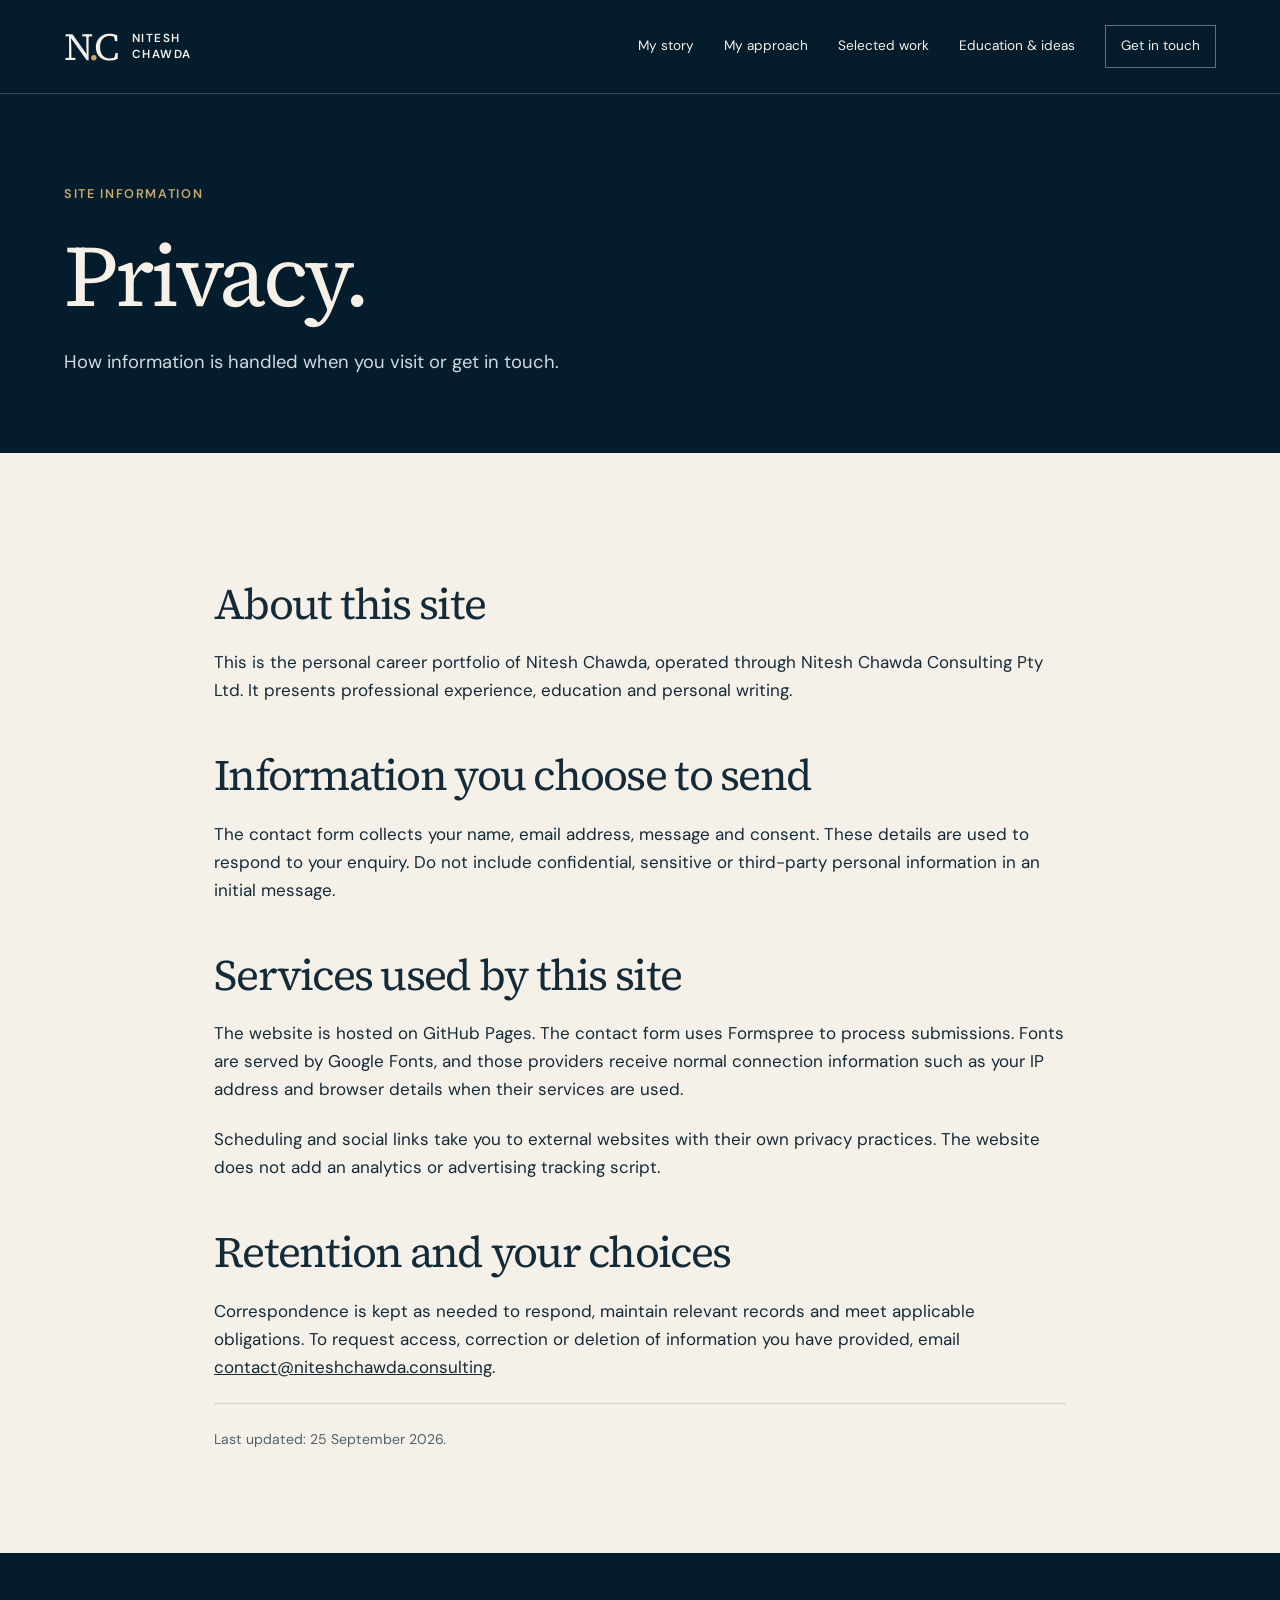
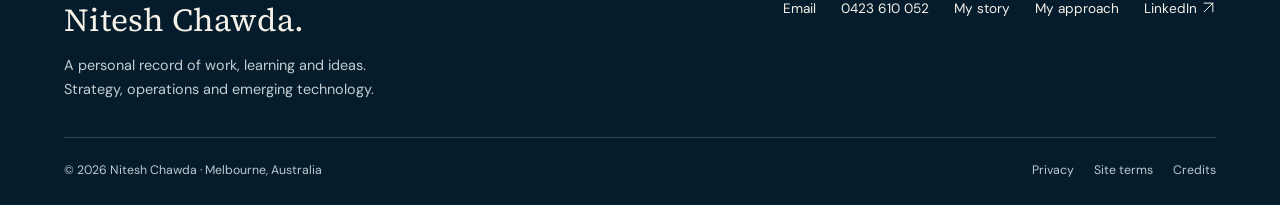
<file: privacy.html>
<!doctype html>
<html lang="en-AU">
<head>
<meta charset="utf-8">
<meta name="viewport" content="width=device-width, initial-scale=1"><title>Privacy · Nitesh Chawda</title>
<meta name="description" content="How this personal portfolio handles contact enquiries and website services.">
<meta name="theme-color" content="#051c2c">
<meta property="og:title" content="Privacy · Nitesh Chawda">
<meta property="og:description" content="How this personal portfolio handles contact enquiries and website services.">
<meta property="og:type" content="website">
<meta property="og:url" content="https://niteshchawda.consulting/privacy.html">
<meta property="og:image" content="https://niteshchawda.consulting/assets/hero.jpg">
<link rel="canonical" href="https://niteshchawda.consulting/privacy.html">
<link rel="icon" href="assets/favicon.svg" type="image/svg+xml">
<link rel="preload" href="assets/fonts/source-serif-4-normal-latin-v15.woff2" as="font" type="font/woff2" crossorigin>
<link rel="stylesheet" href="assets/fonts.min.css?v=20261002b">
<link rel="stylesheet" href="assets/portfolio.min.css?v=20261002a">
<link rel="stylesheet" href="assets/enhancements.min.css?v=20261002a">
<script src="assets/portfolio.min.js?v=20261002a" defer></script>
<script src="assets/enhancements.min.js?v=20261002a" defer></script>
<script type="application/ld+json">{"@context": "https://schema.org", "@type": "ProfilePage", "url": "https://niteshchawda.consulting/privacy.html", "mainEntity": {"@type": "Person", "name": "Nitesh Chawda", "email": "contact@niteshchawda.consulting", "telephone": "+61423610052", "url": "https://niteshchawda.consulting/", "jobTitle": "Head of AI & Automation Practice", "worksFor": {"@type": "Organization", "name": "Acquire Intelligence"}, "sameAs": ["https://www.linkedin.com/in/nitesh-chawda-strategy-director/"], "alumniOf": [{"@type": "CollegeOrUniversity", "name": "Bond University"}, {"@type": "CollegeOrUniversity", "name": "Harvard University"}, {"@type": "CollegeOrUniversity", "name": "University of Sussex"}]}}</script>
</head>
<body><a class="skip" href="#main">Skip to content</a>
<header class="header">
<div class="wrap"><a class="brand" href="./" aria-label="Nitesh Chawda — home"><span class="brand-monogram">N<i>.</i>C</span><span class="brand-name">NITESH<br>CHAWDA</span></a><button class="menu-toggle" type="button" aria-expanded="false" aria-controls="primary-nav">Menu</button>
<nav class="nav" id="primary-nav" aria-label="Main navigation"><a href="about.html">My story</a><a href="services.html">My approach</a><a href="engagements.html">Selected work</a><a href="insights.html">Education & ideas</a><a href="contact.html" class="nav-contact">Get in touch</a>
</nav>
</div>
</header>
<main id="main">
<section class="page-hero dark">
<div class="wrap">
<p class="eyebrow gold">Site information
</p>
<h1>Privacy.
</h1>
<p class="lead">How information is handled when you visit or get in touch.
</p>
</div>
</section>
<article class="article">
<h2>About this site
</h2>
<p>This is the personal career portfolio of Nitesh Chawda, operated through Nitesh Chawda Consulting Pty Ltd. It presents professional experience, education and personal writing.
</p>
<h2>Information you choose to send
</h2>
<p>The contact form collects your name, email address, message and consent. These details are used to respond to your enquiry. Do not include confidential, sensitive or third-party personal information in an initial message.
</p>
<h2>Services used by this site
</h2>
<p>The website is hosted on GitHub Pages. The contact form uses Formspree to process submissions. Fonts are served by Google Fonts, and those providers receive normal connection information such as your IP address and browser details when their services are used.
</p>
<p>Scheduling and social links take you to external websites with their own privacy practices. The website does not add an analytics or advertising tracking script.
</p>
<h2>Retention and your choices
</h2>
<p>Correspondence is kept as needed to respond, maintain relevant records and meet applicable obligations. To request access, correction or deletion of information you have provided, email <a href="mailto:contact@niteshchawda.consulting"><u>contact@niteshchawda.consulting</u></a>.
</p>
<p class="source-note">Last updated: 25 September 2026.
</p>
</article>
</main>
<footer class="footer">
<div class="wrap">
<div class="footer-top">
<div><a class="footer-name" href="./">Nitesh Chawda.</a>
<p>A personal record of work, learning and ideas.<br>Strategy, operations and emerging technology.
</p>
</div>
<div class="footer-links"><a href="mailto:contact@niteshchawda.consulting">Email</a><a href="tel:+61423610052">0423 610 052</a><a href="about.html">My story</a><a href="services.html">My approach</a><a href="https://www.linkedin.com/in/nitesh-chawda-strategy-director/" target="_blank" rel="noopener noreferrer">LinkedIn <svg class="ui-icon" viewBox="0 0 24 24" width="24" height="24" fill="none" stroke="currentColor" stroke-width="1.6" stroke-linecap="round" stroke-linejoin="round" aria-hidden="true" focusable="false"><path d="M5 19 19 5M5 5h14v14"/></svg></a>
</div>
</div>
<div class="footer-bottom"><span>© 2026 Nitesh Chawda · Melbourne, Australia</span>
<div><a href="privacy.html">Privacy</a><a href="terms.html">Site terms</a><a href="credits.html">Credits</a>
</div>
</div>
</div>
</footer>
</body>
</html>
</file>
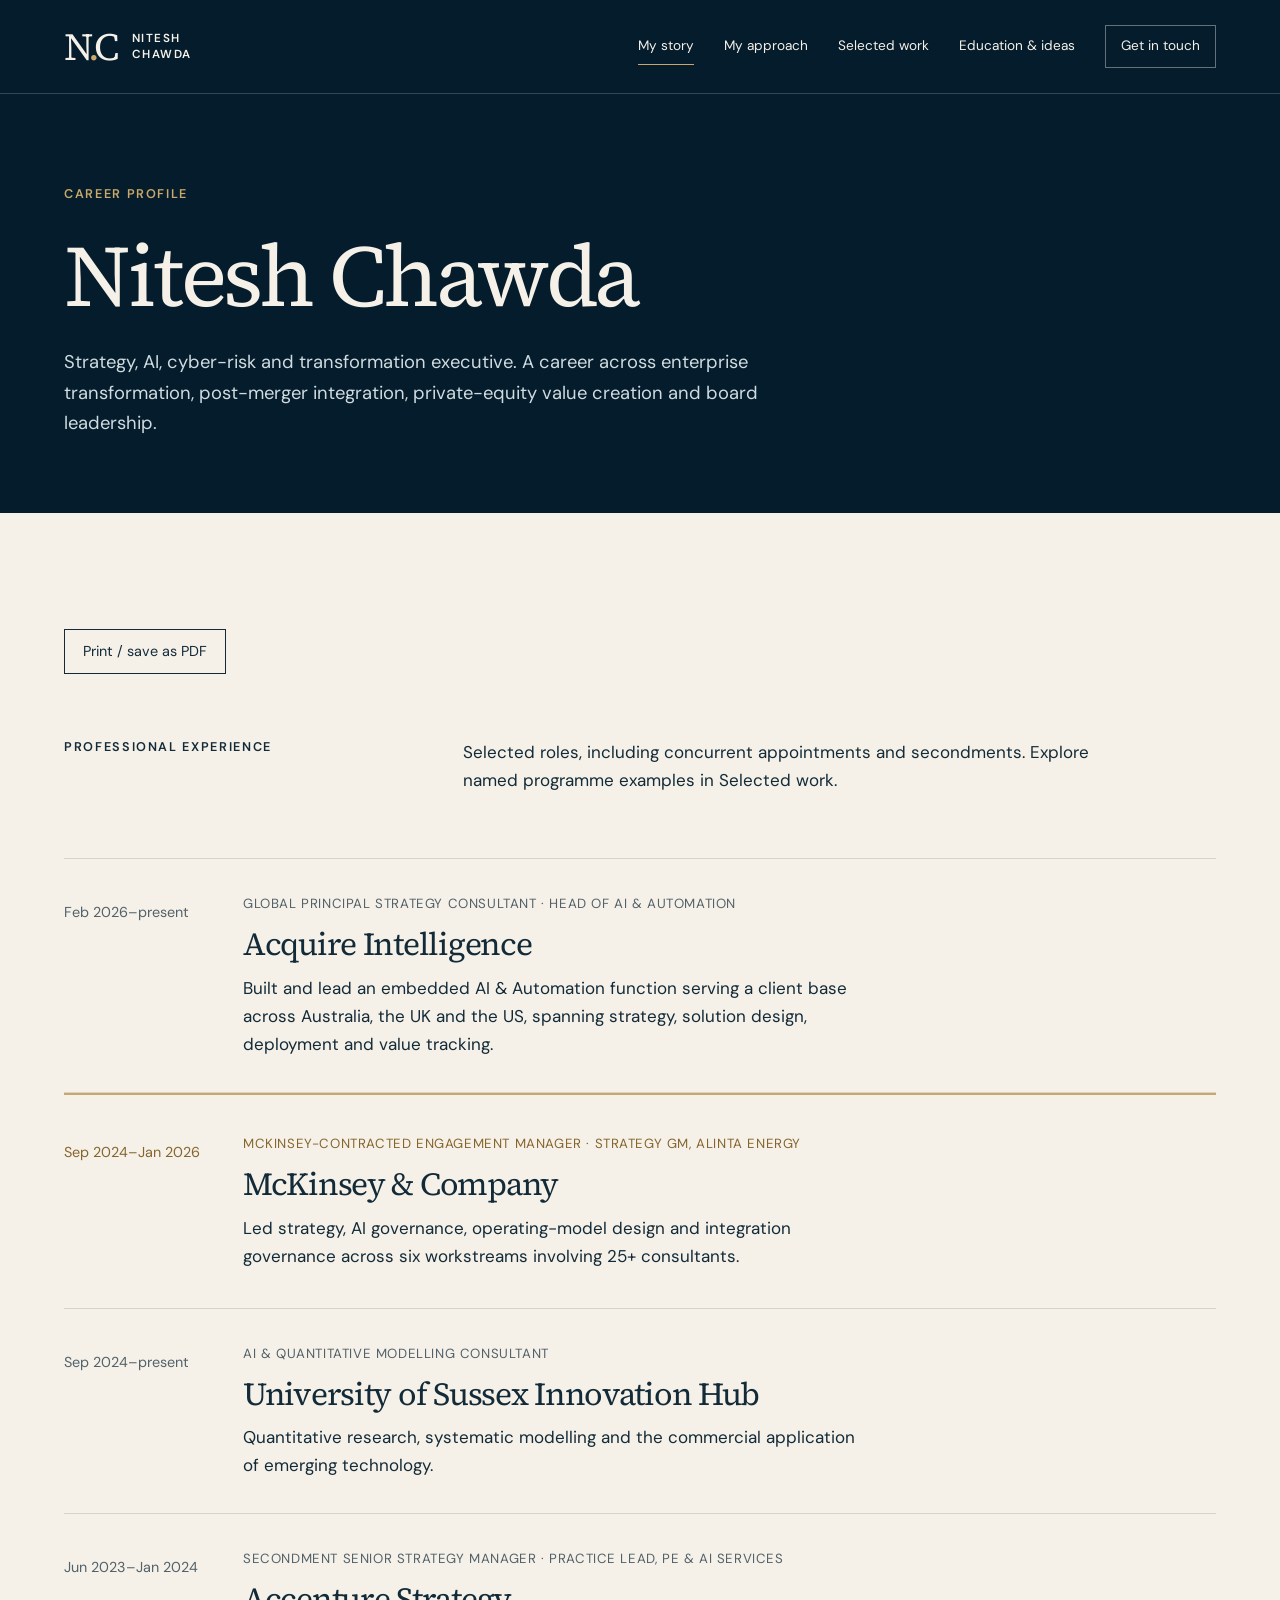
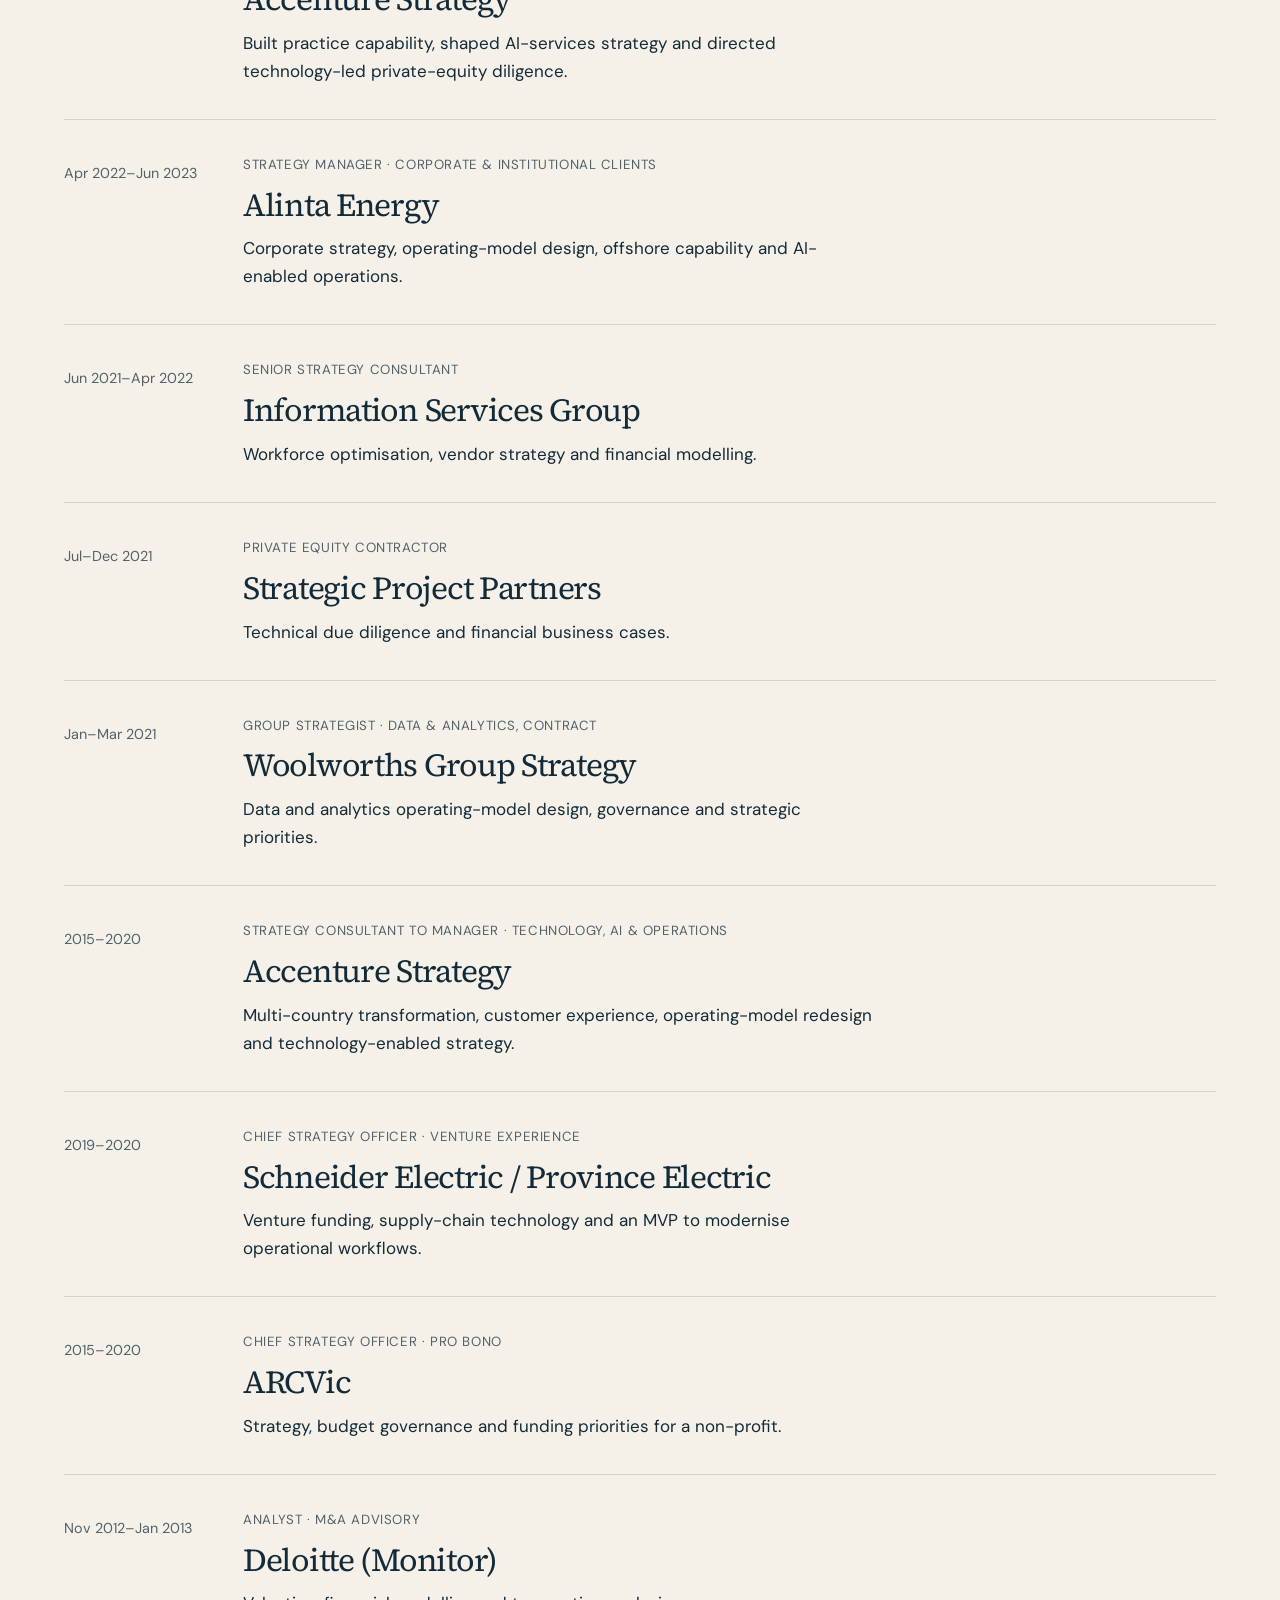
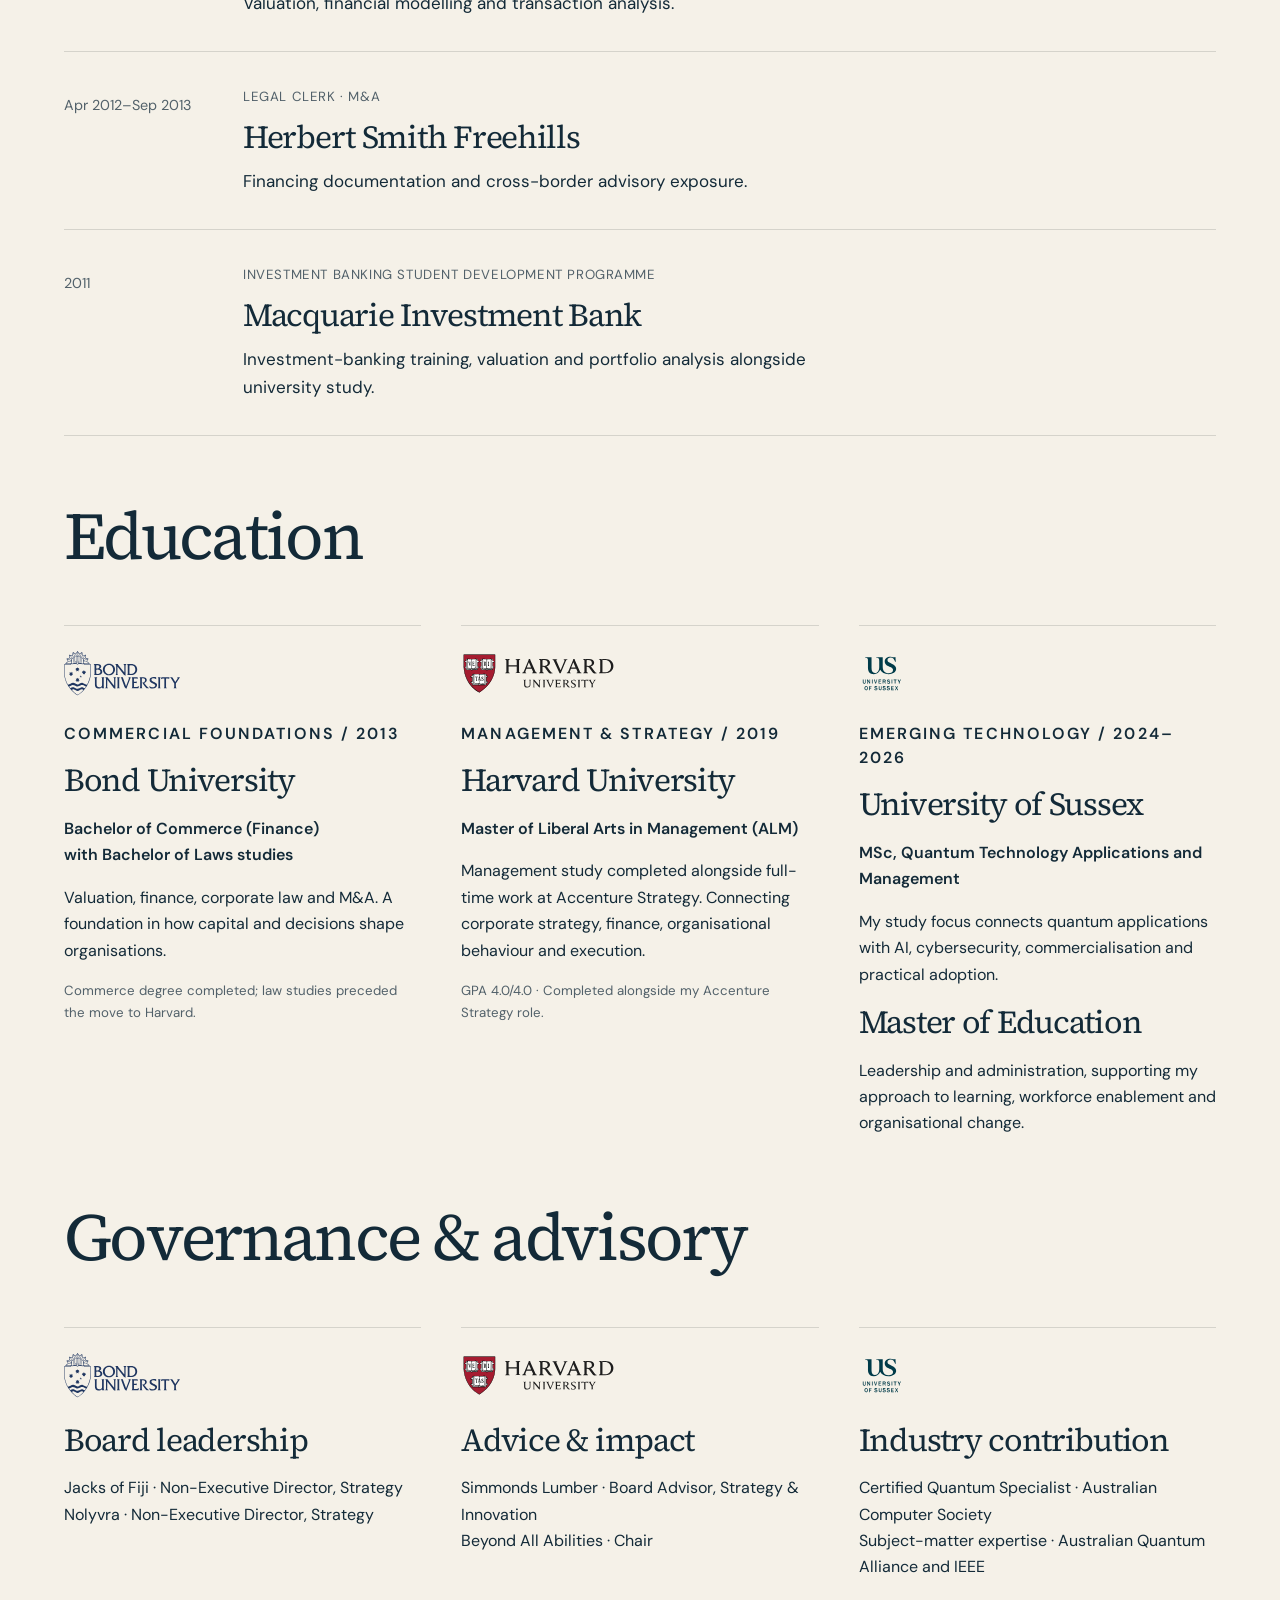
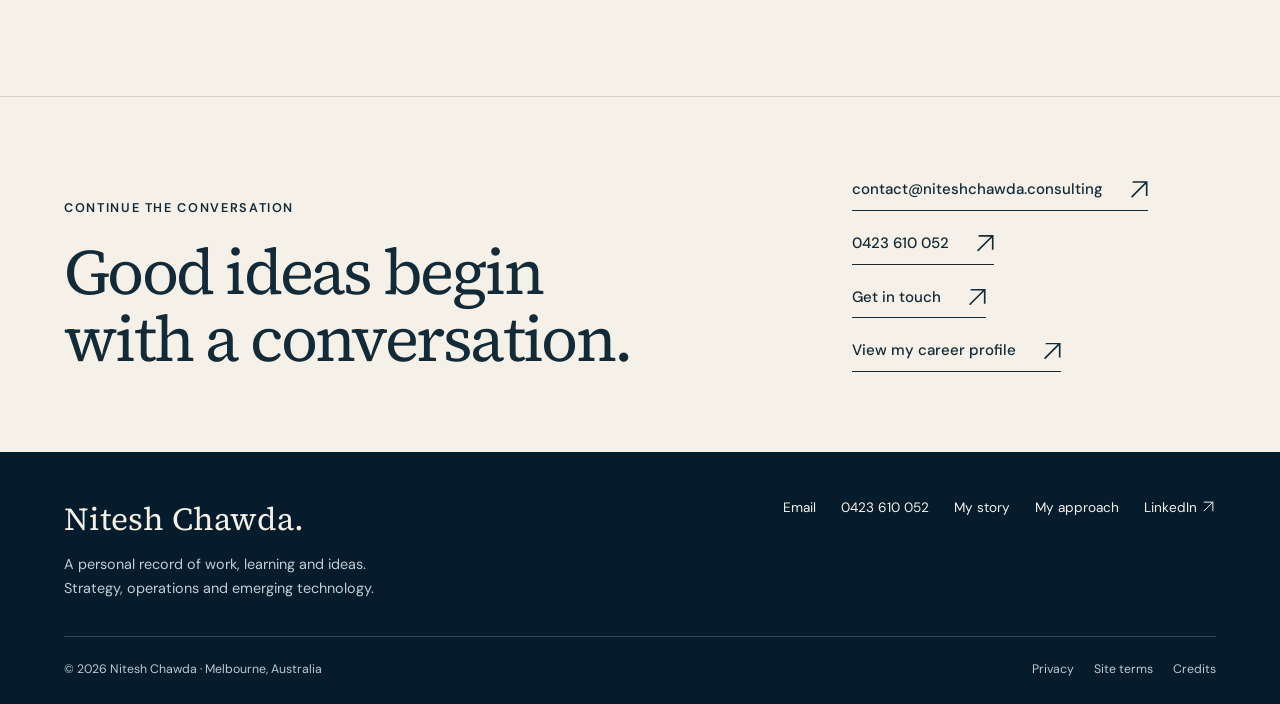
<file: profile.html>
<!doctype html>
<html lang="en-AU">
<head>
<meta charset="utf-8">
<meta name="viewport" content="width=device-width, initial-scale=1"><title>Career profile · Nitesh Chawda</title>
<meta name="description" content="The career profile of Nitesh Chawda: professional experience, education and board leadership.">
<meta name="theme-color" content="#051c2c">
<meta property="og:title" content="Career profile · Nitesh Chawda">
<meta property="og:description" content="The career profile of Nitesh Chawda: professional experience, education and board leadership.">
<meta property="og:type" content="website">
<meta property="og:url" content="https://niteshchawda.consulting/profile.html">
<meta property="og:image" content="https://niteshchawda.consulting/assets/hero.jpg">
<link rel="canonical" href="https://niteshchawda.consulting/profile.html">
<link rel="icon" href="assets/favicon.svg" type="image/svg+xml">
<link rel="preload" href="assets/fonts/source-serif-4-normal-latin-v15.woff2" as="font" type="font/woff2" crossorigin>
<link rel="stylesheet" href="assets/fonts.min.css?v=20261002b">
<link rel="stylesheet" href="assets/portfolio.min.css?v=20261002a">
<link rel="stylesheet" href="assets/enhancements.min.css?v=20261002a">
<script src="assets/portfolio.min.js?v=20261002a" defer></script>
<script src="assets/enhancements.min.js?v=20261002a" defer></script>
<script type="application/ld+json">{"@context": "https://schema.org", "@type": "ProfilePage", "url": "https://niteshchawda.consulting/profile.html", "mainEntity": {"@type": "Person", "name": "Nitesh Chawda", "email": "contact@niteshchawda.consulting", "telephone": "+61423610052", "url": "https://niteshchawda.consulting/", "jobTitle": "Head of AI & Automation Practice", "worksFor": {"@type": "Organization", "name": "Acquire Intelligence"}, "sameAs": ["https://www.linkedin.com/in/nitesh-chawda-strategy-director/"], "alumniOf": [{"@type": "CollegeOrUniversity", "name": "Bond University"}, {"@type": "CollegeOrUniversity", "name": "Harvard University"}, {"@type": "CollegeOrUniversity", "name": "University of Sussex"}]}}</script>
</head>
<body><a class="skip" href="#main">Skip to content</a>
<header class="header">
<div class="wrap"><a class="brand" href="./" aria-label="Nitesh Chawda — home"><span class="brand-monogram">N<i>.</i>C</span><span class="brand-name">NITESH<br>CHAWDA</span></a><button class="menu-toggle" type="button" aria-expanded="false" aria-controls="primary-nav">Menu</button>
<nav class="nav" id="primary-nav" aria-label="Main navigation"><a href="about.html" aria-current="page">My story</a><a href="services.html">My approach</a><a href="engagements.html">Selected work</a><a href="insights.html">Education & ideas</a><a href="contact.html" class="nav-contact">Get in touch</a>
</nav>
</div>
</header>
<main id="main">
<section class="page-hero dark">
<div class="wrap">
<p class="eyebrow gold">Career profile
</p>
<h1>Nitesh Chawda
</h1>
<p class="lead">Strategy, AI, cyber-risk and transformation executive. A career across enterprise transformation, post-merger integration, private-equity value creation and board leadership.
</p>
</div>
</section>
<section class="section">
<div class="wrap full-career">
<div class="no-print" style="margin-bottom:40px"><button type="button" class="print-button" data-print>Print / save as PDF</button>
</div>
<p class="print-only">niteshchawda.consulting · contact@niteshchawda.consulting · 0423 610 052
</p>
<div class="section-head">
<p class="eyebrow">Professional experience
</p>
<p>Selected roles, including concurrent appointments and secondments. Explore named programme examples in Selected work.
</p>
</div>
<div class="timeline">
<article class="timeline-item ">
<div class="timeline-date">Feb 2026–present
</div>
<div>
<p class="role">Global Principal Strategy Consultant · Head of AI & Automation
</p>
<h3>Acquire Intelligence
</h3>
<p>Built and lead an embedded AI & Automation function serving a client base across Australia, the UK and the US, spanning strategy, solution design, deployment and value tracking.
</p>
</div>
</article>
<article class="timeline-item featured">
<div class="timeline-date">Sep 2024–Jan 2026
</div>
<div>
<p class="role">McKinsey-contracted Engagement Manager · Strategy GM, Alinta Energy
</p>
<h3>McKinsey &amp; Company
</h3>
<p>Led strategy, AI governance, operating-model design and integration governance across six workstreams involving 25+ consultants.
</p>
</div>
</article>
<article class="timeline-item ">
<div class="timeline-date">Sep 2024–present
</div>
<div>
<p class="role">AI & Quantitative Modelling Consultant
</p>
<h3>University of Sussex Innovation Hub
</h3>
<p>Quantitative research, systematic modelling and the commercial application of emerging technology.
</p>
</div>
</article>
<article class="timeline-item ">
<div class="timeline-date">Jun 2023–Jan 2024
</div>
<div>
<p class="role">Secondment Senior Strategy Manager · Practice Lead, PE & AI Services
</p>
<h3>Accenture Strategy
</h3>
<p>Built practice capability, shaped AI-services strategy and directed technology-led private-equity diligence.
</p>
</div>
</article>
<article class="timeline-item ">
<div class="timeline-date">Apr 2022–Jun 2023
</div>
<div>
<p class="role">Strategy Manager · Corporate & Institutional Clients
</p>
<h3>Alinta Energy
</h3>
<p>Corporate strategy, operating-model design, offshore capability and AI-enabled operations.
</p>
</div>
</article>
<article class="timeline-item ">
<div class="timeline-date">Jun 2021–Apr 2022
</div>
<div>
<p class="role">Senior Strategy Consultant
</p>
<h3>Information Services Group
</h3>
<p>Workforce optimisation, vendor strategy and financial modelling.
</p>
</div>
</article>
<article class="timeline-item ">
<div class="timeline-date">Jul–Dec 2021
</div>
<div>
<p class="role">Private Equity Contractor
</p>
<h3>Strategic Project Partners
</h3>
<p>Technical due diligence and financial business cases.
</p>
</div>
</article>
<article class="timeline-item ">
<div class="timeline-date">Jan–Mar 2021
</div>
<div>
<p class="role">Group Strategist · Data & Analytics, contract
</p>
<h3>Woolworths Group Strategy
</h3>
<p>Data and analytics operating-model design, governance and strategic priorities.
</p>
</div>
</article>
<article class="timeline-item ">
<div class="timeline-date">2015–2020
</div>
<div>
<p class="role">Strategy Consultant to Manager · Technology, AI & Operations
</p>
<h3>Accenture Strategy
</h3>
<p>Multi-country transformation, customer experience, operating-model redesign and technology-enabled strategy.
</p>
</div>
</article>
<article class="timeline-item ">
<div class="timeline-date">2019–2020
</div>
<div>
<p class="role">Chief Strategy Officer · Venture experience
</p>
<h3>Schneider Electric / Province Electric
</h3>
<p>Venture funding, supply-chain technology and an MVP to modernise operational workflows.
</p>
</div>
</article>
<article class="timeline-item ">
<div class="timeline-date">2015–2020
</div>
<div>
<p class="role">Chief Strategy Officer · Pro bono
</p>
<h3>ARCVic
</h3>
<p>Strategy, budget governance and funding priorities for a non-profit.
</p>
</div>
</article>
<article class="timeline-item ">
<div class="timeline-date">Nov 2012–Jan 2013
</div>
<div>
<p class="role">Analyst · M&A Advisory
</p>
<h3>Deloitte (Monitor)
</h3>
<p>Valuation, financial modelling and transaction analysis.
</p>
</div>
</article>
<article class="timeline-item ">
<div class="timeline-date">Apr 2012–Sep 2013
</div>
<div>
<p class="role">Legal Clerk · M&A
</p>
<h3>Herbert Smith Freehills
</h3>
<p>Financing documentation and cross-border advisory exposure.
</p>
</div>
</article>
<article class="timeline-item ">
<div class="timeline-date">2011
</div>
<div>
<p class="role">Investment Banking Student Development Programme
</p>
<h3>Macquarie Investment Bank
</h3>
<p>Investment-banking training, valuation and portfolio analysis alongside university study.
</p>
</div>
</article>
</div>
<h2 style="margin-top:65px">Education
</h2>
<div class="learning-grid">
<article class="learning-item">
<p class="eyebrow">Commercial foundations / 2013
</p>
<h3>Bond University
</h3>
<p class="degree">Bachelor of Commerce (Finance)<br>with Bachelor of Laws studies
</p>
<p>Valuation, finance, corporate law and M&A. A foundation in how capital and decisions shape organisations.
</p><small>Commerce degree completed; law studies preceded the move to Harvard.</small>
</article>
<article class="learning-item">
<p class="eyebrow">Management & strategy / 2019
</p>
<h3>Harvard University
</h3>
<p class="degree">Master of Liberal Arts in Management (ALM)
</p>
<p>Management study completed alongside full-time work at Accenture Strategy. Connecting corporate strategy, finance, organisational behaviour and execution.
</p><small>GPA 4.0/4.0 · Completed alongside my Accenture Strategy role.</small>
</article>
<article class="learning-item">
<p class="eyebrow">Emerging technology / 2024–2026
</p>
<h3>University of Sussex
</h3>
<p class="degree">MSc, Quantum Technology Applications and Management
</p>
<p>My study focus connects quantum applications with AI, cybersecurity, commercialisation and practical adoption.
</p>
<h3>Master of Education
</h3>
<p>Leadership and administration, supporting my approach to learning, workforce enablement and organisational change.
</p>
</article>
</div>
<h2 style="margin-top:65px">Governance &amp; advisory
</h2>
<div class="learning-grid">
<article class="learning-item">
<h3>Board leadership
</h3>
<p>Jacks of Fiji · Non-Executive Director, Strategy<br>Nolyvra · Non-Executive Director, Strategy
</p>
</article>
<article class="learning-item">
<h3>Advice &amp; impact
</h3>
<p>Simmonds Lumber · Board Advisor, Strategy &amp; Innovation<br>Beyond All Abilities · Chair
</p>
</article>
<article class="learning-item">
<h3>Industry contribution
</h3>
<p>Certified Quantum Specialist · Australian Computer Society<br>Subject-matter expertise · Australian Quantum Alliance and IEEE
</p>
</article>
</div>
</div>
</section>
<section class="contact-section">
<div class="wrap contact-layout">
<div>
<p class="eyebrow">Continue the conversation
</p>
<h2 style="margin-top:20px">Good ideas begin<br>with a conversation.
</h2>
</div>
<div class="contact-links"><a class="text-link" href="mailto:contact@niteshchawda.consulting">contact@niteshchawda.consulting</a><a class="text-link" href="tel:+61423610052">0423 610 052</a><a class="text-link" href="contact.html">Get in touch</a><a class="text-link" href="profile.html">View my career profile</a>
</div>
</div>
</section>
</main>
<footer class="footer">
<div class="wrap">
<div class="footer-top">
<div><a class="footer-name" href="./">Nitesh Chawda.</a>
<p>A personal record of work, learning and ideas.<br>Strategy, operations and emerging technology.
</p>
</div>
<div class="footer-links"><a href="mailto:contact@niteshchawda.consulting">Email</a><a href="tel:+61423610052">0423 610 052</a><a href="about.html">My story</a><a href="services.html">My approach</a><a href="https://www.linkedin.com/in/nitesh-chawda-strategy-director/" target="_blank" rel="noopener noreferrer">LinkedIn <svg class="ui-icon" viewBox="0 0 24 24" width="24" height="24" fill="none" stroke="currentColor" stroke-width="1.6" stroke-linecap="round" stroke-linejoin="round" aria-hidden="true" focusable="false"><path d="M5 19 19 5M5 5h14v14"/></svg></a>
</div>
</div>
<div class="footer-bottom"><span>© 2026 Nitesh Chawda · Melbourne, Australia</span>
<div><a href="privacy.html">Privacy</a><a href="terms.html">Site terms</a><a href="credits.html">Credits</a>
</div>
</div>
</div>
</footer>
</body>
</html>
</file>
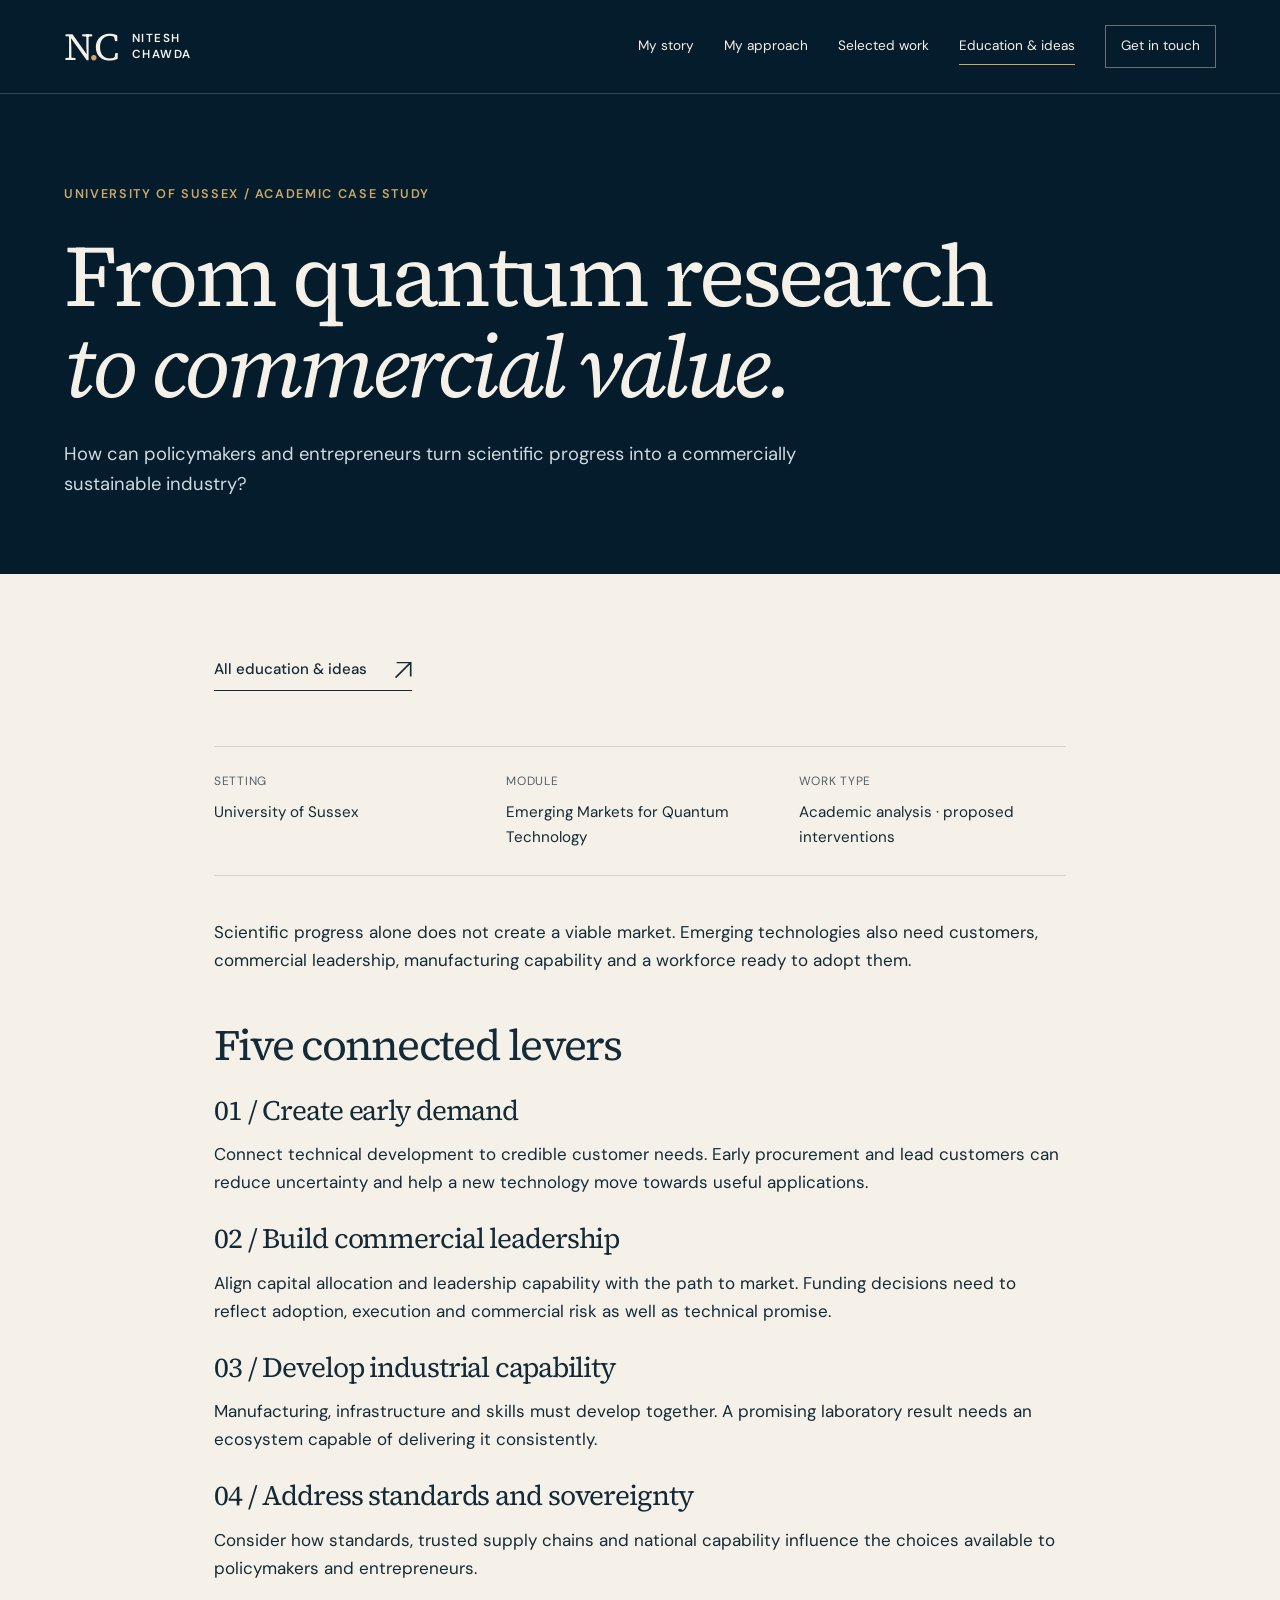
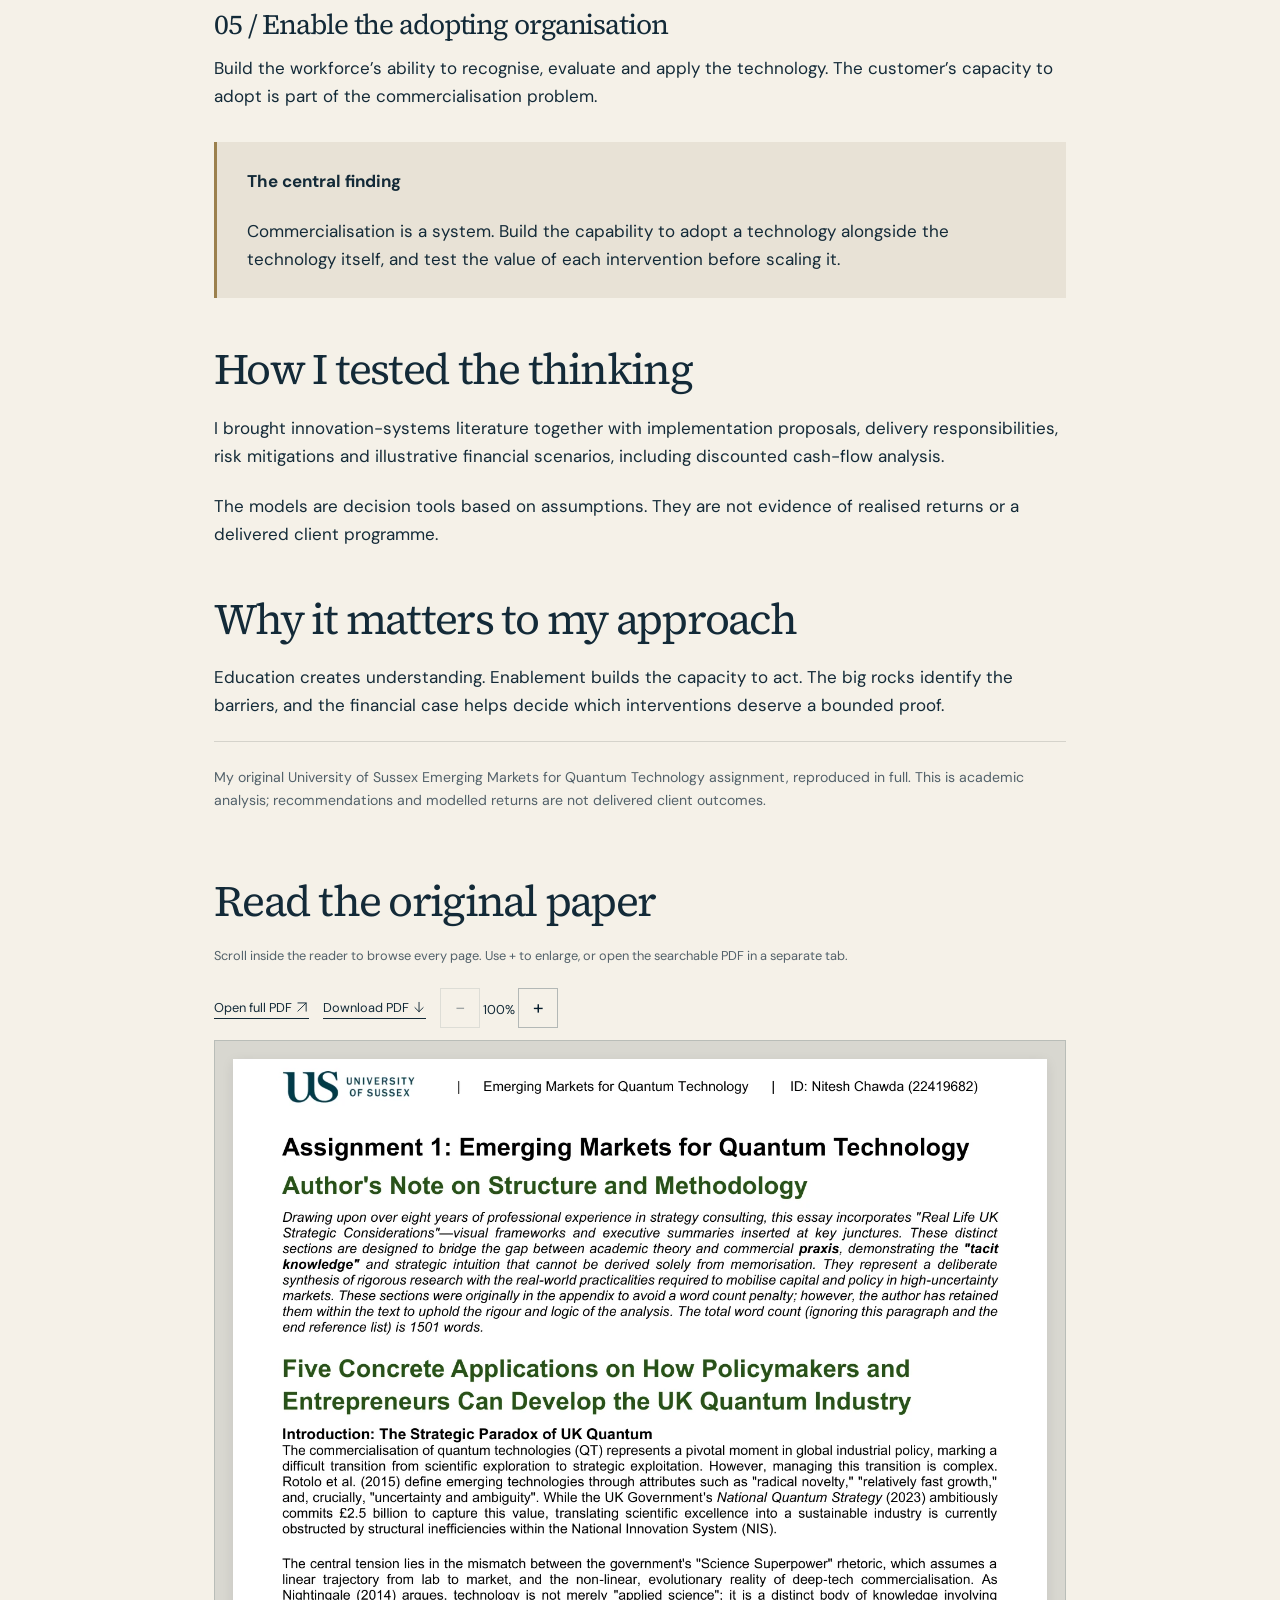
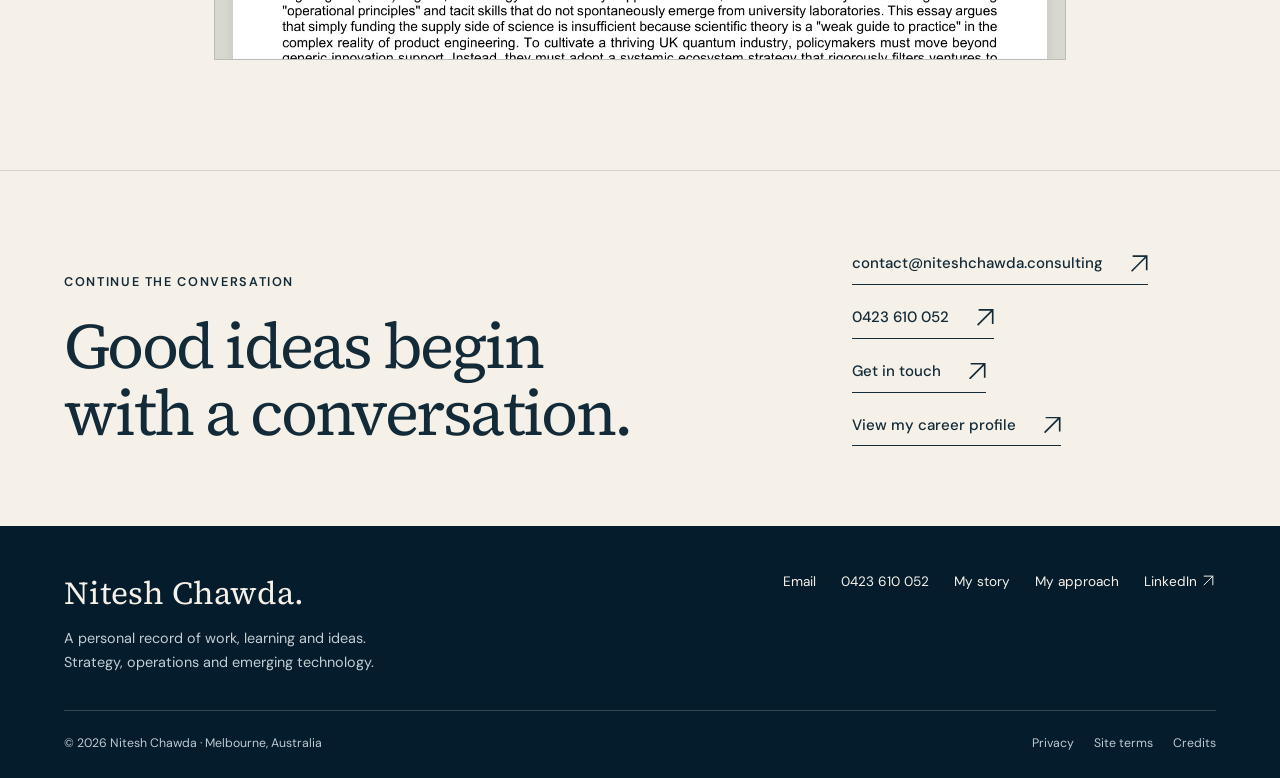
<file: quantum-commercialisation.html>
<!doctype html>
<html lang="en-AU">
<head>
<meta charset="utf-8">
<meta name="viewport" content="width=device-width, initial-scale=1"><title>From quantum research to commercial value · Nitesh Chawda</title>
<meta name="description" content="An academic case study by Nitesh Chawda: five connected levers for quantum technology commercialisation.">
<meta name="theme-color" content="#051c2c">
<meta property="og:title" content="From quantum research to commercial value · Nitesh Chawda">
<meta property="og:description" content="An academic case study by Nitesh Chawda: five connected levers for quantum technology commercialisation.">
<meta property="og:type" content="website">
<meta property="og:url" content="https://niteshchawda.consulting/quantum-commercialisation.html">
<meta property="og:image" content="https://niteshchawda.consulting/assets/hero.jpg">
<link rel="canonical" href="https://niteshchawda.consulting/quantum-commercialisation.html">
<link rel="icon" href="assets/favicon.svg" type="image/svg+xml">
<link rel="preload" href="assets/fonts/source-serif-4-normal-latin-v15.woff2" as="font" type="font/woff2" crossorigin>
<link rel="preload" href="assets/fonts/source-serif-4-italic-latin-v15.woff2" as="font" type="font/woff2" crossorigin>
<link rel="stylesheet" href="assets/fonts.min.css?v=20261002b">
<link rel="stylesheet" href="assets/portfolio.min.css?v=20261002a">
<link rel="stylesheet" href="assets/enhancements.min.css?v=20261002a">
<script src="assets/portfolio.min.js?v=20261002a" defer></script>
<script src="assets/enhancements.min.js?v=20261002a" defer></script>
<script type="application/ld+json">{"@context": "https://schema.org", "@type": "ProfilePage", "url": "https://niteshchawda.consulting/quantum-commercialisation.html", "mainEntity": {"@type": "Person", "name": "Nitesh Chawda", "email": "contact@niteshchawda.consulting", "telephone": "+61423610052", "url": "https://niteshchawda.consulting/", "jobTitle": "Head of AI & Automation Practice", "worksFor": {"@type": "Organization", "name": "Acquire Intelligence"}, "sameAs": ["https://www.linkedin.com/in/nitesh-chawda-strategy-director/"], "alumniOf": [{"@type": "CollegeOrUniversity", "name": "Bond University"}, {"@type": "CollegeOrUniversity", "name": "Harvard University"}, {"@type": "CollegeOrUniversity", "name": "University of Sussex"}]}}</script>
</head>
<body><a class="skip" href="#main">Skip to content</a>
<header class="header">
<div class="wrap"><a class="brand" href="./" aria-label="Nitesh Chawda — home"><span class="brand-monogram">N<i>.</i>C</span><span class="brand-name">NITESH<br>CHAWDA</span></a><button class="menu-toggle" type="button" aria-expanded="false" aria-controls="primary-nav">Menu</button>
<nav class="nav" id="primary-nav" aria-label="Main navigation"><a href="about.html">My story</a><a href="services.html">My approach</a><a href="engagements.html">Selected work</a><a href="insights.html" aria-current="page">Education & ideas</a><a href="contact.html" class="nav-contact">Get in touch</a>
</nav>
</div>
</header>
<main id="main">
<section class="page-hero dark">
<div class="wrap">
<p class="eyebrow gold">University of Sussex / Academic case study
</p>
<h1>From quantum research<br><em>to commercial value.</em>
</h1>
<p class="lead">How can policymakers and entrepreneurs turn scientific progress into a commercially sustainable industry?
</p>
</div>
</section>
<article class="article"><a class="text-link back-link" href="insights.html">All education & ideas</a>
<dl class="case-meta">
<div>
<dt>Setting
</dt>
<dd>University of Sussex
</dd>
</div>
<div>
<dt>Module
</dt>
<dd>Emerging Markets for Quantum Technology
</dd>
</div>
<div>
<dt>Work type
</dt>
<dd>Academic analysis · proposed interventions
</dd>
</div>
</dl>
<p>Scientific progress alone does not create a viable market. Emerging technologies also need customers, commercial leadership, manufacturing capability and a workforce ready to adopt them.
</p>
<h2>Five connected levers
</h2>
<h3>01 / Create early demand
</h3>
<p>Connect technical development to credible customer needs. Early procurement and lead customers can reduce uncertainty and help a new technology move towards useful applications.
</p>
<h3>02 / Build commercial leadership
</h3>
<p>Align capital allocation and leadership capability with the path to market. Funding decisions need to reflect adoption, execution and commercial risk as well as technical promise.
</p>
<h3>03 / Develop industrial capability
</h3>
<p>Manufacturing, infrastructure and skills must develop together. A promising laboratory result needs an ecosystem capable of delivering it consistently.
</p>
<h3>04 / Address standards and sovereignty
</h3>
<p>Consider how standards, trusted supply chains and national capability influence the choices available to policymakers and entrepreneurs.
</p>
<h3>05 / Enable the adopting organisation
</h3>
<p>Build the workforce’s ability to recognise, evaluate and apply the technology. The customer’s capacity to adopt is part of the commercialisation problem.
</p>
<div class="callout">
<p><strong>The central finding</strong>
</p>
<p>Commercialisation is a system. Build the capability to adopt a technology alongside the technology itself, and test the value of each intervention before scaling it.
</p>
</div>
<h2>How I tested the thinking
</h2>
<p>I brought innovation-systems literature together with implementation proposals, delivery responsibilities, risk mitigations and illustrative financial scenarios, including discounted cash-flow analysis.
</p>
<p>The models are decision tools based on assumptions. They are not evidence of realised returns or a delivered client programme.
</p>
<h2>Why it matters to my approach
</h2>
<p>Education creates understanding. Enablement builds the capacity to act. The big rocks identify the barriers, and the financial case helps decide which interventions deserve a bounded proof.
</p>
<p class="source-note">My original University of Sussex Emerging Markets for Quantum Technology assignment, reproduced in full. This is academic analysis; recommendations and modelled returns are not delivered client outcomes.
</p>
<section id="original-paper" class="paper-reader" data-paper-reader aria-labelledby="sussex-paper-heading">
<h2 id="sussex-paper-heading">Read the original paper
</h2>
<p class="paper-help">Scroll inside the reader to browse every page. Use + to enlarge, or open the searchable PDF in a separate tab.
</p>
<div class="paper-toolbar">
    <a href="assets/papers/sussex-quantum-commercialisation.pdf" target="_blank" rel="noopener">Open full PDF <span aria-hidden="true"><svg class="ui-icon" viewBox="0 0 24 24" width="24" height="24" fill="none" stroke="currentColor" stroke-width="1.6" stroke-linecap="round" stroke-linejoin="round" aria-hidden="true" focusable="false"><path d="M5 19 19 5M5 5h14v14"/></svg></span></a>
    <a href="assets/papers/sussex-quantum-commercialisation.pdf" download>Download PDF <span aria-hidden="true"><svg class="ui-icon" viewBox="0 0 24 24" width="24" height="24" fill="none" stroke="currentColor" stroke-width="1.6" stroke-linecap="round" stroke-linejoin="round" aria-hidden="true" focusable="false"><path d="M12 4v16m-7-7 7 7 7-7"/></svg></span></a>
<div class="paper-zoom-controls" role="group" aria-label="Paper zoom">
      <button type="button" data-paper-zoom="out" aria-label="Zoom out">−</button>
      <output data-paper-scale aria-live="polite">100%</output>
      <button type="button" data-paper-zoom="in" aria-label="Zoom in">+</button>
</div>
</div>
<div class="paper-viewport" tabindex="0" role="region" aria-label="Scrollable Sussex quantum commercialisation paper">
<div class="paper-pages">
<figure class="paper-page">
        <img src="assets/papers/sussex/page-01.webp" width="1400" height="1980" loading="lazy" decoding="async" alt="Sussex quantum commercialisation paper, page 1 of 6">
<figcaption>Page 1 of 6
</figcaption>
</figure>
<figure class="paper-page">
        <img src="assets/papers/sussex/page-02.webp" width="1400" height="1980" loading="lazy" decoding="async" alt="Sussex quantum commercialisation paper, page 2 of 6">
<figcaption>Page 2 of 6
</figcaption>
</figure>
<figure class="paper-page">
        <img src="assets/papers/sussex/page-03.webp" width="1400" height="1980" loading="lazy" decoding="async" alt="Sussex quantum commercialisation paper, page 3 of 6">
<figcaption>Page 3 of 6
</figcaption>
</figure>
<figure class="paper-page">
        <img src="assets/papers/sussex/page-04.webp" width="1400" height="1980" loading="lazy" decoding="async" alt="Sussex quantum commercialisation paper, page 4 of 6">
<figcaption>Page 4 of 6
</figcaption>
</figure>
<figure class="paper-page">
        <img src="assets/papers/sussex/page-05.webp" width="1400" height="1980" loading="lazy" decoding="async" alt="Sussex quantum commercialisation paper, page 5 of 6">
<figcaption>Page 5 of 6
</figcaption>
</figure>
<figure class="paper-page">
        <img src="assets/papers/sussex/page-06.webp" width="1400" height="1980" loading="lazy" decoding="async" alt="Sussex quantum commercialisation paper, page 6 of 6">
<figcaption>Page 6 of 6
</figcaption>
</figure>
</div>
</div>
</section>
</article>
<section class="contact-section">
<div class="wrap contact-layout">
<div>
<p class="eyebrow">Continue the conversation
</p>
<h2 style="margin-top:20px">Good ideas begin<br>with a conversation.
</h2>
</div>
<div class="contact-links"><a class="text-link" href="mailto:contact@niteshchawda.consulting">contact@niteshchawda.consulting</a><a class="text-link" href="tel:+61423610052">0423 610 052</a><a class="text-link" href="contact.html">Get in touch</a><a class="text-link" href="profile.html">View my career profile</a>
</div>
</div>
</section>
</main>
<footer class="footer">
<div class="wrap">
<div class="footer-top">
<div><a class="footer-name" href="./">Nitesh Chawda.</a>
<p>A personal record of work, learning and ideas.<br>Strategy, operations and emerging technology.
</p>
</div>
<div class="footer-links"><a href="mailto:contact@niteshchawda.consulting">Email</a><a href="tel:+61423610052">0423 610 052</a><a href="about.html">My story</a><a href="services.html">My approach</a><a href="https://www.linkedin.com/in/nitesh-chawda-strategy-director/" target="_blank" rel="noopener noreferrer">LinkedIn <svg class="ui-icon" viewBox="0 0 24 24" width="24" height="24" fill="none" stroke="currentColor" stroke-width="1.6" stroke-linecap="round" stroke-linejoin="round" aria-hidden="true" focusable="false"><path d="M5 19 19 5M5 5h14v14"/></svg></a>
</div>
</div>
<div class="footer-bottom"><span>© 2026 Nitesh Chawda · Melbourne, Australia</span>
<div><a href="privacy.html">Privacy</a><a href="terms.html">Site terms</a><a href="credits.html">Credits</a>
</div>
</div>
</div>
</footer>
</body>
</html>
</file>
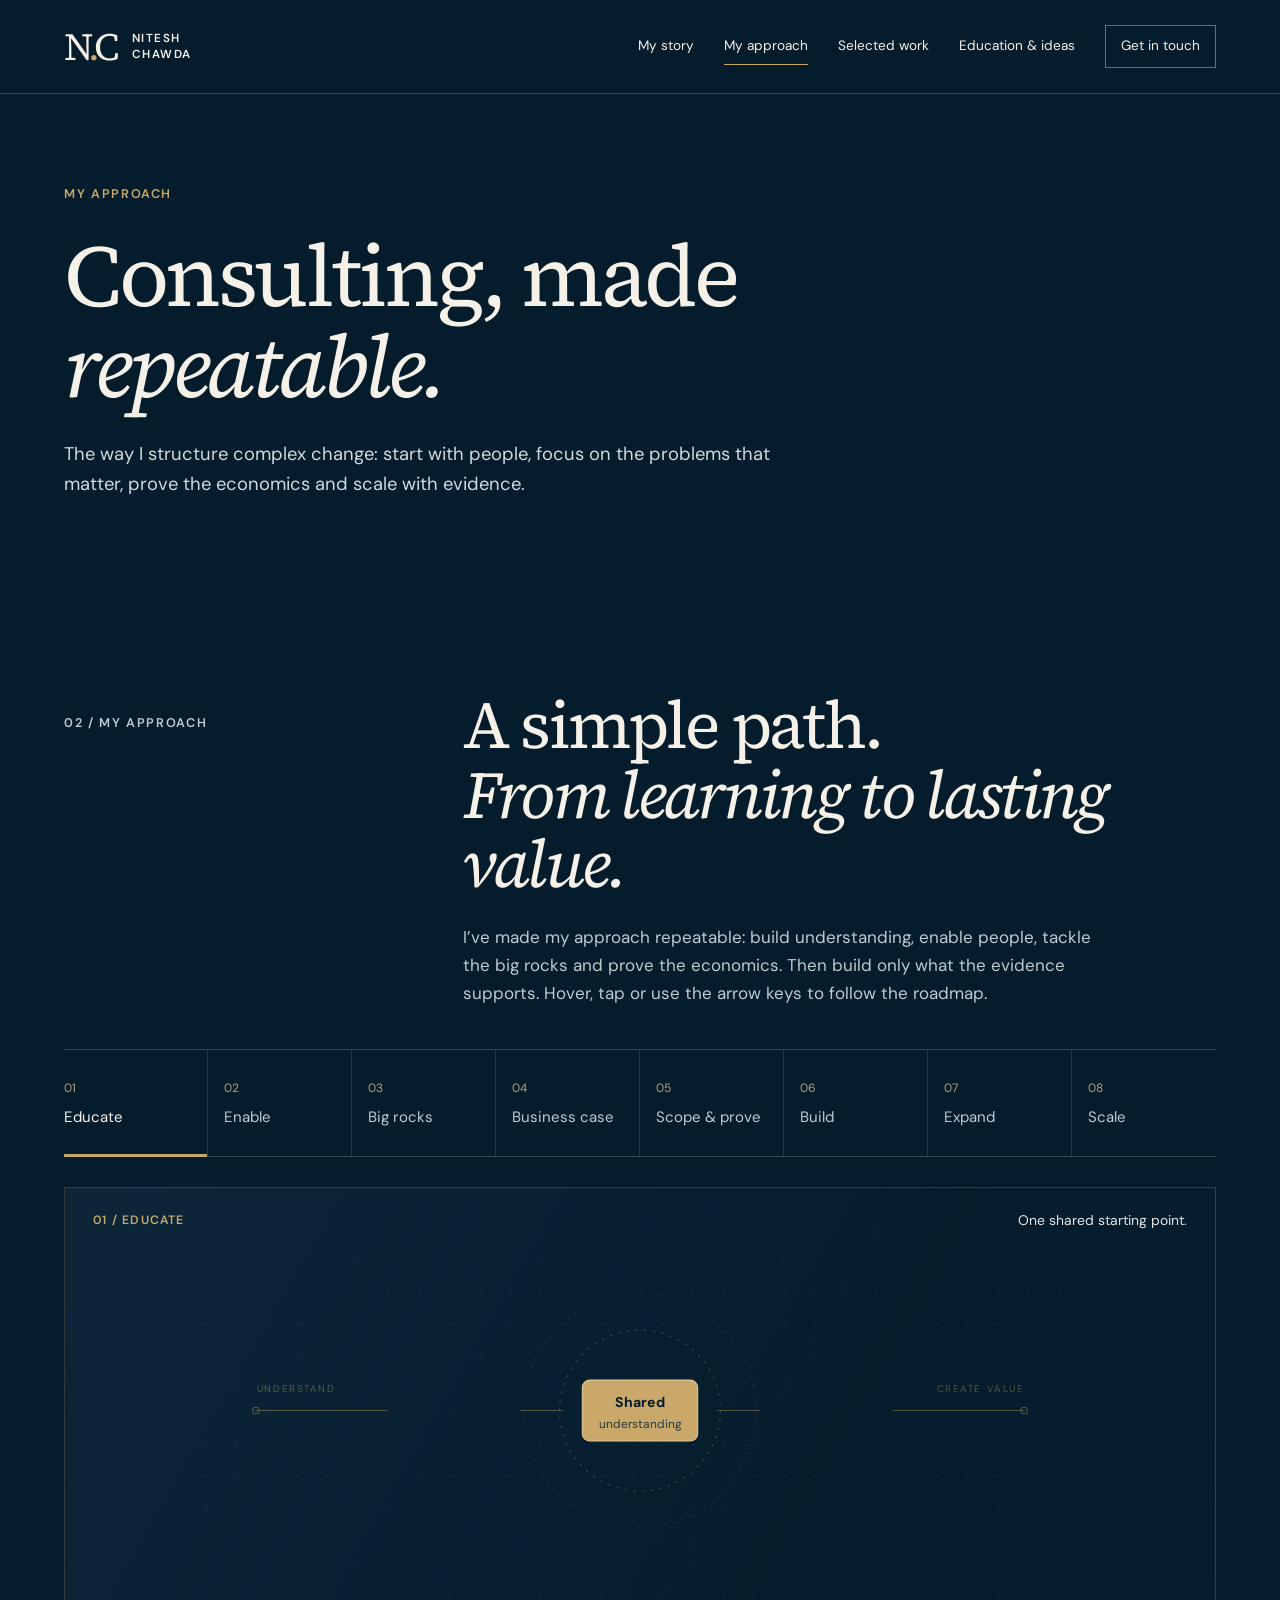
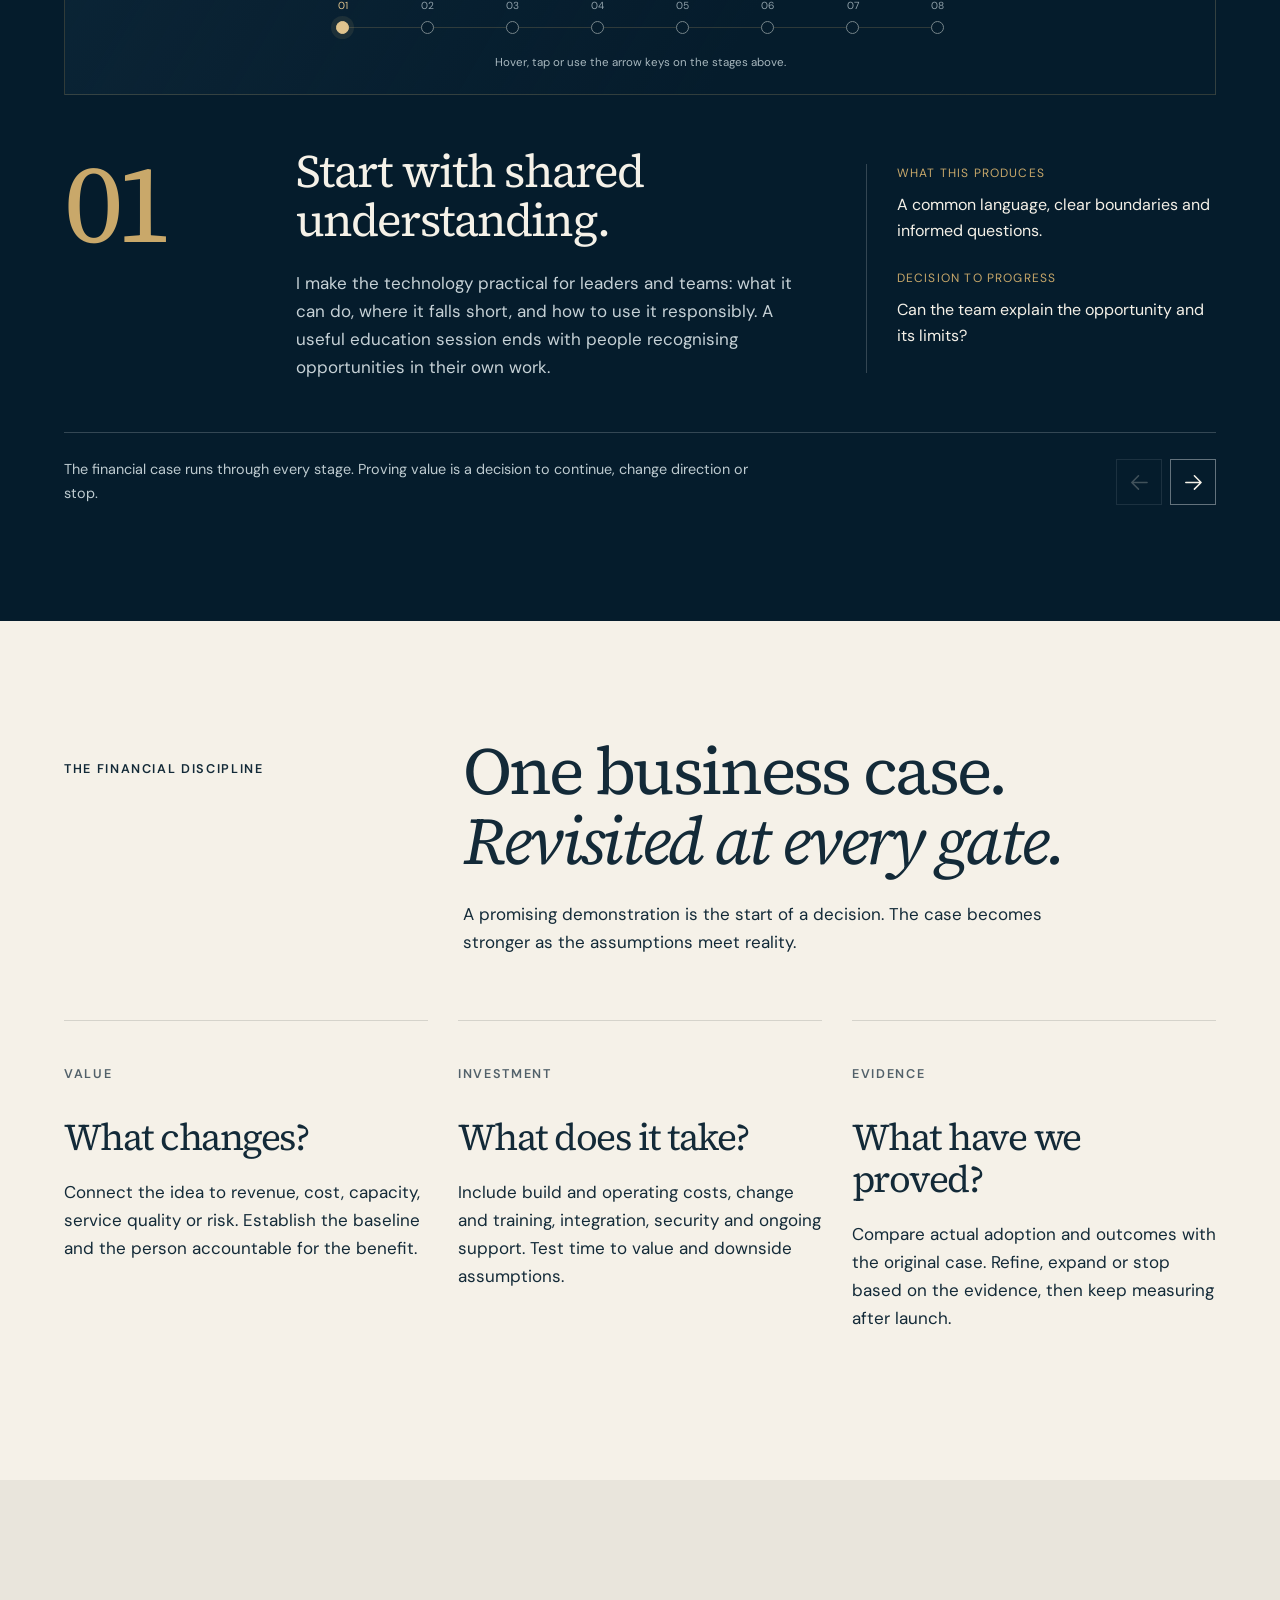
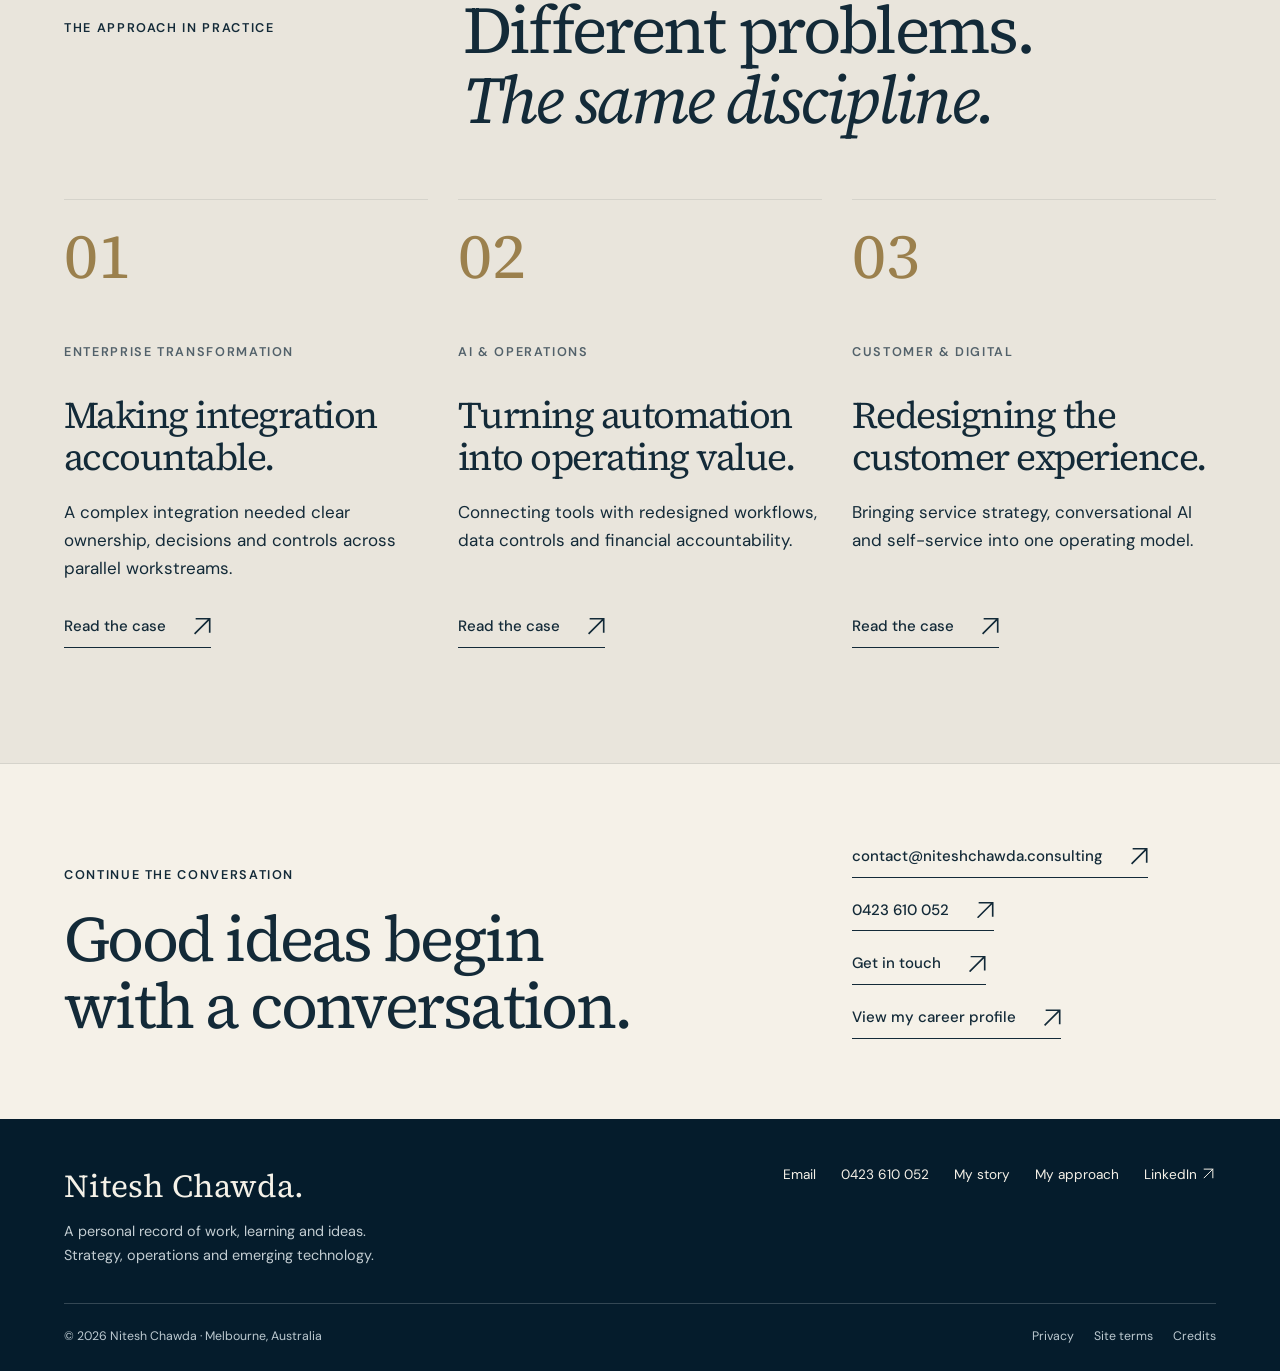
<file: services.html>
<!doctype html>
<html lang="en-AU">
<head>
<meta charset="utf-8">
<meta name="viewport" content="width=device-width, initial-scale=1"><title>My approach · Nitesh Chawda</title>
<meta name="description" content="Explore Nitesh Chawda’s eight-stage method: educate, enable, identify the big rocks, build a financial case, scope and prove, build, expand and scale.">
<meta name="theme-color" content="#051c2c">
<meta property="og:title" content="My approach · Nitesh Chawda">
<meta property="og:description" content="Explore Nitesh Chawda’s eight-stage method: educate, enable, identify the big rocks, build a financial case, scope and prove, build, expand and scale.">
<meta property="og:type" content="website">
<meta property="og:url" content="https://niteshchawda.consulting/services.html">
<meta property="og:image" content="https://niteshchawda.consulting/assets/hero.jpg">
<link rel="canonical" href="https://niteshchawda.consulting/services.html">
<link rel="icon" href="assets/favicon.svg" type="image/svg+xml">
<link rel="preload" href="assets/fonts/source-serif-4-normal-latin-v15.woff2" as="font" type="font/woff2" crossorigin>
<link rel="preload" href="assets/fonts/source-serif-4-italic-latin-v15.woff2" as="font" type="font/woff2" crossorigin>
<link rel="stylesheet" href="assets/fonts.min.css?v=20261002b">
<link rel="stylesheet" href="assets/portfolio.min.css?v=20261002a">
<link rel="stylesheet" href="assets/enhancements.min.css?v=20261002a">
<link rel="stylesheet" href="assets/roadmap.min.css?v=20261002a">
<script src="assets/roadmap.min.js?v=20261002a" defer></script>
<script src="assets/portfolio.min.js?v=20261002a" defer></script>
<script src="assets/enhancements.min.js?v=20261002a" defer></script>
<script type="application/ld+json">{"@context": "https://schema.org", "@type": "ProfilePage", "url": "https://niteshchawda.consulting/services.html", "mainEntity": {"@type": "Person", "name": "Nitesh Chawda", "email": "contact@niteshchawda.consulting", "telephone": "+61423610052", "url": "https://niteshchawda.consulting/", "jobTitle": "Head of AI & Automation Practice", "worksFor": {"@type": "Organization", "name": "Acquire Intelligence"}, "sameAs": ["https://www.linkedin.com/in/nitesh-chawda-strategy-director/"], "alumniOf": [{"@type": "CollegeOrUniversity", "name": "Bond University"}, {"@type": "CollegeOrUniversity", "name": "Harvard University"}, {"@type": "CollegeOrUniversity", "name": "University of Sussex"}]}}</script>
</head>
<body><a class="skip" href="#main">Skip to content</a>
<header class="header">
<div class="wrap"><a class="brand" href="./" aria-label="Nitesh Chawda — home"><span class="brand-monogram">N<i>.</i>C</span><span class="brand-name">NITESH<br>CHAWDA</span></a><button class="menu-toggle" type="button" aria-expanded="false" aria-controls="primary-nav">Menu</button>
<nav class="nav" id="primary-nav" aria-label="Main navigation"><a href="about.html">My story</a><a href="services.html" aria-current="page">My approach</a><a href="engagements.html">Selected work</a><a href="insights.html">Education & ideas</a><a href="contact.html" class="nav-contact">Get in touch</a>
</nav>
</div>
</header>
<main id="main">
<section class="page-hero dark">
<div class="wrap">
<p class="eyebrow gold">My approach
</p>
<h1>Consulting, made<br><em>repeatable.</em>
</h1>
<p class="lead">The way I structure complex change: start with people, focus on the problems that matter, prove the economics and scale with evidence.
</p>
</div>
</section>
<section class="section dark method" id="method" data-method>
<div class="wrap">
<div class="section-head">
<p class="eyebrow gold">02 / My approach
</p>
<div>
<h2>A simple path.<br><em>From learning to lasting value.</em>
</h2>
<p>I’ve made my approach repeatable: build understanding, enable people, tackle the big rocks and prove the economics. Then build only what the evidence supports. Hover, tap or use the arrow keys to follow the roadmap.
</p>
</div>
</div>
<div class="method-tabs js-only" role="tablist" aria-label="Explore the eight stages of my approach"><button type="button" class="method-tab" role="tab" id="step-1" aria-controls="method-panel" aria-selected="true" tabindex="0"><span>01</span>Educate</button><button type="button" class="method-tab" role="tab" id="step-2" aria-controls="method-panel" aria-selected="false" tabindex="-1"><span>02</span>Enable</button><button type="button" class="method-tab" role="tab" id="step-3" aria-controls="method-panel" aria-selected="false" tabindex="-1"><span>03</span>Big rocks</button><button type="button" class="method-tab" role="tab" id="step-4" aria-controls="method-panel" aria-selected="false" tabindex="-1"><span>04</span>Business case</button><button type="button" class="method-tab" role="tab" id="step-5" aria-controls="method-panel" aria-selected="false" tabindex="-1"><span>05</span>Scope & prove</button><button type="button" class="method-tab" role="tab" id="step-6" aria-controls="method-panel" aria-selected="false" tabindex="-1"><span>06</span>Build</button><button type="button" class="method-tab" role="tab" id="step-7" aria-controls="method-panel" aria-selected="false" tabindex="-1"><span>07</span>Expand</button><button type="button" class="method-tab" role="tab" id="step-8" aria-controls="method-panel" aria-selected="false" tabindex="-1"><span>08</span>Scale</button>
</div>
<figure class="roadmap js-only" data-roadmap aria-label="How my approach develops from learning to scale">
</figure>
<div class="method-panel js-only" id="method-panel" role="tabpanel" aria-labelledby="step-1" tabindex="0">
<div class="method-number" data-number>01
</div>
<div>
<h3 data-title>Start with shared understanding.
</h3>
<p class="method-description" data-description>
</p>
</div>
<dl class="method-proof">
<dt>What this produces
</dt>
<dd data-output>
</dd>
<dt>Decision to progress
</dt>
<dd data-gate>
</dd>
</dl>
</div>
<div class="fallback-method">
<article>
<p class="eyebrow gold">01 / Educate
</p>
<h3>Start with shared understanding.
</h3>
<p>Give leaders and teams a practical understanding of the technology, its possibilities and its limits.
</p>
</article>
<article>
<p class="eyebrow gold">02 / Enable
</p>
<h3>Turn learning into everyday capability.
</h3>
<p>Connect the learning to real roles, tools, workflows and safe-use guidance.
</p>
</article>
<article>
<p class="eyebrow gold">03 / Big rocks
</p>
<h3>Find the big rocks. Break them down.
</h3>
<p>Identify the constraints that matter, then turn each into smaller, testable opportunities.
</p>
</article>
<article>
<p class="eyebrow gold">04 / Business case
</p>
<h3>Make every idea earn its investment.
</h3>
<p>Test full costs, adoption, risk, time to value and sustained returns before committing.
</p>
</article>
<article>
<p class="eyebrow gold">05 / Scope & prove
</p>
<h3>Choose a boundary. Prove the value.
</h3>
<p>Select one area and test feasibility, adoption and economics against a clear baseline.
</p>
</article>
<article>
<p class="eyebrow gold">06 / Build
</p>
<h3>Build something people can depend on.
</h3>
<p>Combine the working solution with its controls, support and operating model.
</p>
</article>
<article>
<p class="eyebrow gold">07 / Expand
</p>
<h3>Extend what the evidence supports.
</h3>
<p>Take proven components into adjacent teams, checking the value in each new context.
</p>
</article>
<article>
<p class="eyebrow gold">08 / Scale
</p>
<h3>Make the value last.
</h3>
<p>Embed ownership, governance and benefits tracking so the returns endure.
</p>
</article>
</div>
<div class="method-footer">
<p>The financial case runs through every stage. Proving value is a decision to continue, change direction or stop.
</p>
<div class="method-controls js-only"><button type="button" data-prev aria-label="Previous stage"><svg class="ui-icon" viewBox="0 0 24 24" width="24" height="24" fill="none" stroke="currentColor" stroke-width="1.6" stroke-linecap="round" stroke-linejoin="round" aria-hidden="true" focusable="false"><path d="M20 12H4m7-7-7 7 7 7"/></svg></button><button type="button" data-next aria-label="Next stage"><svg class="ui-icon" viewBox="0 0 24 24" width="24" height="24" fill="none" stroke="currentColor" stroke-width="1.6" stroke-linecap="round" stroke-linejoin="round" aria-hidden="true" focusable="false"><path d="M4 12h16m-7-7 7 7-7 7"/></svg></button>
</div>
</div>
</div>
</section>
<section class="section">
<div class="wrap">
<div class="section-head">
<p class="eyebrow">The financial discipline
</p>
<div>
<h2>One business case.<br><em>Revisited at every gate.</em>
</h2>
<p>A promising demonstration is the start of a decision. The case becomes stronger as the assumptions meet reality.
</p>
</div>
</div>
<div class="work-grid">
<article class="work-card">
<p class="eyebrow">Value
</p>
<h3>What changes?
</h3>
<p>Connect the idea to revenue, cost, capacity, service quality or risk. Establish the baseline and the person accountable for the benefit.
</p>
</article>
<article class="work-card">
<p class="eyebrow">Investment
</p>
<h3>What does it take?
</h3>
<p>Include build and operating costs, change and training, integration, security and ongoing support. Test time to value and downside assumptions.
</p>
</article>
<article class="work-card">
<p class="eyebrow">Evidence
</p>
<h3>What have we proved?
</h3>
<p>Compare actual adoption and outcomes with the original case. Refine, expand or stop based on the evidence, then keep measuring after launch.
</p>
</article>
</div>
</div>
</section>
<section class="section research">
<div class="wrap">
<div class="section-head">
<p class="eyebrow">The approach in practice
</p>
<h2>Different problems.<br><em>The same discipline.</em>
</h2>
</div>
<div class="work-grid">
<article class="work-card"><span class="case-number">01</span>
<p class="eyebrow">Enterprise transformation
</p>
<h3>Making integration accountable.
</h3>
<p>A complex integration needed clear ownership, decisions and controls across parallel workstreams.
</p><a class="text-link" href="engagements.html#integration">Read the case</a>
</article>
<article class="work-card"><span class="case-number">02</span>
<p class="eyebrow">AI & operations
</p>
<h3>Turning automation into operating value.
</h3>
<p>Connecting tools with redesigned workflows, data controls and financial accountability.
</p><a class="text-link" href="engagements.html#automation">Read the case</a>
</article>
<article class="work-card"><span class="case-number">03</span>
<p class="eyebrow">Customer & digital
</p>
<h3>Redesigning the customer experience.
</h3>
<p>Bringing service strategy, conversational AI and self-service into one operating model.
</p><a class="text-link" href="engagements.html#customer">Read the case</a>
</article>
</div>
</div>
</section>
<section class="contact-section">
<div class="wrap contact-layout">
<div>
<p class="eyebrow">Continue the conversation
</p>
<h2 style="margin-top:20px">Good ideas begin<br>with a conversation.
</h2>
</div>
<div class="contact-links"><a class="text-link" href="mailto:contact@niteshchawda.consulting">contact@niteshchawda.consulting</a><a class="text-link" href="tel:+61423610052">0423 610 052</a><a class="text-link" href="contact.html">Get in touch</a><a class="text-link" href="profile.html">View my career profile</a>
</div>
</div>
</section>
</main>
<footer class="footer">
<div class="wrap">
<div class="footer-top">
<div><a class="footer-name" href="./">Nitesh Chawda.</a>
<p>A personal record of work, learning and ideas.<br>Strategy, operations and emerging technology.
</p>
</div>
<div class="footer-links"><a href="mailto:contact@niteshchawda.consulting">Email</a><a href="tel:+61423610052">0423 610 052</a><a href="about.html">My story</a><a href="services.html">My approach</a><a href="https://www.linkedin.com/in/nitesh-chawda-strategy-director/" target="_blank" rel="noopener noreferrer">LinkedIn <svg class="ui-icon" viewBox="0 0 24 24" width="24" height="24" fill="none" stroke="currentColor" stroke-width="1.6" stroke-linecap="round" stroke-linejoin="round" aria-hidden="true" focusable="false"><path d="M5 19 19 5M5 5h14v14"/></svg></a>
</div>
</div>
<div class="footer-bottom"><span>© 2026 Nitesh Chawda · Melbourne, Australia</span>
<div><a href="privacy.html">Privacy</a><a href="terms.html">Site terms</a><a href="credits.html">Credits</a>
</div>
</div>
</div>
</footer>
</body>
</html>
</file>
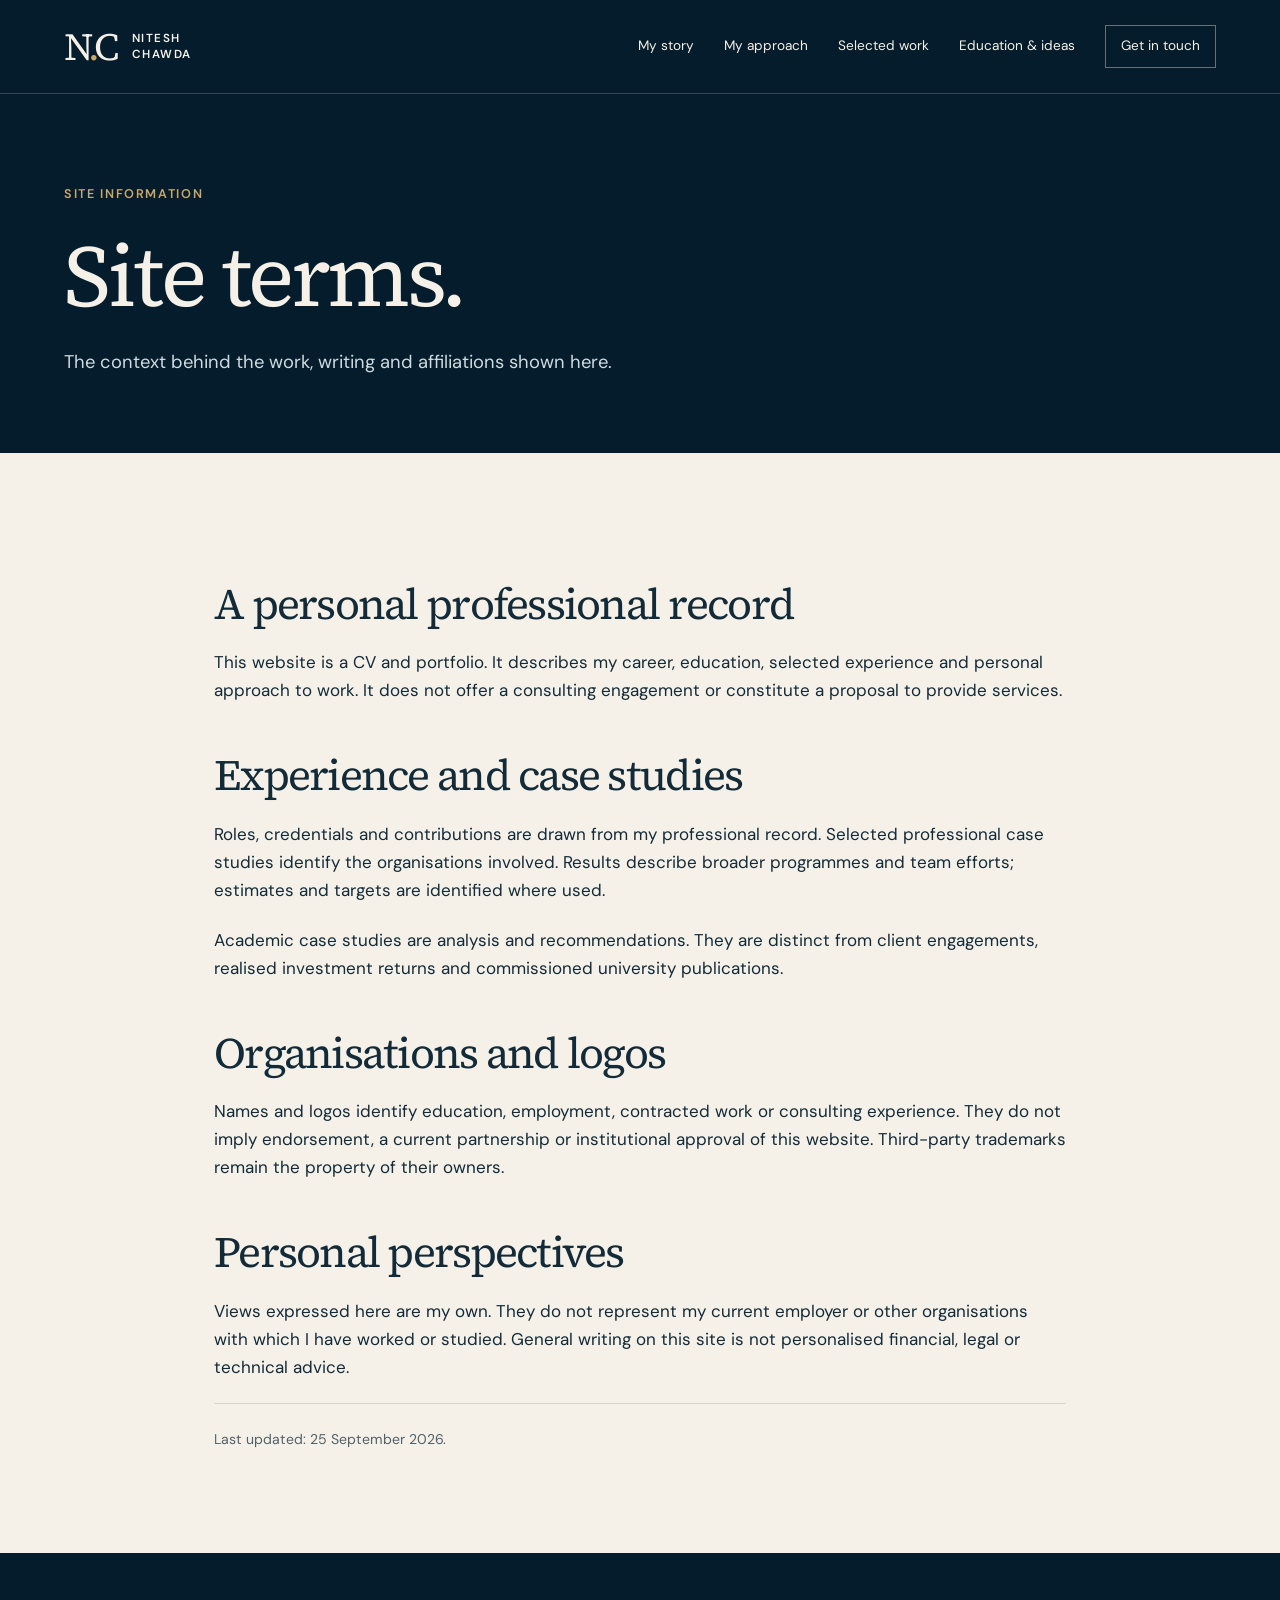
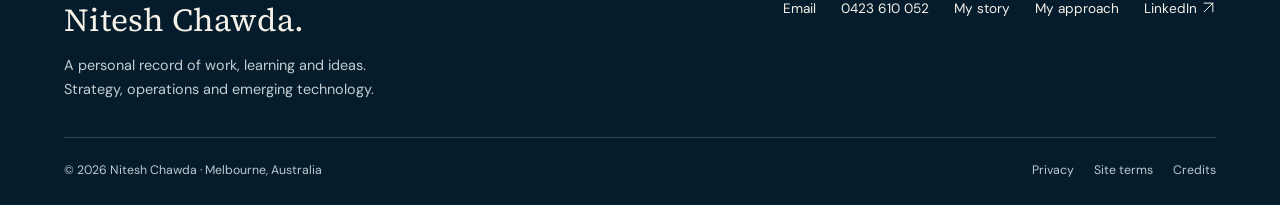
<file: terms.html>
<!doctype html>
<html lang="en-AU">
<head>
<meta charset="utf-8">
<meta name="viewport" content="width=device-width, initial-scale=1"><title>Site terms · Nitesh Chawda</title>
<meta name="description" content="Context for the personal portfolio, case studies and professional affiliations.">
<meta name="theme-color" content="#051c2c">
<meta property="og:title" content="Site terms · Nitesh Chawda">
<meta property="og:description" content="Context for the personal portfolio, case studies and professional affiliations.">
<meta property="og:type" content="website">
<meta property="og:url" content="https://niteshchawda.consulting/terms.html">
<meta property="og:image" content="https://niteshchawda.consulting/assets/hero.jpg">
<link rel="canonical" href="https://niteshchawda.consulting/terms.html">
<link rel="icon" href="assets/favicon.svg" type="image/svg+xml">
<link rel="preload" href="assets/fonts/source-serif-4-normal-latin-v15.woff2" as="font" type="font/woff2" crossorigin>
<link rel="stylesheet" href="assets/fonts.min.css?v=20261002b">
<link rel="stylesheet" href="assets/portfolio.min.css?v=20261002a">
<link rel="stylesheet" href="assets/enhancements.min.css?v=20261002a">
<script src="assets/portfolio.min.js?v=20261002a" defer></script>
<script src="assets/enhancements.min.js?v=20261002a" defer></script>
<script type="application/ld+json">{"@context": "https://schema.org", "@type": "ProfilePage", "url": "https://niteshchawda.consulting/terms.html", "mainEntity": {"@type": "Person", "name": "Nitesh Chawda", "email": "contact@niteshchawda.consulting", "telephone": "+61423610052", "url": "https://niteshchawda.consulting/", "jobTitle": "Head of AI & Automation Practice", "worksFor": {"@type": "Organization", "name": "Acquire Intelligence"}, "sameAs": ["https://www.linkedin.com/in/nitesh-chawda-strategy-director/"], "alumniOf": [{"@type": "CollegeOrUniversity", "name": "Bond University"}, {"@type": "CollegeOrUniversity", "name": "Harvard University"}, {"@type": "CollegeOrUniversity", "name": "University of Sussex"}]}}</script>
</head>
<body><a class="skip" href="#main">Skip to content</a>
<header class="header">
<div class="wrap"><a class="brand" href="./" aria-label="Nitesh Chawda — home"><span class="brand-monogram">N<i>.</i>C</span><span class="brand-name">NITESH<br>CHAWDA</span></a><button class="menu-toggle" type="button" aria-expanded="false" aria-controls="primary-nav">Menu</button>
<nav class="nav" id="primary-nav" aria-label="Main navigation"><a href="about.html">My story</a><a href="services.html">My approach</a><a href="engagements.html">Selected work</a><a href="insights.html">Education & ideas</a><a href="contact.html" class="nav-contact">Get in touch</a>
</nav>
</div>
</header>
<main id="main">
<section class="page-hero dark">
<div class="wrap">
<p class="eyebrow gold">Site information
</p>
<h1>Site terms.
</h1>
<p class="lead">The context behind the work, writing and affiliations shown here.
</p>
</div>
</section>
<article class="article">
<h2>A personal professional record
</h2>
<p>This website is a CV and portfolio. It describes my career, education, selected experience and personal approach to work. It does not offer a consulting engagement or constitute a proposal to provide services.
</p>
<h2>Experience and case studies
</h2>
<p>Roles, credentials and contributions are drawn from my professional record. Selected professional case studies identify the organisations involved. Results describe broader programmes and team efforts; estimates and targets are identified where used.
</p>
<p>Academic case studies are analysis and recommendations. They are distinct from client engagements, realised investment returns and commissioned university publications.
</p>
<h2>Organisations and logos
</h2>
<p>Names and logos identify education, employment, contracted work or consulting experience. They do not imply endorsement, a current partnership or institutional approval of this website. Third-party trademarks remain the property of their owners.
</p>
<h2>Personal perspectives
</h2>
<p>Views expressed here are my own. They do not represent my current employer or other organisations with which I have worked or studied. General writing on this site is not personalised financial, legal or technical advice.
</p>
<p class="source-note">Last updated: 25 September 2026.
</p>
</article>
</main>
<footer class="footer">
<div class="wrap">
<div class="footer-top">
<div><a class="footer-name" href="./">Nitesh Chawda.</a>
<p>A personal record of work, learning and ideas.<br>Strategy, operations and emerging technology.
</p>
</div>
<div class="footer-links"><a href="mailto:contact@niteshchawda.consulting">Email</a><a href="tel:+61423610052">0423 610 052</a><a href="about.html">My story</a><a href="services.html">My approach</a><a href="https://www.linkedin.com/in/nitesh-chawda-strategy-director/" target="_blank" rel="noopener noreferrer">LinkedIn <svg class="ui-icon" viewBox="0 0 24 24" width="24" height="24" fill="none" stroke="currentColor" stroke-width="1.6" stroke-linecap="round" stroke-linejoin="round" aria-hidden="true" focusable="false"><path d="M5 19 19 5M5 5h14v14"/></svg></a>
</div>
</div>
<div class="footer-bottom"><span>© 2026 Nitesh Chawda · Melbourne, Australia</span>
<div><a href="privacy.html">Privacy</a><a href="terms.html">Site terms</a><a href="credits.html">Credits</a>
</div>
</div>
</div>
</footer>
</body>
</html>
</file>
<file: assets/fonts.min.css>
@font-face{font-family:DM Sans;font-style:normal;font-weight:400;font-display:swap;src:url(fonts/dm-sans-normal-latin-ext-v17.woff2) format("woff2");unicode-range:U+0100-02BA,U+02BD-02C5,U+02C7-02CC,U+02CE-02D7,U+02DD-02FF,U+0304,U+0308,U+0329,U+1D00-1DBF,U+1E00-1E9F,U+1EF2-1EFF,U+2020,U+20A0-20AB,U+20AD-20C0,U+2113,U+2C60-2C7F,U+A720-A7FF}@font-face{font-family:DM Sans;font-style:normal;font-weight:400;font-display:swap;src:url(fonts/dm-sans-normal-latin-v17.woff2) format("woff2");unicode-range:U+0000-00FF,U+0131,U+0152-0153,U+02BB-02BC,U+02C6,U+02DA,U+02DC,U+0304,U+0308,U+0329,U+2000-206F,U+20AC,U+2122,U+2191,U+2193,U+2212,U+2215,U+FEFF,U+FFFD}@font-face{font-family:DM Sans;font-style:normal;font-weight:500;font-display:swap;src:url(fonts/dm-sans-normal-latin-ext-v17.woff2) format("woff2");unicode-range:U+0100-02BA,U+02BD-02C5,U+02C7-02CC,U+02CE-02D7,U+02DD-02FF,U+0304,U+0308,U+0329,U+1D00-1DBF,U+1E00-1E9F,U+1EF2-1EFF,U+2020,U+20A0-20AB,U+20AD-20C0,U+2113,U+2C60-2C7F,U+A720-A7FF}@font-face{font-family:DM Sans;font-style:normal;font-weight:500;font-display:swap;src:url(fonts/dm-sans-normal-latin-v17.woff2) format("woff2");unicode-range:U+0000-00FF,U+0131,U+0152-0153,U+02BB-02BC,U+02C6,U+02DA,U+02DC,U+0304,U+0308,U+0329,U+2000-206F,U+20AC,U+2122,U+2191,U+2193,U+2212,U+2215,U+FEFF,U+FFFD}@font-face{font-family:DM Sans;font-style:normal;font-weight:600;font-display:swap;src:url(fonts/dm-sans-normal-latin-ext-v17.woff2) format("woff2");unicode-range:U+0100-02BA,U+02BD-02C5,U+02C7-02CC,U+02CE-02D7,U+02DD-02FF,U+0304,U+0308,U+0329,U+1D00-1DBF,U+1E00-1E9F,U+1EF2-1EFF,U+2020,U+20A0-20AB,U+20AD-20C0,U+2113,U+2C60-2C7F,U+A720-A7FF}@font-face{font-family:DM Sans;font-style:normal;font-weight:600;font-display:swap;src:url(fonts/dm-sans-normal-latin-v17.woff2) format("woff2");unicode-range:U+0000-00FF,U+0131,U+0152-0153,U+02BB-02BC,U+02C6,U+02DA,U+02DC,U+0304,U+0308,U+0329,U+2000-206F,U+20AC,U+2122,U+2191,U+2193,U+2212,U+2215,U+FEFF,U+FFFD}@font-face{font-family:DM Sans;font-style:normal;font-weight:700;font-display:swap;src:url(fonts/dm-sans-normal-latin-ext-v17.woff2) format("woff2");unicode-range:U+0100-02BA,U+02BD-02C5,U+02C7-02CC,U+02CE-02D7,U+02DD-02FF,U+0304,U+0308,U+0329,U+1D00-1DBF,U+1E00-1E9F,U+1EF2-1EFF,U+2020,U+20A0-20AB,U+20AD-20C0,U+2113,U+2C60-2C7F,U+A720-A7FF}@font-face{font-family:DM Sans;font-style:normal;font-weight:700;font-display:swap;src:url(fonts/dm-sans-normal-latin-v17.woff2) format("woff2");unicode-range:U+0000-00FF,U+0131,U+0152-0153,U+02BB-02BC,U+02C6,U+02DA,U+02DC,U+0304,U+0308,U+0329,U+2000-206F,U+20AC,U+2122,U+2191,U+2193,U+2212,U+2215,U+FEFF,U+FFFD}@font-face{font-family:"Source Serif 4";font-style:italic;font-weight:400;font-display:swap;src:url(fonts/source-serif-4-italic-latin-ext-v15.woff2) format("woff2");unicode-range:U+0100-02BA,U+02BD-02C5,U+02C7-02CC,U+02CE-02D7,U+02DD-02FF,U+0304,U+0308,U+0329,U+1D00-1DBF,U+1E00-1E9F,U+1EF2-1EFF,U+2020,U+20A0-20AB,U+20AD-20C0,U+2113,U+2C60-2C7F,U+A720-A7FF}@font-face{font-family:"Source Serif 4";font-style:italic;font-weight:400;font-display:swap;src:url(fonts/source-serif-4-italic-latin-v15.woff2) format("woff2");unicode-range:U+0000-00FF,U+0131,U+0152-0153,U+02BB-02BC,U+02C6,U+02DA,U+02DC,U+0304,U+0308,U+0329,U+2000-206F,U+20AC,U+2122,U+2191,U+2193,U+2212,U+2215,U+FEFF,U+FFFD}@font-face{font-family:"Source Serif 4";font-style:italic;font-weight:500;font-display:swap;src:url(fonts/source-serif-4-italic-latin-ext-v15.woff2) format("woff2");unicode-range:U+0100-02BA,U+02BD-02C5,U+02C7-02CC,U+02CE-02D7,U+02DD-02FF,U+0304,U+0308,U+0329,U+1D00-1DBF,U+1E00-1E9F,U+1EF2-1EFF,U+2020,U+20A0-20AB,U+20AD-20C0,U+2113,U+2C60-2C7F,U+A720-A7FF}@font-face{font-family:"Source Serif 4";font-style:italic;font-weight:500;font-display:swap;src:url(fonts/source-serif-4-italic-latin-v15.woff2) format("woff2");unicode-range:U+0000-00FF,U+0131,U+0152-0153,U+02BB-02BC,U+02C6,U+02DA,U+02DC,U+0304,U+0308,U+0329,U+2000-206F,U+20AC,U+2122,U+2191,U+2193,U+2212,U+2215,U+FEFF,U+FFFD}@font-face{font-family:"Source Serif 4";font-style:normal;font-weight:400;font-display:swap;src:url(fonts/source-serif-4-normal-latin-ext-v15.woff2) format("woff2");unicode-range:U+0100-02BA,U+02BD-02C5,U+02C7-02CC,U+02CE-02D7,U+02DD-02FF,U+0304,U+0308,U+0329,U+1D00-1DBF,U+1E00-1E9F,U+1EF2-1EFF,U+2020,U+20A0-20AB,U+20AD-20C0,U+2113,U+2C60-2C7F,U+A720-A7FF}@font-face{font-family:"Source Serif 4";font-style:normal;font-weight:400;font-display:swap;src:url(fonts/source-serif-4-normal-latin-v15.woff2) format("woff2");unicode-range:U+0000-00FF,U+0131,U+0152-0153,U+02BB-02BC,U+02C6,U+02DA,U+02DC,U+0304,U+0308,U+0329,U+2000-206F,U+20AC,U+2122,U+2191,U+2193,U+2212,U+2215,U+FEFF,U+FFFD}@font-face{font-family:"Source Serif 4";font-style:normal;font-weight:500;font-display:swap;src:url(fonts/source-serif-4-normal-latin-ext-v15.woff2) format("woff2");unicode-range:U+0100-02BA,U+02BD-02C5,U+02C7-02CC,U+02CE-02D7,U+02DD-02FF,U+0304,U+0308,U+0329,U+1D00-1DBF,U+1E00-1E9F,U+1EF2-1EFF,U+2020,U+20A0-20AB,U+20AD-20C0,U+2113,U+2C60-2C7F,U+A720-A7FF}@font-face{font-family:"Source Serif 4";font-style:normal;font-weight:500;font-display:swap;src:url(fonts/source-serif-4-normal-latin-v15.woff2) format("woff2");unicode-range:U+0000-00FF,U+0131,U+0152-0153,U+02BB-02BC,U+02C6,U+02DA,U+02DC,U+0304,U+0308,U+0329,U+2000-206F,U+20AC,U+2122,U+2191,U+2193,U+2212,U+2215,U+FEFF,U+FFFD}@font-face{font-family:"Source Serif 4";font-style:normal;font-weight:600;font-display:swap;src:url(fonts/source-serif-4-normal-latin-ext-v15.woff2) format("woff2");unicode-range:U+0100-02BA,U+02BD-02C5,U+02C7-02CC,U+02CE-02D7,U+02DD-02FF,U+0304,U+0308,U+0329,U+1D00-1DBF,U+1E00-1E9F,U+1EF2-1EFF,U+2020,U+20A0-20AB,U+20AD-20C0,U+2113,U+2C60-2C7F,U+A720-A7FF}@font-face{font-family:"Source Serif 4";font-style:normal;font-weight:600;font-display:swap;src:url(fonts/source-serif-4-normal-latin-v15.woff2) format("woff2");unicode-range:U+0000-00FF,U+0131,U+0152-0153,U+02BB-02BC,U+02C6,U+02DA,U+02DC,U+0304,U+0308,U+0329,U+2000-206F,U+20AC,U+2122,U+2191,U+2193,U+2212,U+2215,U+FEFF,U+FFFD}
</file>
<file: assets/portfolio.min.css>
:root{--navy:#051c2c;--deep:#0b2c42;--brass:#c9a86a;--cream:#f5f1e8;--bone:#faf8f3;--text:#132a38;--muted:#52616a;--line:#d5d3cb;--serif:"Source Serif 4",Georgia,serif;--sans:"DM Sans",Arial,sans-serif;--space:clamp(24px,5vw,88px)}*{box-sizing:border-box}html{scroll-behavior:smooth;scroll-padding-top:105px}body{margin:0;background:var(--cream);color:var(--text);font:17px/1.65 var(--sans);-webkit-font-smoothing:antialiased}button,input,textarea{font:inherit}a{color:inherit;text-decoration:none}a,button{touch-action:manipulation}button{cursor:pointer}img{max-width:100%;display:block}h1,h2,h3,p{margin:0}h1,h2,h3{font-family:var(--serif);font-weight:400;line-height:1.05;letter-spacing:-.04em}h1{font-size:clamp(3.3rem,7.6vw,7.8rem)}h2{font-size:clamp(2.8rem,5.2vw,5.2rem)}h3{font-size:clamp(1.8rem,3vw,2.8rem)}p+p{margin-top:1rem}button:focus-visible,a:focus-visible,input:focus-visible,textarea:focus-visible,summary:focus-visible{outline:3px solid #986e29;outline-offset:6px}.dark :focus-visible{outline-color:#e5c988}.wrap{max-width:1600px;margin:auto;padding-inline:var(--space)}.section{padding-block:clamp(70px,9vw,136px)}.dark{background:var(--navy);color:var(--cream)}.eyebrow{font-size:.79rem;line-height:1.5;font-weight:600;letter-spacing:.13em;text-transform:uppercase}.muted{color:var(--muted)}.gold{color:var(--brass)}.serif-italic{font-style:italic}.section-head{display:grid;grid-template-columns:1fr 2.1fr;gap:40px;margin-bottom:64px}.section-head p{max-width:630px;margin-top:24px}.text-link{display:inline-flex;align-items:center;gap:28px;border-bottom:1px solid currentColor;padding-bottom:8px;font-size:.94rem;font-weight:500}.text-link:after{content:"";width:1.1em;height:1.1em;flex-shrink:0;background:currentColor;clip-path:polygon(10% 0,100% 0,100% 90%,90% 90%,90% 17%,7% 100%,0 93%,83% 10%,10% 10%);transition:transform .2s}.ui-icon{display:inline-block;width:1.1em;height:1.1em;vertical-align:-.15em;flex-shrink:0}.research-motif .ui-icon{width:1em;height:1em}.text-link:hover:after{transform:translate(3px,-3px)}.button-link{padding:13px 22px;background:var(--brass);color:var(--navy);border:1px solid var(--brass);display:inline-flex;gap:28px;align-items:center;font-size:.9rem;font-weight:600}.button-link:hover{background:#e1c58e}.skip{position:absolute;top:8px;left:8px;transform:translateY(-200%);z-index:99;padding:8px 15px;background:#fff;color:var(--navy)}.skip:focus{transform:none}.header{height:94px;position:absolute;inset:0 0 auto;z-index:20;color:var(--cream);border-bottom:1px solid #ffffff30}.header .wrap{height:100%;display:flex;align-items:center;justify-content:space-between;gap:30px}.brand{display:flex;align-items:center;gap:16px;flex-shrink:0}.brand-monogram{font-family:var(--serif);font-size:2.4rem;letter-spacing:-.09em}.brand-monogram i{color:var(--brass);font-style:normal}.brand-name{font-size:.73rem;font-weight:600;letter-spacing:.13em;line-height:1.4}.nav{display:flex;gap:30px;align-items:center;font-size:.85rem}.nav a{padding-block:7px;border-bottom:1px solid transparent}.nav a:hover,.nav a[aria-current=page]{border-color:var(--brass)}.nav .nav-contact{border:1px solid #f5f1e865;padding:9px 15px}.menu-toggle{display:none;border:1px solid #fff8;color:inherit;background:transparent;padding:7px 13px;font-size:.9rem}.hero{min-height:min(940px,100svh);position:relative;display:flex;align-items:flex-end;padding-top:170px;padding-bottom:46px;background:var(--navy);overflow:hidden;color:var(--cream)}.hero:before{content:"";position:absolute;inset:0;background:linear-gradient(90deg,#051c2cc2,#051c2c61),linear-gradient(0deg,rgba(5,28,44,.97),transparent 75%),url(hero.jpg) center/cover no-repeat;opacity:.9}.hero:after{content:"";position:absolute;inset:0 0 0 26%;border-left:1px solid #ffffff20;pointer-events:none}.hero .wrap{position:relative;z-index:1;width:100%}.hero-copy{margin-left:25%;padding-block:26px 52px}.hero h1{max-width:950px;margin-block:24px 27px}.hero .intro{max-width:600px;font-size:1.1rem;line-height:1.65;color:#e2e4df}.hero-links{display:flex;gap:34px;flex-wrap:wrap;margin-top:32px;align-items:center}.hero-bottom{display:flex;justify-content:space-between;gap:24px;border-top:1px solid #ffffff40;padding-top:25px;font-size:.79rem;letter-spacing:.03em}.hero-bottom span:last-child{color:#d0c8b8}.hero-index{position:absolute;left:var(--space);top:36%;font-size:.8rem;letter-spacing:.12em;writing-mode:vertical-rl}.page-hero{padding-top:185px;padding-bottom:75px}.page-hero h1{font-size:clamp(3.3rem,6.8vw,6.5rem);max-width:1050px;margin:26px 0}.page-hero .lead{max-width:740px;color:#cfdbdf;font-size:1.15rem}.intro-statement{max-width:1020px;font-size:clamp(2.8rem,4.8vw,5rem)}.intro-grid{display:grid;grid-template-columns:1fr 2.1fr;gap:40px}.intro-description{display:grid;grid-template-columns:1.2fr 1fr;gap:56px;margin-top:40px}.intro-description p{max-width:530px}.mini-profile{border-left:1px solid var(--line);padding-left:28px}.mini-profile strong{display:block;font-size:1.05rem}.mini-profile span{display:block;color:var(--muted);font-size:.94rem}.mini-profile a{margin-top:18px}.affiliations{border-top:1px solid var(--line);border-bottom:1px solid var(--line);padding-block:28px 22px;overflow:hidden}.affiliation-heading{display:flex;justify-content:space-between;align-items:center;gap:20px;margin-bottom:30px}.logo-track{width:100%}.logo-set{display:grid;grid-template-columns:repeat(6,minmax(0,1fr));gap:24px 20px}.logo-item{min-width:0;display:flex;flex-direction:column;align-items:center;justify-content:start;gap:16px;padding:18px 8px;text-align:center}.logo-item img{height:38px;width:155px;max-width:100%;object-fit:contain;filter:grayscale(1);mix-blend-mode:multiply}.logo-item small{font-size:.75rem;line-height:1.5;color:var(--muted);min-height:3em;max-width:200px}.affiliation-note{font-size:.77rem;color:var(--muted);margin-top:24px}.word-logo{font-family:var(--serif);font-size:1.7rem;line-height:1.1;font-weight:600;text-align:center}.word-logo.sans{font-family:var(--sans);font-size:1.4rem}.method .section-head{margin-bottom:42px}.method .section-head p{color:#bdcbd2}.method-tabs{display:grid;grid-template-columns:repeat(8,1fr);border-top:1px solid #ffffff30;border-bottom:1px solid #ffffff30}.method-tab{position:relative;min-height:106px;text-align:left;border:0;border-right:1px solid #ffffff20;background:none;color:#bdcbd2;padding:20px 16px;line-height:1.2;font-size:.94rem}.method-tab:first-child{padding-left:0}.method-tab:last-child{border-right:0}.method-tab span{display:block;font-size:.75rem;color:#b5a183;margin-bottom:12px}.method-tab[aria-selected=true]{color:var(--cream)}.method-tab[aria-selected=true]:after{content:"";position:absolute;bottom:-1px;left:0;right:0;height:3px;background:var(--brass)}.method-tab:hover{background:#ffffff08}.method-panel{display:grid;grid-template-columns:.75fr 2.1fr 1.4fr;gap:44px;padding-block:52px 42px;min-height:330px}.method-number{font-family:var(--serif);font-size:7rem;line-height:1;color:var(--brass);letter-spacing:-.07em}.method-panel h3{font-size:clamp(2.3rem,3.6vw,3.6rem);max-width:640px}.method-panel .method-description{color:#c6d1d6;max-width:650px;margin-top:25px}.method-proof{border-left:1px solid #ffffff30;padding-left:30px}.method-proof dt{font-size:.75rem;letter-spacing:.1em;text-transform:uppercase;color:var(--brass);margin-bottom:8px}.method-proof dd{margin:0 0 24px;font-size:1rem}.method-footer{display:flex;justify-content:space-between;align-items:center;border-top:1px solid #ffffff30;padding-top:25px;gap:30px}.method-footer p{font-size:.9rem;color:#becbd0;max-width:720px}.method-controls{display:flex;gap:8px;flex-shrink:0}.method-controls button{display:grid;place-items:center;width:46px;height:46px;background:none;border:1px solid #ffffff60;color:var(--cream);font-size:1.3rem}.method-controls button:hover{background:var(--brass);color:var(--navy)}.method-controls button:disabled{opacity:.25;cursor:default}.js-only{display:none}.js .js-only{display:block}.js .method-tabs.js-only{display:grid}.js .method-controls.js-only{display:flex}.js .fallback-method{display:none}.fallback-method article{border-top:1px solid #fff5;padding:24px 0}.fallback-method h3{font-size:2rem}.fallback-method p{margin-top:12px}.journey-grid{display:grid;grid-template-columns:1fr 2.1fr;gap:40px}.journey-aside{position:sticky;top:60px;align-self:start}.journey-aside p{max-width:320px;margin-top:28px}.journey-aside .text-link{margin-top:28px}.timeline{border-top:1px solid var(--line)}.timeline-item{display:grid;grid-template-columns:105px 1fr;gap:34px;padding:34px 0;border-bottom:1px solid var(--line)}.timeline-date{font-size:.9rem;color:var(--muted);padding-top:8px}.timeline-item h3{font-size:2rem;margin-bottom:12px}.timeline-item .role{font-size:.83rem;letter-spacing:.045em;text-transform:uppercase;color:var(--muted);margin-bottom:13px}.timeline-item p{max-width:630px}.timeline-item.featured{background:var(--navy);color:var(--cream);padding:35px 30px;margin-inline:-30px;border:0}.timeline-item.featured .timeline-date,.timeline-item.featured .role{color:var(--brass)}.timeline-item.featured h3{font-size:2.7rem}.timeline-item.featured p{color:#cfdae0}.full-career .timeline-item{grid-template-columns:145px 1fr}.stats{display:grid;grid-template-columns:repeat(4,1fr);margin-top:60px;border-top:1px solid var(--line)}.stat{padding:30px 30px 0 0}.stat strong{font-family:var(--serif);font-size:4rem;line-height:1.1;font-weight:400}.stat span{display:block;font-size:.88rem;color:var(--muted);max-width:180px;margin-top:10px}.work-grid{display:grid;grid-template-columns:repeat(3,1fr);gap:30px}.work-card{border-top:1px solid var(--line);padding-top:24px;display:flex;flex-direction:column;align-items:start}.work-card .eyebrow{color:var(--muted);margin-bottom:32px}.work-card h3{font-size:2.35rem;line-height:1.12}.work-card p{margin:20px 0 32px}.work-card .text-link{margin-top:auto}.case-number{font-family:var(--serif);font-size:4rem;color:#9b804d;margin-bottom:35px;line-height:1}.research{background:#e9e5dc}.research-grid{display:grid;grid-template-columns:1fr 1fr;gap:26px}.research-card{background:var(--navy);color:var(--cream);padding:38px;min-height:470px;display:flex;flex-direction:column;align-items:start;position:relative;overflow:hidden}.research-card.light{background:#d0b37c;color:var(--navy)}.research-card .eyebrow{margin-bottom:32px;opacity:.85}.research-card h3{font-size:2.75rem;max-width:560px}.research-card p{margin-top:24px;max-width:480px}.research-card .text-link{margin-top:auto}.research-bottom{display:flex;align-items:center;justify-content:space-between;width:100%;padding-top:40px}.research-motif{font-family:var(--serif);font-size:4.4rem;line-height:1;color:var(--brass)}.light .research-motif{color:var(--navy)}.research-note{font-size:.85rem;max-width:750px;margin-top:25px;color:var(--muted)}.learning-grid{display:grid;grid-template-columns:repeat(3,1fr);gap:40px;margin-top:55px}.learning-item{border-top:1px solid var(--line);padding-top:25px}.learning-item h3{font-size:2rem;margin:18px 0}.learning-item p{font-size:1rem}.learning-item .degree{font-weight:600;margin-bottom:12px}.learning-item small{display:block;color:var(--muted);margin-top:16px;font-size:.83rem}.quote{font-family:var(--serif);font-size:clamp(2.6rem,5vw,5rem);line-height:1.15;letter-spacing:-.03em;max-width:1100px;margin:0}.quote-footer{margin-top:32px;font-size:.9rem}.contact-section{padding-block:80px;border-top:1px solid var(--line)}.contact-layout{display:grid;grid-template-columns:2fr 1fr;gap:60px;align-items:end}.contact-layout h2{font-size:clamp(2.8rem,5vw,5rem)}.contact-links{display:flex;flex-direction:column;gap:20px;align-items:start}.contact-links a{overflow-wrap:anywhere}.footer{background:var(--navy);color:var(--cream);padding-block:45px 25px}.footer-top{display:flex;justify-content:space-between;gap:50px;padding-bottom:35px}.footer-name{font:2rem var(--serif)}.footer-top p{max-width:560px;color:#c3cdd2;font-size:.9rem;margin-top:12px}.footer-links{display:flex;gap:25px;align-items:start;font-size:.85rem}.footer-bottom{border-top:1px solid #ffffff30;padding-top:22px;display:flex;justify-content:space-between;gap:25px;font-size:.77rem;color:#bcc9d0}.footer-bottom div{display:flex;gap:20px}.article{max-width:980px;margin:auto;padding:80px var(--space)}.article h2{font-size:2.7rem;margin:48px 0 22px}.article h3{font-size:1.75rem;margin:28px 0 15px}.article p{margin-bottom:22px}.article .eyebrow{margin-bottom:16px}.article ul{padding-left:22px}.article li{margin-bottom:12px}.article .callout{background:#e8e2d6;border-left:3px solid #9b804d;padding:25px 30px;margin:32px 0}.article .callout p:last-child{margin-bottom:0}.case-meta{display:grid;grid-template-columns:repeat(3,1fr);gap:25px;border-block:1px solid var(--line);padding-block:25px;margin-bottom:42px}.case-meta dt{font-size:.75rem;text-transform:uppercase;letter-spacing:.06em;color:var(--muted);margin-bottom:8px}.case-meta dd{margin:0;font-size:.95rem}.case-section{padding-block:65px;border-top:1px solid var(--line)}.case-section h2{margin-top:0}.back-link{margin-bottom:38px}.source-note{font-size:.88rem;color:var(--muted);border-top:1px solid var(--line);padding-top:24px}.form-grid{display:grid;grid-template-columns:1fr 1fr;gap:25px}.contact-form label{display:block;font-size:.9rem;margin-bottom:7px}.contact-form input,.contact-form textarea{width:100%;background:transparent;border:1px solid #8d9699;border-radius:0;padding:13px;color:var(--navy)}.contact-form textarea{min-height:170px}.form-row{margin-bottom:25px}.contact-form button{border:0}.contact-form .consent{display:flex;align-items:start;gap:10px;font-size:.85rem}.contact-form .consent input{width:18px;height:18px;flex-shrink:0}.print-button{background:none;border:1px solid currentColor;padding:10px 18px;color:inherit;font:inherit;font-size:.9rem}.no-margin{margin:0}.visually-hidden{position:absolute;width:1px;height:1px;overflow:hidden;clip:rect(0,0,0,0);white-space:nowrap}.print-only{display:none}.js .method-panel.js-only{display:grid}.logo-item img.light-logo{filter:brightness(0);mix-blend-mode:normal}@media (min-width:1700px){.hero{min-height:880px}}@media (max-width:1100px){.logo-set{grid-template-columns:repeat(4,minmax(0,1fr))}.nav{gap:18px}.hero-copy{margin-left:15%}.hero:after{left:18%}.hero-index{display:none}.section-head,.intro-grid,.journey-grid{grid-template-columns:1fr 2.3fr}.intro-description{gap:30px}.method-tabs{grid-template-columns:repeat(4,1fr)}.method-tab:nth-child(4){border-right:0}.method-tab{min-height:90px;border-bottom:1px solid #ffffff20}.method-tab:first-child{padding-left:16px}.method-panel{grid-template-columns:.65fr 2fr 1.5fr;gap:25px}.method-number{font-size:5rem}.work-grid{gap:25px}.work-card h3{font-size:2rem}.research-card{padding:30px}.research-card h3{font-size:2.35rem}}@media (max-width:800px){.logo-set{grid-template-columns:repeat(3,minmax(0,1fr));gap:18px 14px}.header{height:80px}.brand-name{font-size:.68rem}.menu-toggle{display:block}.nav{display:none;position:absolute;left:0;right:0;top:79px;padding:24px var(--space);background:var(--navy);border-bottom:1px solid #ffffff40;flex-direction:column;align-items:stretch;gap:12px}.nav.open{display:flex}.nav .nav-contact{align-self:start}.hero{min-height:820px;min-height:100svh;padding-top:140px;padding-bottom:28px}.hero-copy{margin-left:0;padding-bottom:40px}.hero:after{display:none}.hero h1{font-size:clamp(3.4rem,10vw,5.5rem)}.hero .intro{max-width:530px;font-size:1rem}.hero-links{gap:22px}.hero-bottom{font-size:.72rem;flex-direction:column;gap:8px}.section-head,.intro-grid,.journey-grid{grid-template-columns:1fr;gap:24px}.section-head{margin-bottom:40px}.intro-description{grid-template-columns:1fr}.mini-profile{padding-left:0;border-left:0;border-top:1px solid var(--line);padding-top:25px}.journey-aside{position:static}.journey-aside p{max-width:600px}.journey-aside .text-link{margin-bottom:25px}.timeline-item{grid-template-columns:95px 1fr;gap:20px}.timeline-item.featured{margin-inline:0;padding:30px 22px}.timeline-item.featured h3{font-size:2.15rem}.stats{grid-template-columns:1fr 1fr}.stat strong{font-size:3.4rem}.method-panel{grid-template-columns:62px 1fr;gap:20px;min-height:0;padding-block:35px}.method-number{font-size:3.5rem}.method-proof{grid-column:2;padding-left:0;border-left:0}.method-panel h3{font-size:2.6rem}.method-proof dd{margin-bottom:18px}.method-footer{align-items:start}.method-footer p{font-size:.84rem}.work-grid{grid-template-columns:1fr}.work-card{display:grid;grid-template-columns:60px 1fr;column-gap:25px;padding-block:28px}.work-card .eyebrow,.work-card h3,.work-card p,.work-card .text-link{grid-column:2}.work-card .eyebrow{margin-bottom:16px}.work-card .case-number{grid-row:1/4;font-size:2.5rem}.work-card p{margin:16px 0 22px}.work-card .text-link{justify-self:start}.research-grid{grid-template-columns:1fr}.research-card{min-height:430px}.learning-grid{grid-template-columns:1fr;gap:30px}.contact-layout{grid-template-columns:1fr;gap:35px}.footer-top,.footer-bottom{flex-direction:column;gap:25px}.footer-links{flex-wrap:wrap}.case-meta{grid-template-columns:1fr;gap:18px}.full-career .timeline-item{grid-template-columns:1fr;gap:10px}.page-hero{padding-top:140px;padding-bottom:55px}.article{padding-block:50px}.form-grid{grid-template-columns:1fr;gap:0}.affiliation-heading{align-items:start}.affiliation-heading .eyebrow{max-width:210px}}@media (max-width:600px){.logo-set{grid-template-columns:repeat(2,minmax(0,1fr));gap:16px 12px}.logo-item{padding:16px 0}.affiliation-heading .eyebrow{max-width:none}}@media (max-width:420px){.hero h1{font-size:3.2rem}.hero-links{align-items:start;flex-direction:column;gap:20px}.hero-copy{padding-top:0}.method-tab{font-size:.8rem;padding:15px 10px}.method-tab span{font-size:.73rem}.method-panel{grid-template-columns:1fr}.method-number{font-size:3rem}.method-proof{grid-column:1}.timeline-item{grid-template-columns:1fr;gap:10px}.timeline-item.featured{padding:25px 20px}.research-card h3{font-size:2.15rem}.research-card{padding:28px 24px}.brand{gap:10px}.brand-monogram{font-size:2rem}.method-footer{flex-direction:column}}@media (prefers-reduced-motion:reduce){html{scroll-behavior:auto}*{transition:none!important}}@media print{.header,.footer,.contact-section,.no-print,.print-button,.skip,.logo-window,.hero-links{display:none!important}.print-only{display:block}body,.dark,.research{background:#fff!important;color:#111!important;font-size:11pt}.wrap{padding:0}.section,.page-hero{padding:20px 0}.page-hero h1{font-size:32pt}.page-hero .lead,.muted,.timeline-date,.role,.timeline-item.featured p,.timeline-item.featured .role{color:#444!important}h2{font-size:25pt}h3{font-size:19pt!important}.timeline-item.featured{background:#eee;color:#111;margin:0}.timeline-item,.learning-item,.case-section{break-inside:avoid}.timeline-item{padding:15px 0}.article{max-width:none;padding:0}.article h2{font-size:23pt}.article h3{font-size:18pt}.source-note{font-size:10pt}.contact-layout,.journey-grid{display:block}.full-career .timeline-item{grid-template-columns:125px 1fr}.hero{min-height:0;padding:20px 0}.hero:before,.hero:after{display:none}.hero-copy{margin:0}.hero h1{font-size:36pt}.hero .intro{color:#111}.research-grid,.learning-grid{display:block}.research-card{background:#fff!important;color:#111;min-height:0;padding:20px 0}.research-motif{display:none}.stats{margin-top:20px}.stat strong{font-size:30pt}}
</file>
<file: assets/enhancements.min.css>
.timeline-item.featured{background:transparent;color:var(--text);margin-inline:0;padding:38px 0;border-top:2px solid var(--brass);border-bottom:1px solid var(--line)}.timeline-item.featured p{color:var(--text)}.timeline-item.featured .timeline-date,.timeline-item.featured .role{color:#86652d}.timeline-item.featured h3{font-size:2rem}.hero-welcome{min-height:min(900px,100svh)}.hero-welcome:before{z-index:1;opacity:1;background:linear-gradient(90deg,#051621f0,#051621d1 30%,#05162114 72%),linear-gradient(0deg,#051c2cf0,transparent 48%),linear-gradient(180deg,#051c2cba,transparent 22%)}.hero-welcome:after{display:none}.welcome-image{position:absolute;inset:0;width:100%;height:100%;object-fit:cover;object-position:62% center}.hero-welcome .wrap{z-index:2}.hero-welcome .hero-copy{margin-left:0;max-width:700px;padding-bottom:55px}.hero-welcome h1{font-size:clamp(3.3rem,6.8vw,6.8rem)}.hero-welcome .intro{max-width:480px}.hero-welcome .eyebrow{max-width:460px}.impact-strip{background:var(--navy);color:var(--cream);padding:35px 0 26px;border-top:1px solid #ffffff24}.impact-grid{display:grid;grid-template-columns:repeat(3,1fr);gap:40px}.impact-grid>div{padding-left:25px;border-left:1px solid #c9a86a70}.impact-grid strong{display:block;font:clamp(3rem,5.5vw,5rem)/1.1 var(--serif);color:var(--brass);font-variant-numeric:tabular-nums;letter-spacing:-.04em}.impact-grid span{display:block;font-size:.9rem;margin-top:9px}.impact-note{font-size:.71rem;color:#a8bac3;margin-top:25px}.references{background:#eae5db}.reference-grid{display:grid;grid-template-columns:1fr 1fr;gap:65px}.reference-card{position:relative;border-top:1px solid #bdb5a6;padding-top:32px}.reference-card h3{font-size:2.5rem;padding-right:45px}.reference-number{position:absolute;right:0;top:34px;color:#8f703b;font:1.3rem var(--serif)}.reference-role{font-size:.91rem;color:var(--muted);margin-top:12px!important;margin-bottom:28px}.reference-card .eyebrow{font-size:.69rem;color:#7b6139;margin-bottom:10px}.reference-note{font-size:.8rem;color:var(--muted);margin-top:35px}.speaking-grid,.commencement-grid{display:grid;grid-template-columns:1.2fr 1fr;gap:65px;align-items:center}.editorial-photo{margin:0}.editorial-photo img{width:100%;height:auto}.editorial-photo figcaption{font-size:.73rem;color:var(--muted);margin-top:13px;line-height:1.5}.speaking-grid h2,.commencement-grid h2{font-size:clamp(2.6rem,4vw,4rem);margin:24px 0}.speaking-grid p:not(.eyebrow),.commencement-grid p:not(.eyebrow){max-width:580px}.speaking-grid .text-link,.commencement-grid .text-link{margin-top:28px}.speaking-grid{grid-template-columns:1.35fr 1fr;gap:50px}.speaking-grid .editorial-photo img{aspect-ratio:4/3;object-fit:cover;object-position:58%}.commencement-section{padding-top:0}.commencement-grid{grid-template-columns:1fr 1.15fr;gap:80px}.commencement-grid .editorial-photo img{max-height:650px;aspect-ratio:4/5;object-fit:cover;object-position:58% 28%}.paper-reader{margin:65px 0 30px}.paper-toolbar{display:flex;align-items:center;flex-wrap:wrap;gap:14px;margin:20px 0 12px;font-size:.8rem}.paper-toolbar a{border-bottom:1px solid currentColor}.paper-toolbar button{border:1px solid #b3b8b6;background:transparent;color:var(--navy);min-width:40px;min-height:40px;font-size:1.2rem}.paper-toolbar output{font-variant-numeric:tabular-nums;min-width:45px;text-align:center}.paper-viewport{height:620px;max-height:75svh;overflow:auto;overscroll-behavior:contain;background:#d8d7d0;border:1px solid #b9bdb8;padding:18px;scrollbar-color:#857047 #d8d7d0}.paper-viewport:focus-visible{outline:3px solid #986e29;outline-offset:4px}.paper-pages{width:100%;min-width:100%;transition:width .2s}.paper-pages figure{margin:0 0 25px;background:#fff;box-shadow:0 3px 12px #051c2c15}.paper-pages img{width:100%;height:auto;max-width:none}.paper-pages figcaption{padding:9px 15px;font-size:.72rem;color:#52616a;border-top:1px solid #ddd}.paper-help{font-size:.8rem;color:var(--muted)}.footer-links{flex-wrap:wrap;max-width:600px}.method-panel{min-height:300px}.learning-item:before{content:"";display:block;width:155px;height:45px;background:center left/contain no-repeat;margin-bottom:26px}.learning-item:nth-child(1):before{background-image:url(logos/bond.svg)}.learning-item:nth-child(2):before{background-image:url(logos/harvard.svg)}.learning-item:nth-child(3):before{background-image:url(logos/sussex.svg)}@media (max-width:1000px){.speaking-grid,.commencement-grid{gap:40px}.hero-welcome .hero-copy{max-width:560px}.hero-welcome h1{font-size:5rem}}@media (max-width:800px){.hero-welcome{min-height:900px;min-height:100svh;padding-top:140px}.hero-welcome:before{background:linear-gradient(0deg,#051c2c,#051c2cc9 50%,#051c2c22 82%,#051c2caa),linear-gradient(90deg,#051c2c55,transparent)}.welcome-image{object-position:63% center}.hero-welcome .hero-copy{padding-top:130px;padding-bottom:36px}.hero-welcome h1{font-size:clamp(3.5rem,10vw,5rem)}.hero-welcome .intro{max-width:520px}.impact-grid{gap:15px}.impact-grid>div{padding-left:15px}.impact-grid strong{font-size:clamp(2.15rem,6.5vw,3.7rem)}.impact-grid span{font-size:.74rem}.impact-note{font-size:.66rem}.reference-grid{gap:40px}.reference-card h3{font-size:2rem}.speaking-grid,.commencement-grid{grid-template-columns:1fr;gap:35px}.speaking-grid .editorial-photo img{aspect-ratio:16/10}.commencement-grid .editorial-photo img{max-height:590px}.paper-viewport{height:500px;padding:8px}.paper-toolbar{gap:12px}.timeline-item.featured{padding:30px 0}}@media (max-width:520px){.reference-grid{grid-template-columns:1fr}.impact-grid{grid-template-columns:1fr 1fr;row-gap:25px}.impact-grid>div:last-child{grid-column:1/-1}.impact-grid>div:last-child strong{font-size:3.2rem}.impact-grid strong{font-size:2.8rem}.hero-welcome .hero-copy{padding-top:160px}.hero-welcome .hero-bottom span:nth-child(2){max-width:290px}.paper-toolbar a{font-size:.75rem}.reference-role{margin-bottom:20px}.speaking-grid .editorial-photo img{aspect-ratio:4/3}}@media (prefers-reduced-motion:reduce){.paper-pages{transition:none}}@media print{.welcome-image,.impact-strip,.speaking-section,.paper-reader{display:none}.timeline-item.featured{background:#fff!important}.learning-item:before{display:none}.reference-grid{display:block}.reference-card{break-inside:avoid;margin-bottom:25px}.commencement-grid{display:block}.commencement-grid img{max-height:220px;width:auto}.editorial-photo{break-inside:avoid}}@media (max-width:420px){.global-experience .global-map-detail{min-height:285px;align-content:start}}.paper-toolbar button:disabled{opacity:.35;cursor:default}
</file>
<file: assets/roadmap.min.css>
.roadmap{--roadmap-gold:var(--brass,#c9a86a);--roadmap-ink:var(--navy,#051c2c);margin:30px 0 0;border:1px solid #c9a86a38;background:linear-gradient(120deg,#15324675,#051c2c00 65%);overflow:hidden}.roadmap-caption{display:flex;justify-content:space-between;align-items:center;gap:18px;padding:22px 28px 0;font-size:.87rem;line-height:1.45}.roadmap-stage{color:var(--roadmap-gold);font-size:.76rem;font-weight:600;letter-spacing:.1em;text-transform:uppercase;flex-shrink:0}.roadmap-thought{color:#e4e8e5;text-align:right}.roadmap-canvas{position:relative;width:100%;overflow:hidden}.roadmap-scene{display:block;width:100%;height:auto;max-height:370px;overflow:hidden;color:var(--roadmap-gold)}.roadmap-grid{color:#c9a86a;opacity:.1}.roadmap-guides{fill:none;stroke:#c9a86a;stroke-width:1;opacity:.4}.roadmap-guides text{fill:#c9a86a;stroke:none;font:9px var(--sans,Arial,sans-serif);letter-spacing:1.4px}.roadmap-node{opacity:0;transition:transform .8s cubic-bezier(.22,.8,.2,1),opacity .35s ease;transition-delay:var(--node-delay,0ms)}.roadmap-node.is-visible{opacity:1}.roadmap-node rect{fill:#112c3d;stroke:#728087;stroke-width:1;transition:fill .4s,stroke .4s}.roadmap-node.is-primary rect{fill:#c9a86a;stroke:#e3c893}.roadmap-node.is-visible.is-muted{opacity:.45}.roadmap-node-title{font:500 13px var(--sans,Arial,sans-serif);fill:#f5f1e8;letter-spacing:.05px}.roadmap-node-subtitle{font:11px var(--sans,Arial,sans-serif);fill:#bbc9ce}.roadmap-node.is-primary .roadmap-node-title{fill:#051c2c;font-weight:700}.roadmap-node.is-primary .roadmap-node-subtitle{fill:#243a44}.roadmap-rock{fill:#193545;stroke:#c9a86a;stroke-width:1;opacity:0;transition:opacity .3s}.roadmap-node.is-rock rect{opacity:0}.roadmap-node.is-rock .roadmap-rock{opacity:1}.roadmap-edge{fill:none;stroke:#c9a86a;stroke-width:1.25;opacity:0;transition:d .8s cubic-bezier(.22,.8,.2,1),opacity .35s;stroke-dasharray:4 5;animation:roadmap-flow 20s linear infinite}.roadmap-edge.is-visible{opacity:.7}.roadmap-scene-layer{fill:none;stroke:#c9a86a;stroke-width:1;opacity:0;transition:opacity .5s ease;pointer-events:none}.roadmap-scene-layer.is-active{opacity:1}.roadmap-education circle{stroke:#c9a86a55;stroke-dasharray:2 6;transform-origin:400px 165px;animation:roadmap-breathe 5s ease-in-out infinite}.roadmap-education circle:nth-child(2){animation-delay:-2.5s;stroke:#c9a86a26}.roadmap-education path{stroke:#c9a86a66}.roadmap-model{fill:#0b2332;stroke:#c9a86a55}.roadmap-financial path{stroke:#c9a86a55}.roadmap-cost{fill:#7d909a;stroke:none}.roadmap-return{fill:#c9a86a;stroke:none}.roadmap-financial .roadmap-trend{stroke:#e0c48e;stroke-width:1.5}.roadmap-scope rect{fill:#c9a86a0a;stroke-dasharray:4 4;animation:roadmap-flow 20s linear infinite}.roadmap-scope path{stroke-width:2}.roadmap-build circle{stroke:#c9a86a45;stroke-dasharray:2 5;transform-origin:400px 165px;animation:roadmap-breathe 5s ease-in-out infinite}.roadmap-build path{stroke-width:2}.roadmap-expand path{stroke:#c9a86a66}.roadmap-expand text{fill:#c9a86a;stroke:none;font:9px var(--sans,Arial,sans-serif);letter-spacing:1.5px}.roadmap-enterprise rect{fill:#c9a86a06;stroke:#c9a86a8c}.roadmap-enterprise path{stroke:#c9a86a24}.roadmap-progress{display:flex;position:relative;justify-content:space-between;max-width:680px;margin:0 auto;padding:0 30px}.roadmap-progress-line{position:absolute;left:42px;right:42px;bottom:6px;height:1px;background:#c9a86a35}.roadmap-progress-line>span{display:block;background:#c9a86a;width:0;height:100%;transition:width .75s cubic-bezier(.22,.8,.2,1)}.roadmap-stop{display:flex;flex-direction:column;align-items:center;gap:10px;width:25px;color:#90a1aa;font-size:.64rem;line-height:1;transition:color .35s}.roadmap-stop i{position:relative;display:block;width:13px;height:13px;border:1px solid #76858a;border-radius:50%;background:var(--roadmap-ink);transition:background .35s,border-color .35s,box-shadow .35s}.roadmap-stop.is-past,.roadmap-stop.is-current{color:#e0c48e}.roadmap-stop.is-past i{border-color:#c9a86a;background:#c9a86a}.roadmap-stop.is-current i{border-color:#e0c48e;background:#e0c48e;box-shadow:0 0 0 5px #c9a86a1c}.roadmap-hint{color:#a6b6bd;font-size:.72rem;text-align:center;padding:20px 20px 23px;margin:0;line-height:1.5}@keyframes roadmap-flow{to{stroke-dashoffset:-180}}@keyframes roadmap-breathe{0%,to{transform:scale(.96);opacity:.65}50%{transform:scale(1.035);opacity:1}}@media (max-width:700px){.roadmap-caption{padding:20px 20px 0;align-items:start;flex-direction:column;gap:8px;min-height:88px}.roadmap-thought{text-align:left;font-size:.84rem}.roadmap-scene{width:181.818%;max-width:none;margin-left:-40.909%;max-height:none}.roadmap-guides{display:none}.roadmap-progress{padding-inline:18px}.roadmap-progress-line{left:30px;right:30px}.roadmap-stop{font-size:.59rem}.roadmap-stop i{height:10px;width:10px}.roadmap-progress-line{bottom:4.5px}.roadmap-hint{font-size:.68rem;padding:17px 14px 20px}}@media (prefers-reduced-motion:reduce){.roadmap *{animation:none!important;transition:none!important}}@media print{.roadmap{display:none}}
</file>
<file: assets/global-map.min.css>
.global-experience{background:var(--navy,#051c2c);color:var(--cream,#f5f1e8);overflow:hidden}.global-experience .section-head{margin-bottom:38px}.global-experience .section-head p:not(.eyebrow){color:#b8c8d0;max-width:600px}.global-map-shell{border-top:1px solid #c9a86a50;border-bottom:1px solid #c9a86a50}.global-map-layout{display:grid;grid-template-columns:minmax(0,3.25fr) minmax(235px,1fr);align-items:stretch}.global-map-visual{position:relative;min-width:0;align-self:center;padding:28px 24px 26px 0}.global-map-caption{display:flex;gap:14px;align-items:center;justify-content:space-between;margin-bottom:20px;color:#aabcc6;font-size:.69rem;letter-spacing:.09em;text-transform:uppercase}.global-map-caption span:first-child:before{content:"";display:inline-block;width:6px;height:6px;background:var(--brass,#c9a86a);border-radius:50%;margin-right:10px;vertical-align:1px}.global-map-stage{position:relative;width:100%;aspect-ratio:1000/430;background:radial-gradient(ellipse at 57% 48%,#19445a42,transparent 70%)}.global-map-stage>svg,.global-map-stage>img{display:block;width:100%;height:100%;overflow:visible}.global-map-land path{transition:fill .45s ease,stroke .45s ease,stroke-opacity .45s ease}.global-map-land path.is-active{fill:#927b496e;stroke:#d9b879;stroke-opacity:.8}.global-map-route{fill:none;stroke:#c9a86a;stroke-opacity:.5;stroke-width:1;stroke-dasharray:4 6;vector-effect:non-scaling-stroke;pointer-events:none}.global-map-route.is-drawing{animation:global-map-line .9s ease-out both}.global-map-point{cursor:pointer;outline:none}.global-map-point .point-target{fill:transparent}.global-map-point .point-ring{fill:#051c2c80;stroke:#c9a86a;stroke-opacity:.42;stroke-width:1;transition:r .25s,stroke-opacity .25s,fill .25s;vector-effect:non-scaling-stroke}.global-map-point .point-core{fill:#d8bb83;stroke:#051c2c;stroke-width:1.4;transition:r .25s,fill .25s;vector-effect:non-scaling-stroke}.global-map-point .point-label{font:500 10px var(--sans,Arial,sans-serif);letter-spacing:.035em;fill:#f5f1e8;paint-order:stroke;stroke:#051c2c;stroke-width:4px;stroke-linejoin:round;opacity:0;transition:opacity .2s;pointer-events:none}.global-map-point.is-active .point-ring,.global-map-point:hover .point-ring,.global-map-point:focus-visible .point-ring{r:12;stroke-opacity:1;fill:#c9a86a25}.global-map-point.is-active .point-core,.global-map-point:hover .point-core,.global-map-point:focus-visible .point-core{r:4.8;fill:#fff0c9}.global-map-point.is-active .point-label,.global-map-point:hover .point-label,.global-map-point:focus-visible .point-label{opacity:1}.global-map-point:focus-visible .point-target{stroke:#fff0c9;stroke-width:1;stroke-dasharray:2 3}.global-map-detail{display:flex;flex-direction:column;justify-content:center;border-left:1px solid #ffffff25;padding:35px 0 35px 32px;min-height:320px;position:relative}.global-map-detail .eyebrow{color:var(--brass,#c9a86a);font-size:.68rem;letter-spacing:.12em}.global-map-detail h3{font-size:clamp(2rem,2.65vw,2.9rem);margin:18px 0 10px;line-height:1.08}.global-map-region-note{font-size:.8rem;line-height:1.55;color:#aabcc6;margin-bottom:22px;min-height:2.5em}.global-map-clients{list-style:none;padding:0;margin:0;display:flex;gap:10px 16px;flex-wrap:wrap}.global-map-clients li{font-size:.93rem;line-height:1.35;color:#e8e6dd}.global-map-clients li:not(:last-child):after{content:" /";color:#897548;margin-left:10px}.global-map-detail-footer{font-size:.72rem;color:#aabcc6;padding-top:27px;margin-top:auto}.global-map-detail.is-changing h3,.global-map-detail.is-changing .global-map-clients{animation:global-map-reveal .4s ease both}.global-map-navigation{border-top:1px solid #ffffff25;display:none;gap:7px;flex-wrap:wrap;padding-block:20px}.global-map-enhanced .global-map-navigation{display:flex}.global-map-region{background:transparent;border:1px solid #ffffff32;color:#bccbd2;padding:9px 12px;font-size:.76rem;line-height:1.3;min-height:42px;display:inline-flex;align-items:center;gap:9px;transition:background .2s,border-color .2s,color .2s}.global-map-region:before{content:"";height:4px;width:4px;flex-shrink:0;border-radius:50%;background:#c9a86a70}.global-map-region:hover,.global-map-region[aria-pressed=true]{border-color:#c9a86a;background:#c9a86a14;color:#fff3d6}.global-map-region[aria-pressed=true]:before{background:#e6c889;box-shadow:0 0 0 3px #c9a86a20}.global-map-region:focus-visible{outline:2px solid #efd49e;outline-offset:3px}.global-map-footnote{display:flex;justify-content:space-between;align-items:start;gap:28px;font-size:.72rem;line-height:1.65;color:#97aebc;padding-top:18px}.global-map-footnote p{max-width:700px}.global-map-footnote a{white-space:nowrap;text-decoration:underline;text-underline-offset:3px}.global-map-fallback{border-top:1px solid #ffffff25;margin-top:24px;padding-top:24px}.global-map-fallback ul{display:grid;grid-template-columns:repeat(3,minmax(0,1fr));gap:18px;list-style:none;margin:0;padding:0;font-size:.84rem}.global-map-fallback strong{display:block;color:var(--brass,#c9a86a);font-weight:500}.global-map-enhanced .global-map-fallback{display:none}.global-map-fallback-note{font-size:.84rem;color:#b8c8d0}@keyframes global-map-reveal{0%{opacity:.45;transform:translateY(5px)}to{opacity:1;transform:translateY(0)}}@keyframes global-map-line{0%{opacity:0;stroke-dashoffset:45}to{opacity:1;stroke-dashoffset:0}}@media (min-width:1400px){.global-map-visual{padding-right:36px}.global-map-detail{padding-left:40px}}@media (max-width:1000px){.global-map-layout{grid-template-columns:minmax(0,2.5fr) minmax(220px,1fr)}.global-map-visual{padding-right:18px}.global-map-detail{padding-left:22px}.global-map-caption{font-size:.6rem;letter-spacing:.045em}.global-map-caption span:last-child{display:none}}@media (max-width:760px){.global-map-layout{grid-template-columns:1fr}.global-map-visual{padding:24px 0 12px}.global-map-stage{margin-inline:-8px;width:calc(100% + 16px)}.global-map-caption{margin-bottom:8px;font-size:.66rem}.global-map-caption span:last-child{display:inline}.global-map-detail{border-left:0;border-top:1px solid #ffffff25;min-height:0;padding:24px 0 26px;display:grid;grid-template-columns:1fr 1.3fr;column-gap:25px;align-items:start}.global-map-detail .eyebrow{grid-column:1}.global-map-detail h3{grid-column:1;margin:12px 0 0;font-size:2rem}.global-map-region-note{grid-column:1;margin:10px 0 0;min-height:0;font-size:.73rem}.global-map-clients{grid-column:2;grid-row:1/4;align-self:center}.global-map-detail-footer{display:none}.global-map-navigation{gap:7px;padding-block:18px}.global-map-region{font-size:.72rem;padding:9px 11px;min-height:44px}.global-map-footnote{flex-direction:column;gap:8px}.global-map-fallback ul{grid-template-columns:1fr 1fr}}@media (max-width:420px){.global-map-caption span:last-child{display:none}.global-map-detail{grid-template-columns:1fr;gap:0}.global-map-detail h3{font-size:2.1rem}.global-map-region-note{margin:9px 0 17px}.global-map-clients{grid-column:1;grid-row:auto;font-size:.87rem}.global-map-region{padding:9px 10px}.global-map-point .point-label{font-size:13px}.global-map-fallback ul{grid-template-columns:1fr}}@media (prefers-reduced-motion:reduce){.global-experience *{animation:none!important;transition:none!important}}@media print{.global-experience{background:#fff;color:#111}.global-map-shell,.global-map-footnote{display:none}.global-map-fallback,.global-map-enhanced .global-map-fallback{display:block}.global-map-fallback ul{grid-template-columns:repeat(3,1fr)}}
</file>
